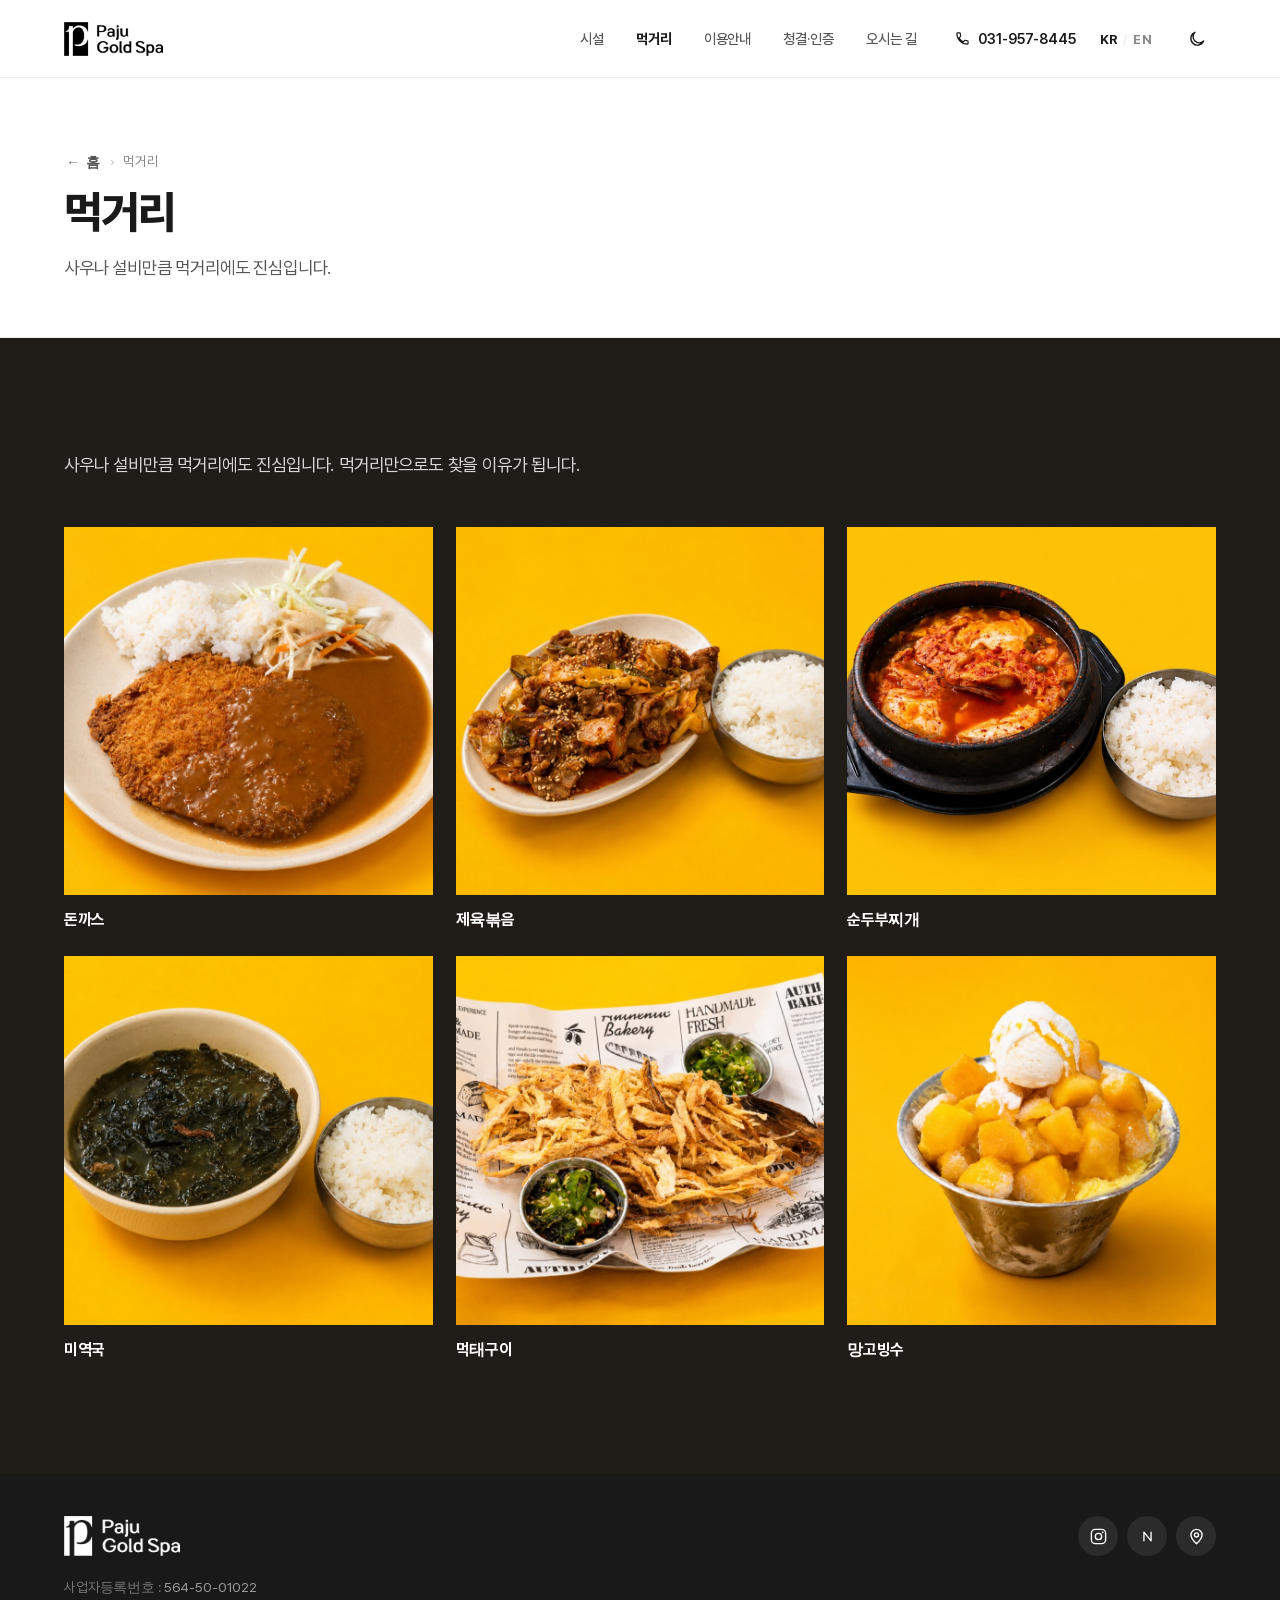
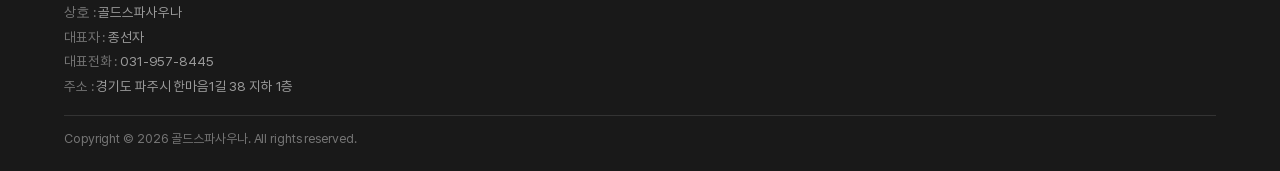
<file: food.html>
<!DOCTYPE html>
<html lang="ko">
<head>
<meta charset="utf-8">
<meta name="viewport" content="width=device-width, initial-scale=1">
<title>먹거리 — 파주 골드스파 | 사우나 밥·식혜·구운 계란</title>
<meta name="description" content="사우나 전후의 든든한 한 끼. 파주 골드스파의 식혜·구운 계란부터 밥도둑 밥까지, 먹거리에도 진심입니다.">
<meta name="author" content="골드스파 GoldSpa">
<meta name="robots" content="index, follow, max-image-preview:large">
<meta name="theme-color" content="#17130e">
<link rel="canonical" href="https://goldspa.co.kr/food.html">
<link rel="alternate" hreflang="ko" href="https://goldspa.co.kr/food.html">
<link rel="alternate" hreflang="en" href="https://goldspa.co.kr/en/food.html">
<link rel="alternate" hreflang="x-default" href="https://goldspa.co.kr/food.html">
<meta property="og:type" content="website">
<meta property="og:site_name" content="골드스파 GoldSpa">
<meta property="og:locale" content="ko_KR">
<meta property="og:title" content="먹거리 — 파주 골드스파 | 사우나 밥·식혜·구운 계란">
<meta property="og:description" content="사우나 전후의 든든한 한 끼. 파주 골드스파의 식혜·구운 계란부터 밥도둑 밥까지, 먹거리에도 진심입니다.">
<meta property="og:url" content="https://goldspa.co.kr/food.html">
<meta property="og:image" content="https://goldspa.co.kr/images/p067.jpg">
<meta name="twitter:card" content="summary_large_image">
<meta name="twitter:title" content="먹거리 — 파주 골드스파 | 사우나 밥·식혜·구운 계란">
<meta name="twitter:description" content="사우나 전후의 든든한 한 끼. 파주 골드스파의 식혜·구운 계란부터 밥도둑 밥까지, 먹거리에도 진심입니다.">
<meta name="twitter:image" content="https://goldspa.co.kr/images/p067.jpg">
<script>(function(){var d=document.documentElement;var t=null;try{t=localStorage.getItem('goldspa-theme');}catch(e){}d.setAttribute('data-theme',(t==='light'||t==='dark')?t:'light');})();</script>
<link rel="icon" type="image/png" href="images/favicon.png">
<link rel="apple-touch-icon" href="images/apple-touch-icon.png">
<link rel="stylesheet" href="assets/fonts.css">
<link rel="stylesheet" href="assets/style.css">
<script type="application/ld+json">
{"@context":"https://schema.org","@type":"BreadcrumbList","itemListElement":[
{"@type":"ListItem","position":1,"name":"홈","item":"https://goldspa.co.kr/"},
{"@type":"ListItem","position":2,"name":"먹거리","item":"https://goldspa.co.kr/food.html"}]}
</script>
<script type="application/ld+json">
{"@context":"https://schema.org","@type":"WebPage","name":"먹거리","description":"사우나 전후의 든든한 한 끼. 파주 골드스파의 식혜·구운 계란부터 밥도둑 밥까지, 먹거리에도 진심입니다.","url":"https://goldspa.co.kr/food.html","isPartOf":{"@type":"WebSite","name":"골드스파","url":"https://goldspa.co.kr/"},"about":{"@type":"HealthAndBeautyBusiness","name":"골드스파","telephone":"+82-31-957-8445","address":{"@type":"PostalAddress","streetAddress":"한마음1길 38 골드시티프라자 지하 1층","addressLocality":"파주시","addressRegion":"경기도","addressCountry":"KR"}}}
</script>
</head>
<body class="subpage">

<header id="hd">
  <div class="bar">
    <a href="index.html" class="logo" aria-label="파주 골드스파 홈"><img class="logo-w" src="images/logo-white.png" alt="파주 골드스파" width="99" height="34"><img class="logo-k" src="images/logo-black.png" alt="파주 골드스파" width="99" height="34"></a>
    <nav>
      <a href="facilities.html">시설</a>
      <a href="food.html" class="active">먹거리</a>
      <a href="guide.html">이용안내</a>
      <a href="trust.html">청결·인증</a>
      <a href="location.html">오시는 길</a>
    </nav>
    <a href="tel:031-957-8445" class="hcall">
      <svg viewBox="0 0 24 24"><path d="M6.6 10.8a15 15 0 0 0 6.6 6.6l2.2-2.2a1 1 0 0 1 1-.24 11 11 0 0 0 3.5.56 1 1 0 0 1 1 1V20a1 1 0 0 1-1 1A17 17 0 0 1 3 4a1 1 0 0 1 1-1h3.5a1 1 0 0 1 1 1 11 11 0 0 0 .56 3.5 1 1 0 0 1-.24 1z"/></svg>
      031-957-8445
    </a>
    <div class="langtoggle"><a aria-current="true">KR</a><a href="en/food.html" hreflang="en">EN</a></div>
    <button class="themetoggle" aria-label="라이트/다크 모드 전환" title="라이트/다크 전환"><svg class="ic-sun" viewBox="0 0 24 24"><circle cx="12" cy="12" r="4.2"/><path d="M12 2v2.5M12 19.5V22M4.2 4.2l1.8 1.8M18 18l1.8 1.8M2 12h2.5M19.5 12H22M4.2 19.8L6 18M18 6l1.8-1.8"/></svg><svg class="ic-moon" viewBox="0 0 24 24"><path d="M20 14.5A8 8 0 1 1 9.5 4a6.3 6.3 0 0 0 10.5 10.5z"/></svg></button><button class="navtoggle" aria-label="메뉴 열기" aria-expanded="false" aria-controls="mmenu"><span></span><span></span><span></span></button>
  </div>
</header>
<div class="mmenu" id="mmenu">
  <button class="mmenu-close" aria-label="메뉴 닫기"><svg viewBox="0 0 24 24"><path d="M6 6l12 12M18 6L6 18"/></svg></button>
  <nav>
      <a href="index.html">홈</a>
      <a href="facilities.html">시설</a>
      <a href="food.html" class="active">먹거리</a>
      <a href="guide.html">이용안내</a>
      <a href="trust.html">청결·인증</a>
      <a href="location.html">오시는 길</a>
  </nav>
  <div class="mmenu-lang"><a class="on">한국어</a><a href="en/food.html" hreflang="en">English</a></div>
  <a href="tel:031-957-8445" class="mmenu-call">
    <svg viewBox="0 0 24 24"><path d="M6.6 10.8a15 15 0 0 0 6.6 6.6l2.2-2.2a1 1 0 0 1 1-.24 11 11 0 0 0 3.5.56 1 1 0 0 1 1 1V20a1 1 0 0 1-1 1A17 17 0 0 1 3 4a1 1 0 0 1 1-1h3.5a1 1 0 0 1 1 1 11 11 0 0 0 .56 3.5 1 1 0 0 1-.24 1z"/></svg>
    031-957-8445
  </a>
</div>

<main>
<section class="page-hero">
  <div class="shell">
    <nav class="crumb" aria-label="위치"><a href="index.html">홈</a><span>›</span>먹거리</nav>
    <h1>먹거리</h1>
    <p class="lead">사우나 설비만큼 먹거리에도 진심입니다.</p>
  </div>
</section>

<!-- FOODS (DESSE-style carousel · 사진 추후 교체) -->
<section class="foods" id="food">
  <div class="shell">
    <div class="foods-head rise">
      <div class="fh-l"><span class="foods-kicker">FOODS</span><p>사우나 설비만큼 먹거리에도 진심입니다. 먹거리만으로도 찾을 이유가 됩니다.</p></div>
    </div>
    <div class="dish-grid rise">
      <figure class="dish"><img src="images/food/dish-katsu.jpg" loading="lazy" alt="돈까스 — 파주 골드스파 먹거리"><figcaption>돈까스</figcaption></figure>
      <figure class="dish"><img src="images/food/dish-jeyuk.jpg" loading="lazy" alt="제육볶음 — 파주 골드스파 먹거리"><figcaption>제육볶음</figcaption></figure>
      <figure class="dish"><img src="images/food/dish-sundubu.jpg" loading="lazy" alt="순두부찌개 — 파주 골드스파 먹거리"><figcaption>순두부찌개</figcaption></figure>
      <figure class="dish"><img src="images/food/dish-miyeokguk.jpg" loading="lazy" alt="미역국 — 파주 골드스파 먹거리"><figcaption>미역국</figcaption></figure>
      <figure class="dish"><img src="images/food/dish-meoktae.jpg" loading="lazy" alt="먹태구이 — 파주 골드스파 먹거리"><figcaption>먹태구이</figcaption></figure>
      <figure class="dish"><img src="images/food/dish-mango-bingsu.jpg" loading="lazy" alt="망고빙수 — 파주 골드스파 먹거리"><figcaption>망고빙수</figcaption></figure>
    </div>
  </div>
</section>
</main>

<footer>
  <div class="shell">
    <div class="foot-head">
      <a href="index.html" class="foot-logo"><img src="images/logo-white.png" alt="파주 골드스파"></a>
      <div class="foot-social"><a class="foot-sns" href="https://www.instagram.com/goldspa_paju/" target="_blank" rel="noopener" aria-label="인스타그램 @goldspa_paju"><svg viewBox="0 0 24 24"><rect x="3" y="3" width="18" height="18" rx="5"/><circle cx="12" cy="12" r="4"/><circle cx="17.3" cy="6.7" r="1.1" fill="currentColor" stroke="none"/></svg></a><a class="foot-sns" href="https://map.naver.com/p/entry/place/1338214327" target="_blank" rel="noopener" aria-label="네이버 플레이스"><svg viewBox="0 0 24 24" stroke-linecap="round" stroke-linejoin="round"><path d="M7.5 17.5V6.5L16.5 17.5V6.5"/></svg></a><a class="foot-sns" href="https://www.google.com/maps/place/%EA%B3%A8%EB%93%9C%EC%8A%A4%ED%8C%8C%EC%82%AC%EC%9A%B0%EB%82%98/data=!3m1!4b1!4m6!3m5!1s0x357c8df21c914cfd:0x1ee3e57d7704f111!8m2!3d37.7569828!4d126.771031!16s%2Fg%2F1tgftk48" target="_blank" rel="noopener" aria-label="구글 지도"><svg viewBox="0 0 24 24"><path d="M12 21s7-6.2 7-11a7 7 0 1 0-14 0c0 4.8 7 11 7 11z"/><circle cx="12" cy="10" r="2.6"/></svg></a></div>
    </div>
    <div class="foot-biz">
      <span><i>사업자등록번호</i> 564-50-01022</span>
      <span><i>상호</i> 골드스파사우나</span>
      <span><i>대표자</i> 종선자</span>
      <span><i>대표전화</i> <a href="tel:031-957-8445">031-957-8445</a></span>
      <span><i>주소</i> 경기도 파주시 한마음1길 38 지하 1층</span>
    </div>
    <div class="foot-bot"><span>Copyright © 2026 골드스파사우나. All rights reserved.</span></div>
  </div>
</footer>
<script src="assets/app.js" defer></script>
</body>
</html>
</file>
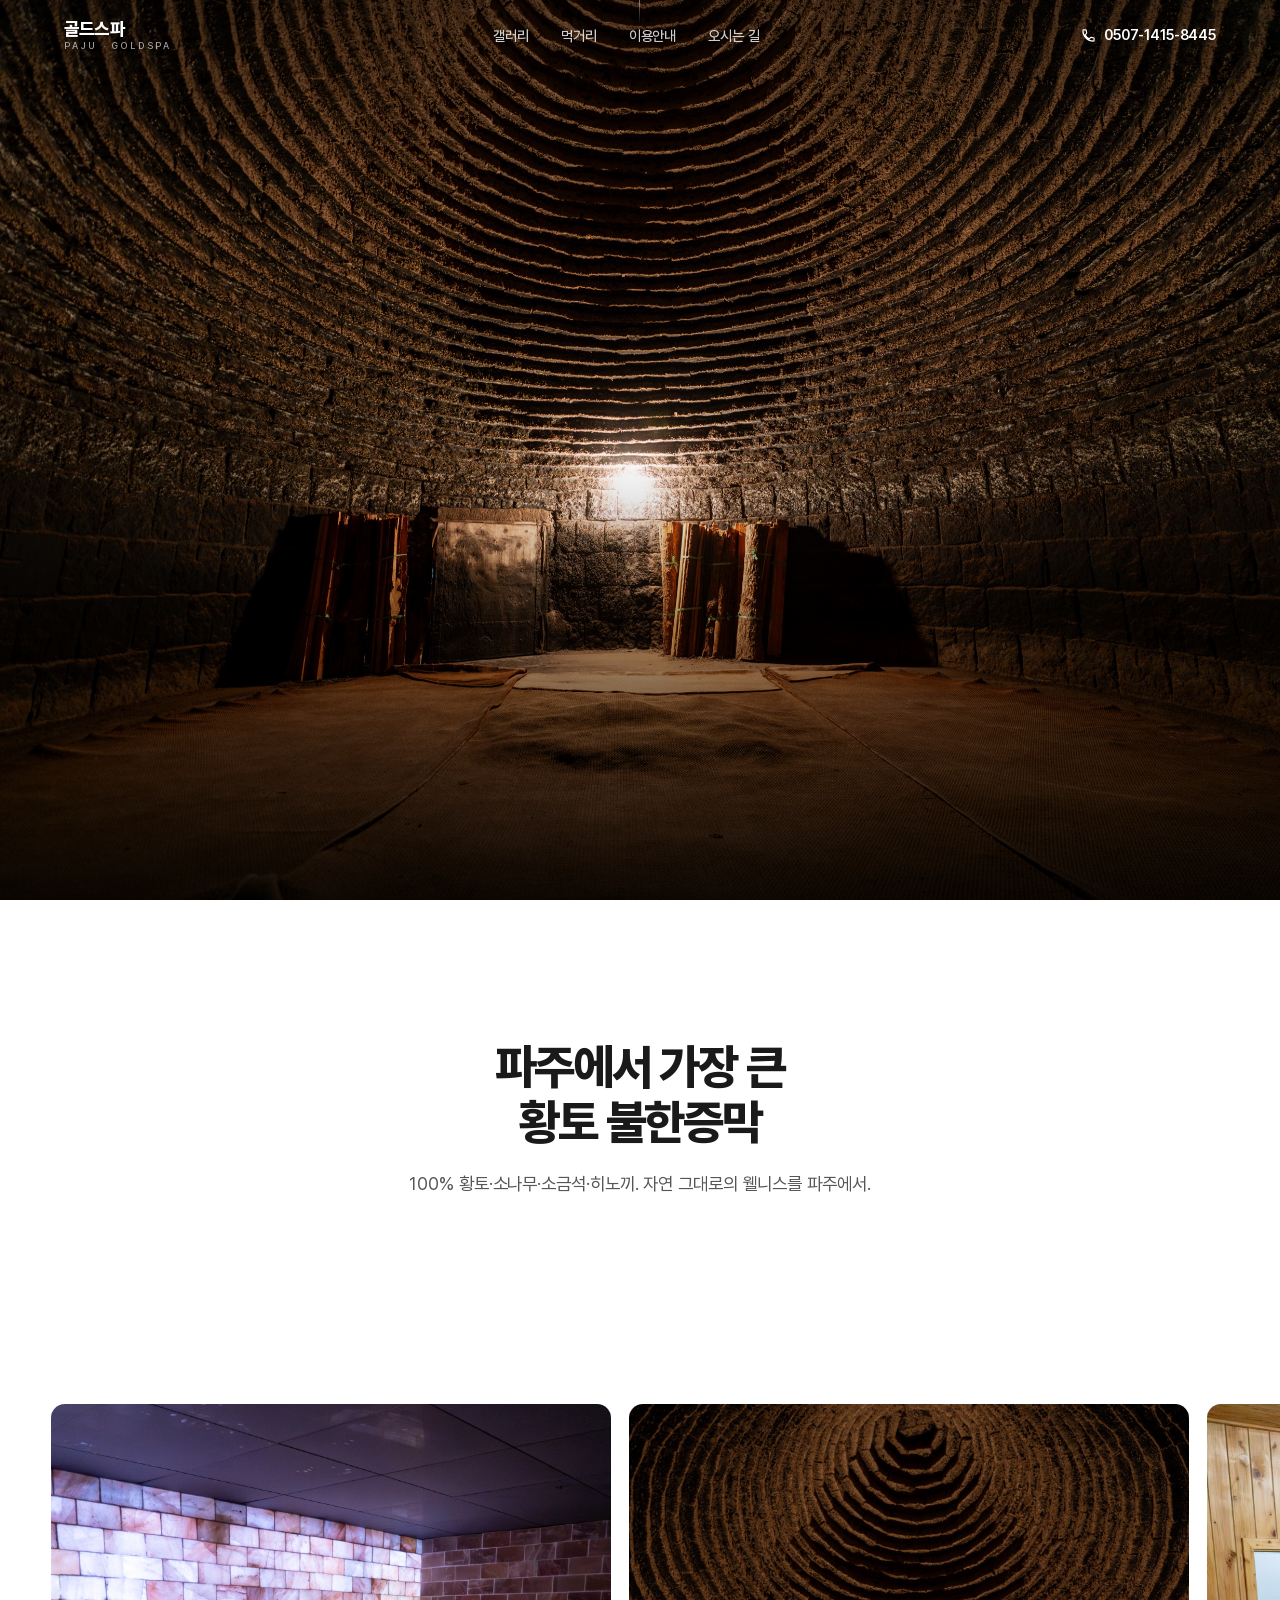
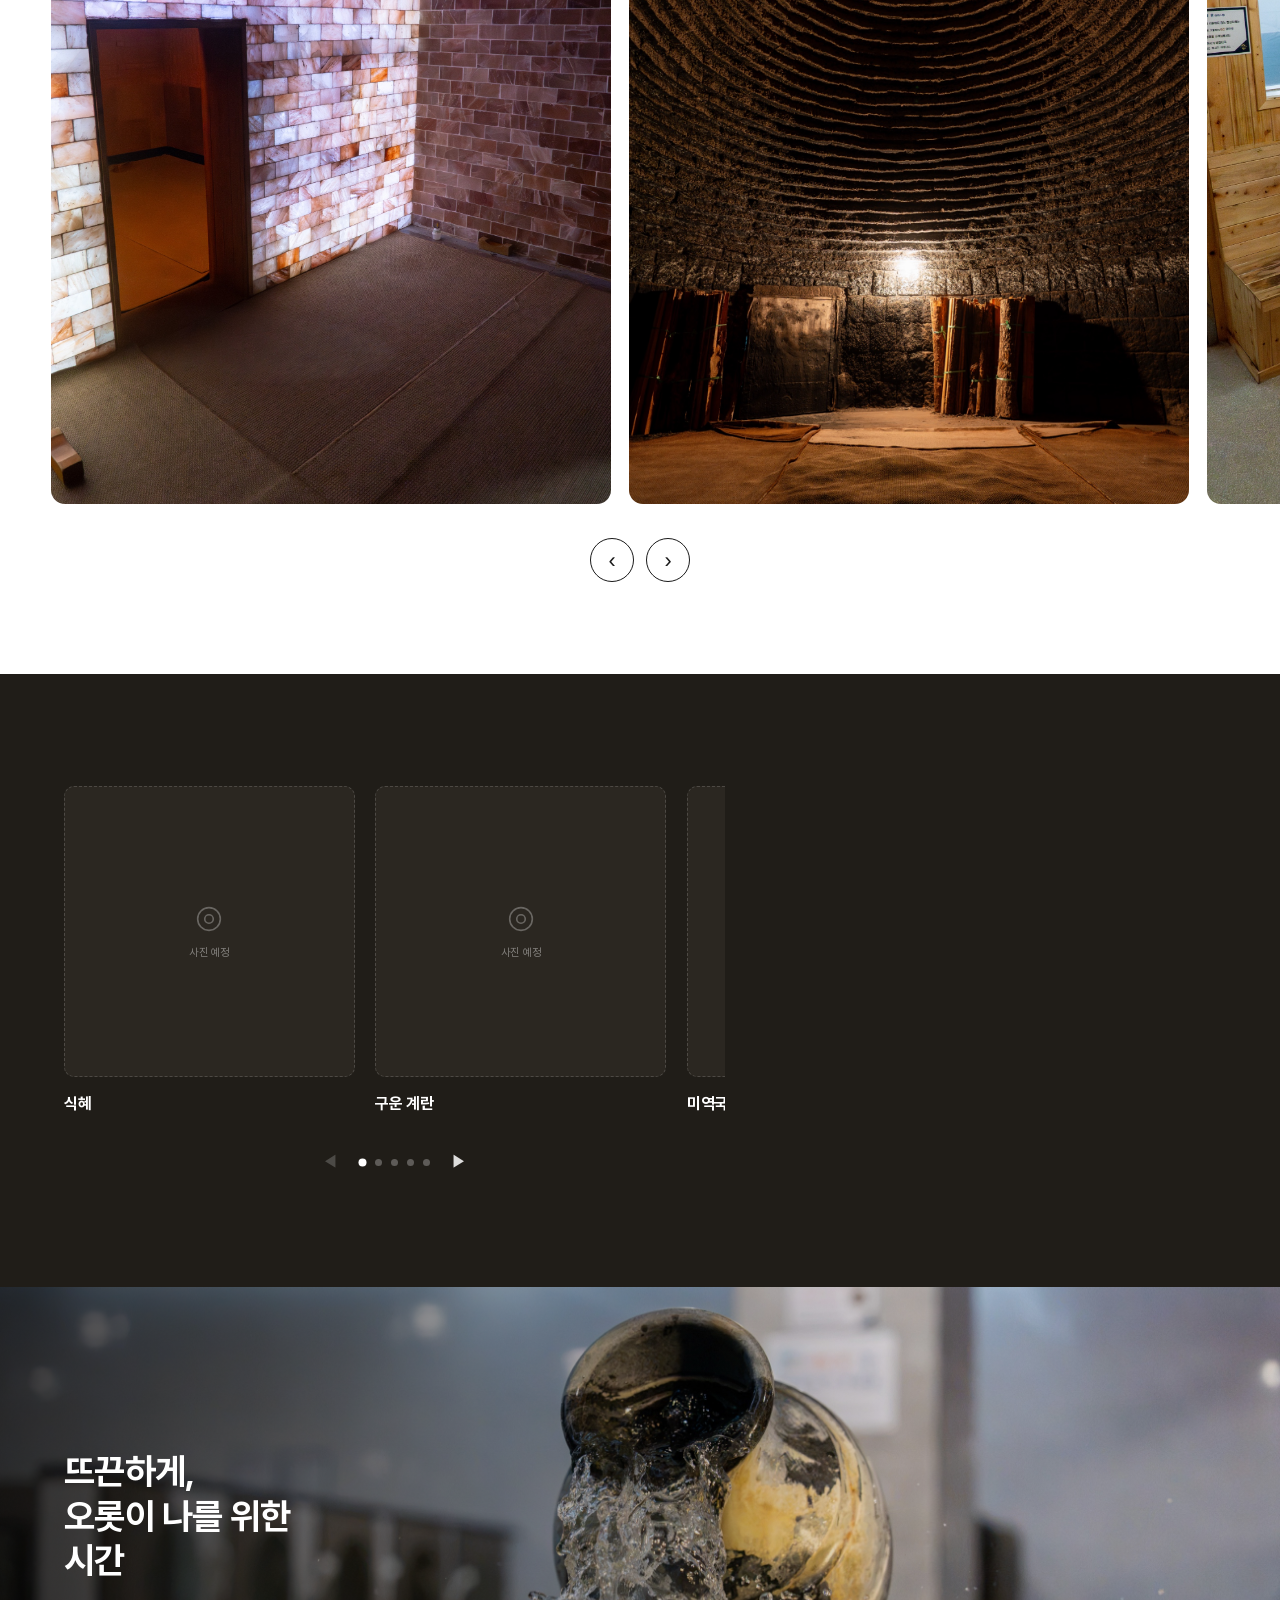
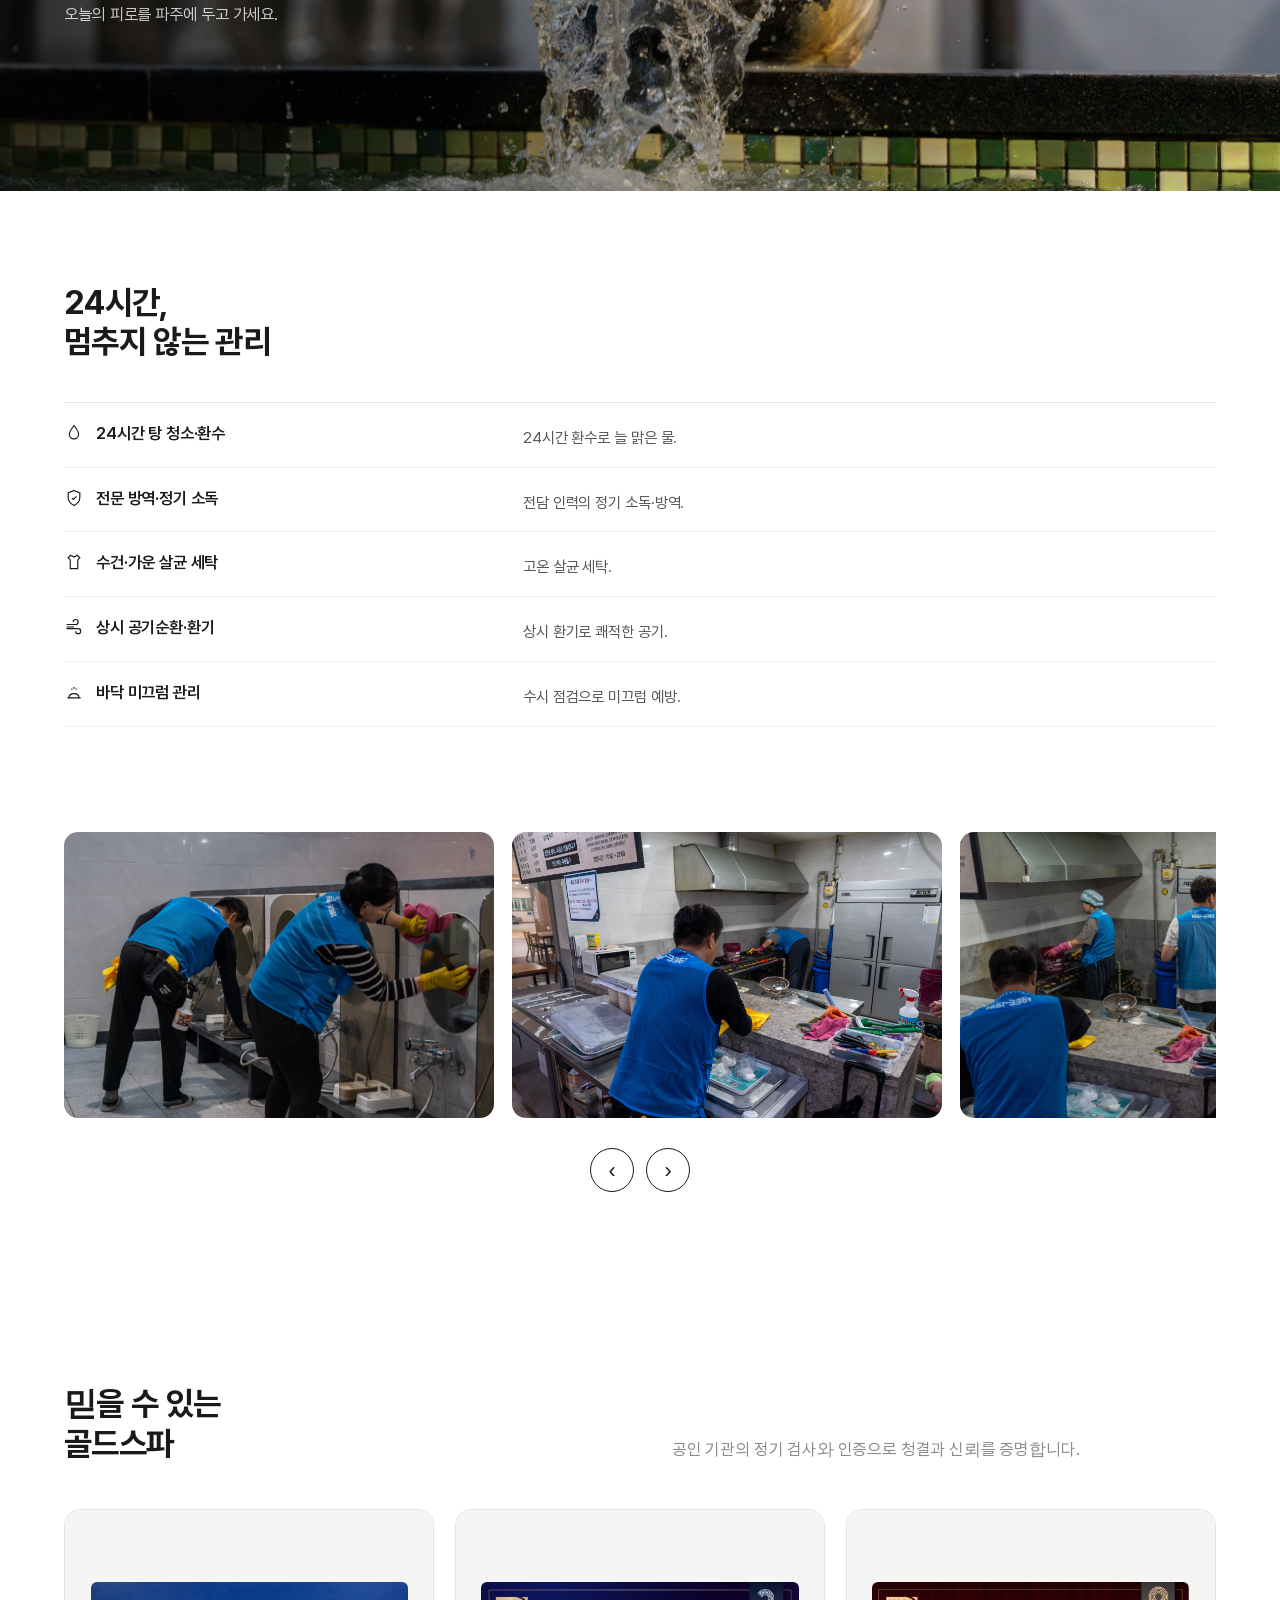
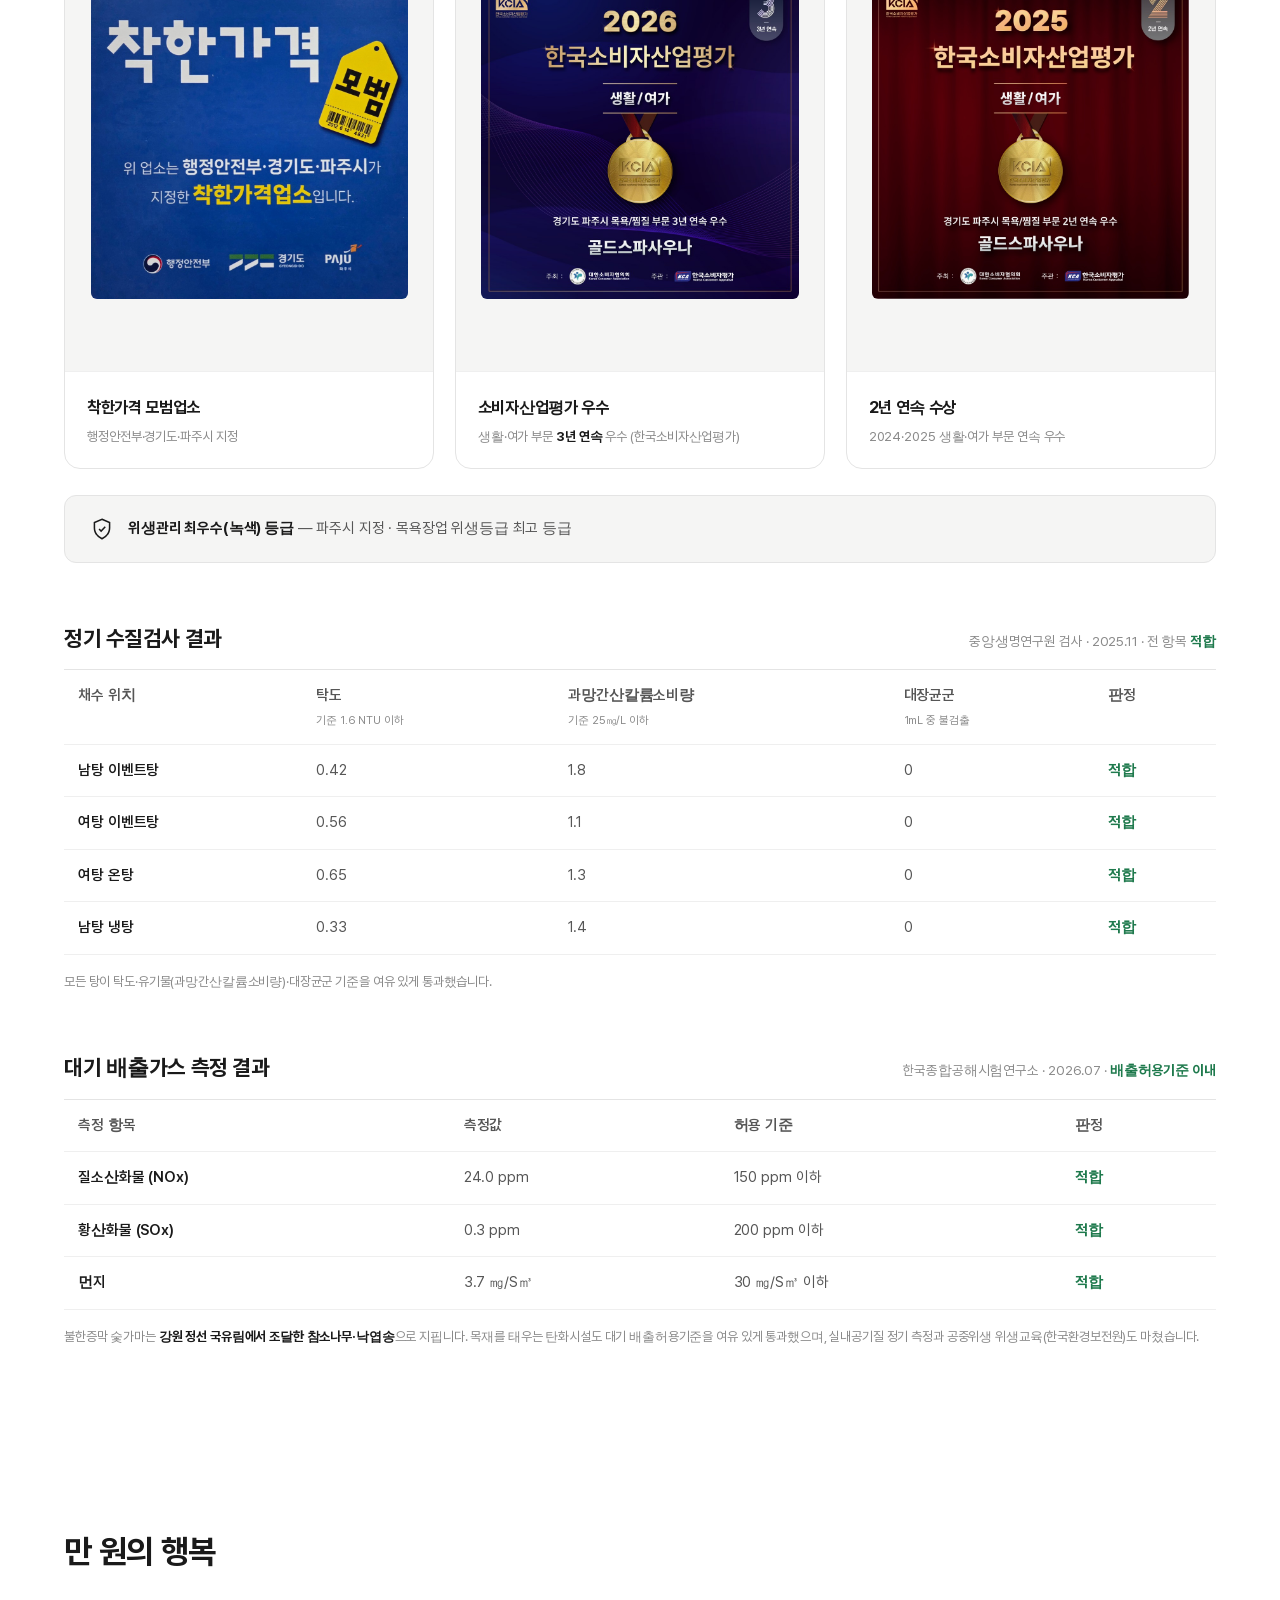
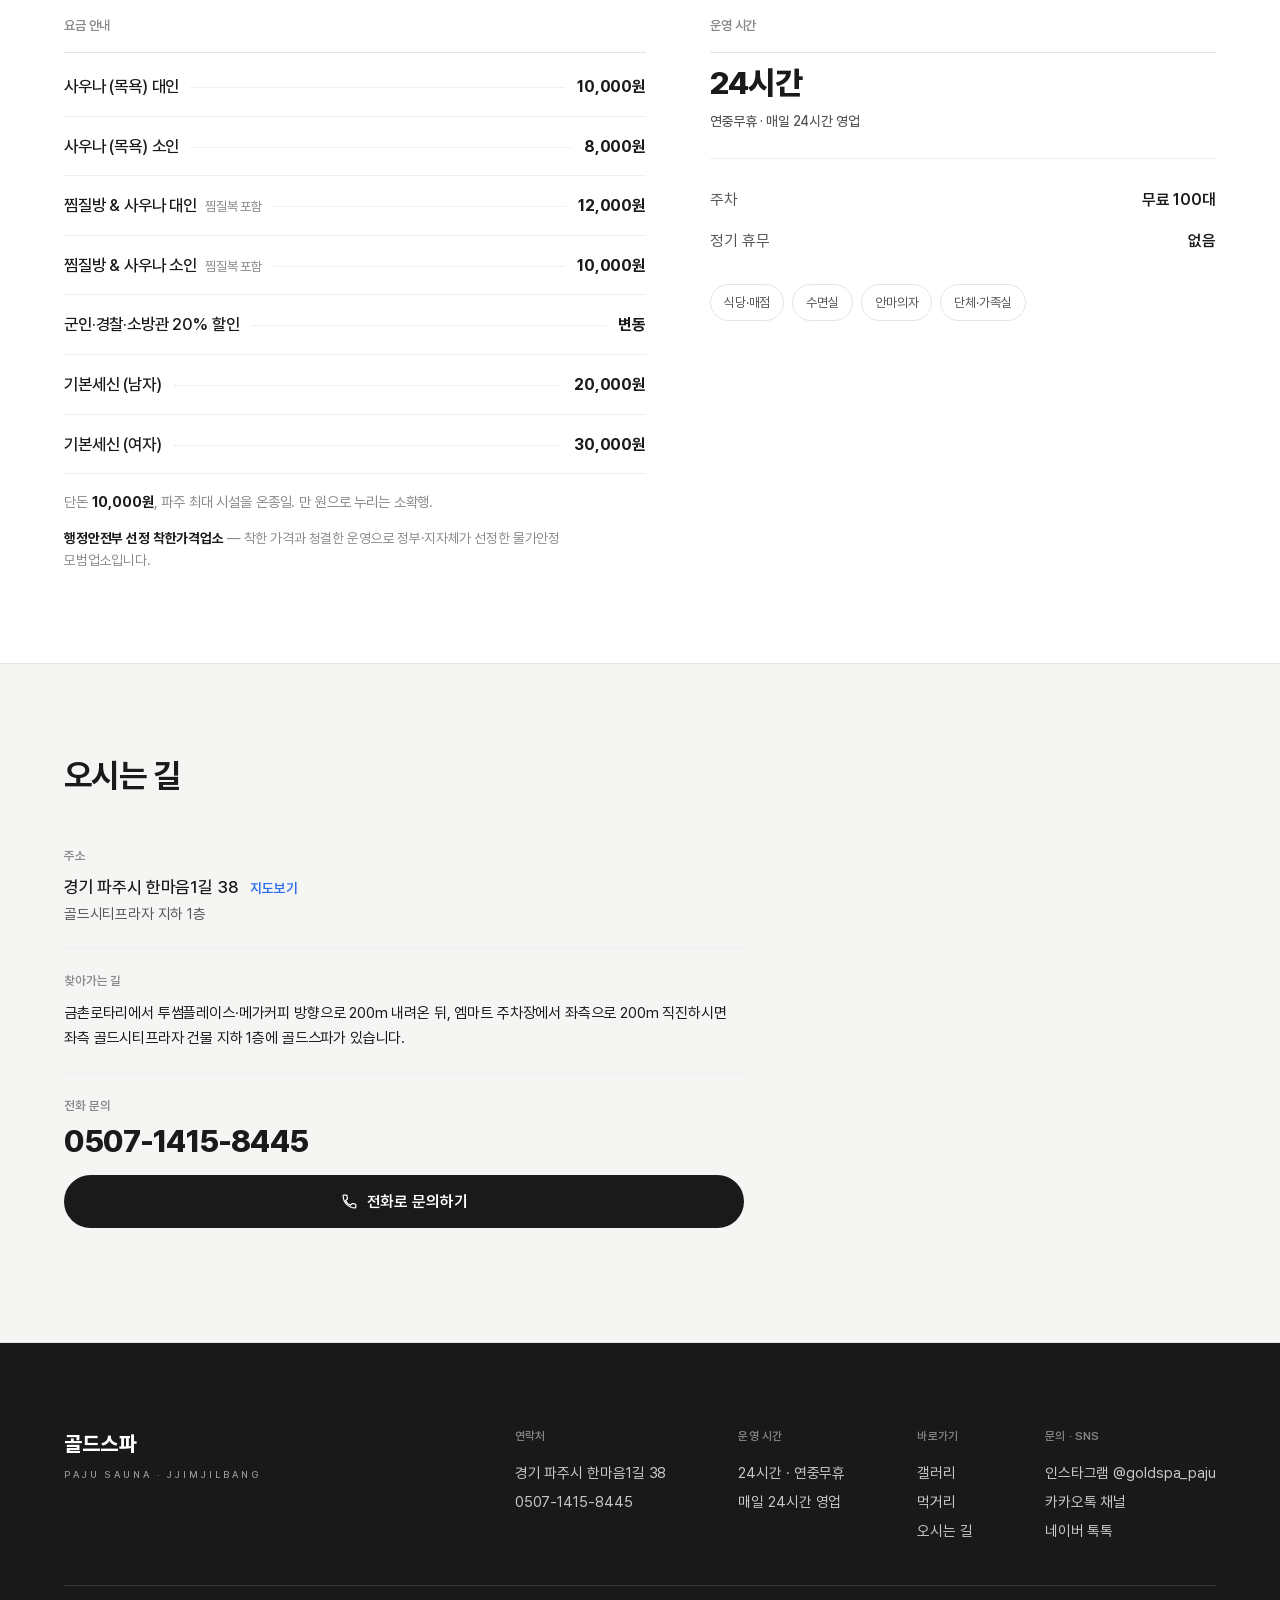
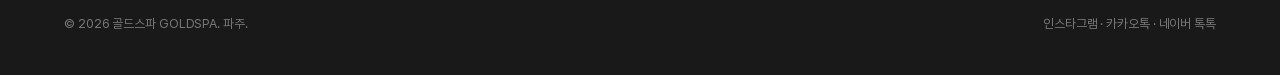
<file: goldspa-single-archive.html>
<!DOCTYPE html>
<html lang="ko">
<head>
<meta charset="utf-8">
<meta name="viewport" content="width=device-width, initial-scale=1">
<title>골드스파 — 파주 사우나·찜질방·황토 불한증막 | 24시간 연중무휴</title>
<meta name="description" content="파주에서 가장 큰 황토 불한증막·찜질방·사우나 골드스파. 100% 황토·소나무·소금석·히노끼로 지은 웰니스 공간, 24시간 연중무휴 운영, 만 원의 행복 착한가격업소. 경기 파주시 한마음1길 38(골드시티프라자 지하 1층).">
<meta name="keywords" content="파주 사우나, 파주 찜질방, 파주 불한증막, 파주 황토방, 파주 목욕탕, 골드스파, 파주 사우나 추천, 파주 24시간 사우나, 파주 세신">
<meta name="author" content="골드스파 GoldSpa">
<meta name="robots" content="index, follow, max-image-preview:large">
<meta name="theme-color" content="#17130e">
<link rel="canonical" href="https://goldspa-paju.co.kr/">
<meta name="geo.region" content="KR-41">
<meta name="geo.placename" content="경기도 파주시">
<meta name="geo.position" content="37.7569628;126.7711865">
<meta name="ICBM" content="37.7569628, 126.7711865">
<!-- Open Graph -->
<meta property="og:type" content="business.business">
<meta property="og:site_name" content="골드스파 GoldSpa">
<meta property="og:locale" content="ko_KR">
<meta property="og:title" content="골드스파 — 파주 사우나·찜질방·황토 불한증막">
<meta property="og:description" content="파주에서 가장 큰 황토 불한증막. 24시간 연중무휴, 만 원의 행복 착한가격업소. 경기 파주시 한마음1길 38.">
<meta property="og:url" content="https://goldspa-paju.co.kr/">
<meta property="og:image" content="https://goldspa-paju.co.kr/images/p007.jpg">
<meta property="business:contact_data:street_address" content="경기 파주시 한마음1길 38">
<meta property="business:contact_data:locality" content="파주시">
<meta property="business:contact_data:region" content="경기도">
<meta property="business:contact_data:country_name" content="대한민국">
<meta property="business:contact_data:phone_number" content="+82-507-1415-8445">
<!-- Twitter -->
<meta name="twitter:card" content="summary_large_image">
<meta name="twitter:title" content="골드스파 — 파주 사우나·찜질방·황토 불한증막">
<meta name="twitter:description" content="파주에서 가장 큰 황토 불한증막. 24시간 연중무휴, 만 원의 행복 착한가격.">
<meta name="twitter:image" content="https://goldspa-paju.co.kr/images/p007.jpg">
<script type="application/ld+json">
{
  "@context": "https://schema.org",
  "@type": ["DaySpa", "HealthAndBeautyBusiness"],
  "name": "골드스파",
  "alternateName": ["GoldSpa", "파주 골드스파"],
  "description": "파주에서 가장 큰 황토 불한증막·찜질방·사우나. 100% 황토·소나무·소금석·히노끼로 지었으며, 불한증막 숯가마는 강원 정선 국유림에서 조달한 참소나무·낙엽송으로 지핍니다. 24시간 연중무휴 운영하며, 정기 수질·대기 검사 전 항목 적합, 행정안전부 선정 착한가격업소입니다.",
  "url": "https://goldspa-paju.co.kr/",
  "telephone": "+82-507-1415-8445",
  "image": [
    "https://goldspa-paju.co.kr/images/p007.jpg",
    "https://goldspa-paju.co.kr/images/p057.jpg",
    "https://goldspa-paju.co.kr/images/p055.jpg"
  ],
  "address": {
    "@type": "PostalAddress",
    "streetAddress": "한마음1길 38 골드시티프라자 지하 1층",
    "addressLocality": "파주시",
    "addressRegion": "경기도",
    "postalCode": "10911",
    "addressCountry": "KR"
  },
  "geo": {
    "@type": "GeoCoordinates",
    "latitude": 37.7569628,
    "longitude": 126.7711865
  },
  "hasMap": "https://map.naver.com/p/entry/place/1338214327",
  "openingHoursSpecification": {
    "@type": "OpeningHoursSpecification",
    "dayOfWeek": ["Monday", "Tuesday", "Wednesday", "Thursday", "Friday", "Saturday", "Sunday"],
    "opens": "00:00",
    "closes": "23:59"
  },
  "priceRange": "₩₩",
  "currenciesAccepted": "KRW",
  "paymentAccepted": "현금, 카드",
  "award": [
    "행정안전부·경기도·파주시 선정 착한가격 모범업소",
    "한국소비자산업평가 생활·여가 부문 3년 연속 우수 (2024·2025·2026)",
    "파주시 지정 목욕장업 위생관리 최우수(녹색) 등급"
  ],
  "hasCertification": [
    {
      "@type": "Certification",
      "name": "정기 수질검사 적합",
      "certificationIdentification": "WR25111000059",
      "issuedBy": {"@type": "Organization", "name": "중앙생명연구원"},
      "about": "목욕장 욕조수 수질검사 — 탁도·과망간산칼륨소비량·대장균군 전 항목 기준 적합"
    },
    {
      "@type": "Certification",
      "name": "대기 배출가스 측정 배출허용기준 이내",
      "issuedBy": {"@type": "Organization", "name": "한국종합공해시험연구소"},
      "about": "불한증막 숯가마(탄화시설) 배출가스 측정 — 질소산화물 24.0ppm(기준 150 이하)·황산화물 0.3ppm(기준 200 이하)·먼지 3.7㎎/S㎥(기준 30 이하), 배출허용기준 이내"
    }
  ],
  "amenityFeature": [
    {"@type": "LocationFeatureSpecification", "name": "황토 불한증막", "value": true},
    {"@type": "LocationFeatureSpecification", "name": "찜질방", "value": true},
    {"@type": "LocationFeatureSpecification", "name": "사우나·대욕장", "value": true},
    {"@type": "LocationFeatureSpecification", "name": "히노끼·편백탕", "value": true},
    {"@type": "LocationFeatureSpecification", "name": "소금방·소금동굴", "value": true},
    {"@type": "LocationFeatureSpecification", "name": "세신", "value": true},
    {"@type": "LocationFeatureSpecification", "name": "식당·매점", "value": true},
    {"@type": "LocationFeatureSpecification", "name": "24시간 운영", "value": true}
  ],
  "makesOffer": [
    {"@type": "Offer", "name": "사우나(목욕) 대인", "price": "10000", "priceCurrency": "KRW"},
    {"@type": "Offer", "name": "사우나(목욕) 소인", "price": "8000", "priceCurrency": "KRW"},
    {"@type": "Offer", "name": "찜질방＋사우나 대인 (찜질복 포함)", "price": "12000", "priceCurrency": "KRW"},
    {"@type": "Offer", "name": "찜질방＋사우나 소인 (찜질복 포함)", "price": "10000", "priceCurrency": "KRW"},
    {"@type": "Offer", "name": "기본 세신 (남)", "price": "20000", "priceCurrency": "KRW"},
    {"@type": "Offer", "name": "기본 세신 (여)", "price": "30000", "priceCurrency": "KRW"}
  ]
}
</script>
<style>
@font-face{font-family:'Pretendard';font-style:normal;font-weight:400;font-display:swap;src:url([data-uri]) format('woff2')}
@font-face{font-family:'Pretendard';font-style:normal;font-weight:500;font-display:swap;src:url([data-uri]) format('woff2')}
@font-face{font-family:'Pretendard';font-style:normal;font-weight:600;font-display:swap;src:url([data-uri]) format('woff2')}
@font-face{font-family:'Pretendard';font-style:normal;font-weight:700;font-display:swap;src:url([data-uri]) format('woff2')}
@font-face{font-family:'Pretendard';font-style:normal;font-weight:800;font-display:swap;src:url([data-uri]) format('woff2')}













































































:root{
  --paper:#FFFFFF; --ink:#1A1A1A; --body:#565656; --muted:#8A8A8A;
  --line:#E4E4E4; --line-soft:#EFEFEF; --panel:#F5F5F4;
  --hero:#191919; --hero-line:#333333;
  --ease-out:cubic-bezier(.23,1,.32,1);
  --ease-io:cubic-bezier(.77,0,.175,1);
  --maxw:1280px; --pad:clamp(22px,5vw,72px);
}
@media (prefers-color-scheme:dark){
  :root{
    --paper:#121212; --ink:#F2F2F2; --body:#ADADAD; --muted:#767676;
    --line:#2A2A2A; --line-soft:#202020; --panel:#1A1A1A;
    --hero:#0D0D0D; --hero-line:#2c2c2c;
  }
}
:root[data-theme="light"]{
  --paper:#FFFFFF; --ink:#1A1A1A; --body:#565656; --muted:#8A8A8A;
  --line:#E4E4E4; --line-soft:#EFEFEF; --panel:#F5F5F4; --hero:#191919; --hero-line:#333333;
}
:root[data-theme="dark"]{
  --paper:#121212; --ink:#F2F2F2; --body:#ADADAD; --muted:#767676;
  --line:#2A2A2A; --line-soft:#202020; --panel:#1A1A1A; --hero:#0D0D0D; --hero-line:#2c2c2c;
}

*{box-sizing:border-box;margin:0;padding:0}
html{scroll-behavior:smooth;-webkit-text-size-adjust:100%}
body{
  font-family:'Pretendard',-apple-system,BlinkMacSystemFont,'Apple SD Gothic Neo','Malgun Gothic',sans-serif;
  background:var(--paper);color:var(--body);
  -webkit-font-smoothing:antialiased;text-rendering:optimizeLegibility;
  line-height:1.6;letter-spacing:-0.006em;overflow-x:hidden;font-size:16px;
}
img{max-width:100%;display:block}
a{color:inherit;text-decoration:none}
::selection{background:var(--ink);color:var(--paper)}
h1,h2,h3,h4{color:var(--ink);font-weight:700;text-wrap:balance}

.shell{max-width:var(--maxw);margin:0 auto;padding-left:var(--pad);padding-right:var(--pad)}

/* type helpers */
.display{font-size:clamp(1.5rem,2.6vw,2.05rem);line-height:1.18;letter-spacing:-0.02em;font-weight:700}
.figure{font-weight:800;letter-spacing:-0.04em;font-variant-numeric:tabular-nums;color:var(--ink);line-height:.95}
.kicker{font-size:.8rem;font-weight:600;color:var(--muted);letter-spacing:0;display:inline-block}
.lead{font-size:clamp(.98rem,1.1vw,1.08rem);color:var(--body);line-height:1.6;max-width:44ch}

/* buttons — Emil: press feedback, custom ease */
.btn{
  --bg:var(--ink);--fg:var(--paper);
  display:inline-flex;align-items:center;gap:9px;font-weight:600;font-size:.98rem;letter-spacing:-0.01em;
  padding:14px 24px;border-radius:100px;background:var(--bg);color:var(--fg);cursor:pointer;
  transition:transform 160ms var(--ease-out),opacity 160ms var(--ease-out),background 200ms var(--ease-out);
}
.btn svg{width:17px;height:17px;stroke:currentColor;fill:none;stroke-width:1.7}
.btn:active{transform:scale(.97)}
.btn.ghost{background:transparent;color:var(--fg);border:1px solid color-mix(in srgb,currentColor 40%,transparent)}
@media (hover:hover) and (pointer:fine){
  .btn:hover{opacity:.9}
  .btn.ghost:hover{background:color-mix(in srgb,currentColor 12%,transparent);opacity:1}
}

/* ---------- preview strip ---------- */
.preview{background:var(--ink);color:var(--paper);font-size:.74rem;letter-spacing:.01em;text-align:center;padding:7px 16px;font-weight:500}
.preview b{font-weight:700}

/* ---------- header (translucent glass, Apple materials) ---------- */
header{position:fixed;inset:0 0 auto 0;z-index:50;transition:padding .35s var(--ease-out)}
header::before{
  content:"";position:absolute;inset:0;opacity:0;transition:opacity .35s var(--ease-out);
  background:color-mix(in srgb,var(--paper) 88%,transparent);
  backdrop-filter:blur(16px) saturate(150%);-webkit-backdrop-filter:blur(16px) saturate(150%);
  border-bottom:1px solid var(--line-soft);
}
header.scrolled::before{opacity:1}
header .bar{position:relative;display:flex;align-items:center;justify-content:space-between;gap:24px;
  max-width:var(--maxw);margin:0 auto;padding:20px var(--pad);transition:padding .35s var(--ease-out)}
header.scrolled .bar{padding-top:13px;padding-bottom:13px}
.logo{font-weight:800;font-size:1.12rem;letter-spacing:.01em;color:#fff;transition:color .35s var(--ease-out);line-height:1}
.logo b{font-weight:800}
.logo small{display:block;font-weight:500;font-size:.58rem;letter-spacing:.3em;opacity:.62;margin-top:3px}
nav{display:flex;gap:32px}
nav a{font-size:.9rem;font-weight:500;color:rgba(255,255,255,.8);transition:color .2s}
.hcall{font-size:.88rem;font-weight:600;color:#fff;display:inline-flex;align-items:center;gap:8px;letter-spacing:-0.01em}
.hcall svg{width:15px;height:15px;stroke:currentColor;fill:none;stroke-width:1.8}
header.scrolled .logo{color:var(--ink)}
header.scrolled nav a{color:var(--body)}
header.scrolled .hcall{color:var(--ink)}
@media (hover:hover){nav a:hover{color:#fff}header.scrolled nav a:hover{color:var(--ink)}}

/* mobile hamburger + menu */
.navtoggle{display:none;flex-direction:column;justify-content:center;gap:6px;width:38px;height:38px;padding:7px;background:none;border:0;cursor:pointer;position:relative;z-index:60}
.navtoggle span{display:block;height:2px;width:24px;background:#fff;border-radius:2px;transition:transform .32s var(--ease-out),opacity .2s,background .35s var(--ease-out)}
header.scrolled .navtoggle span{background:var(--ink)}
.navtoggle.open span{background:var(--ink)}
.navtoggle.open span:nth-child(1){transform:translateY(8px) rotate(45deg)}
.navtoggle.open span:nth-child(2){opacity:0}
.navtoggle.open span:nth-child(3){transform:translateY(-8px) rotate(-45deg)}
.mmenu{position:fixed;inset:0;z-index:55;background:var(--paper);display:flex;flex-direction:column;align-items:center;justify-content:center;gap:4px;padding:40px;opacity:0;visibility:hidden;pointer-events:none;transition:opacity .4s var(--ease-out),visibility .4s}
.mmenu.open{opacity:1;visibility:visible;pointer-events:auto}
.mmenu nav{display:flex;flex-direction:column;align-items:center;gap:2px}
.mmenu nav a{color:var(--ink);font-size:1.7rem;font-weight:700;letter-spacing:-0.03em;padding:15px 20px}
.mmenu-call{margin-top:30px;display:inline-flex;align-items:center;gap:9px;color:var(--ink);font-size:1.12rem;font-weight:700;letter-spacing:-0.01em}
.mmenu-call svg{width:17px;height:17px;stroke:currentColor;fill:none;stroke-width:1.8}

/* ---------- hero ---------- */
.hero{position:relative;min-height:100svh;background:var(--hero);color:#fff;display:flex;flex-direction:column;overflow:hidden}
.hero-media{position:absolute;inset:0}
.hero-media .plabel{position:absolute;inset:0;display:flex;align-items:center;justify-content:center;
  color:rgba(255,255,255,.28);font-size:.82rem;font-weight:500;text-align:center;line-height:1.6;padding:24px}
.hero-media .plabel svg{width:40px;height:40px;stroke:rgba(255,255,255,.28);fill:none;stroke-width:1.2;display:block;margin:0 auto 14px}
.hero-media::after{content:"";position:absolute;inset:0;
  background:linear-gradient(180deg,rgba(0,0,0,.42) 0%,transparent 26%,transparent 50%,rgba(0,0,0,.86) 100%)}
.hero-top{position:relative;z-index:2;display:flex;justify-content:space-between;gap:16px;
  padding:112px var(--pad) 0;max-width:var(--maxw);margin:0 auto;width:100%;
  font-size:.8rem;color:rgba(255,255,255,.6);letter-spacing:.02em}
.hero-top span{display:inline-flex;gap:8px;align-items:center}
.hero-body{position:relative;z-index:2;margin-top:auto;padding:0 var(--pad) clamp(52px,9vh,104px);max-width:var(--maxw);
  margin-left:auto;margin-right:auto;width:100%}
.hero h1{color:#fff;font-weight:700;letter-spacing:-0.022em;line-height:1.14;font-size:clamp(1.95rem,4.4vw,3.15rem);max-width:19ch}
.hero .sub{margin-top:18px;font-size:clamp(.98rem,1.2vw,1.12rem);color:rgba(255,255,255,.82);max-width:34ch;line-height:1.56;font-weight:400}
.hero-cta{display:flex;gap:12px;margin-top:28px;flex-wrap:wrap}
.hero .btn{--bg:#fff;--fg:var(--hero)}
.hero .btn.ghost{--fg:#fff}
.cue{position:relative;z-index:2;align-self:center;margin-top:-30px;margin-bottom:20px;
  color:rgba(255,255,255,.5);font-size:.62rem;letter-spacing:.26em;display:flex;flex-direction:column;align-items:center;gap:8px}
.cue i{width:1px;height:30px;background:linear-gradient(rgba(255,255,255,.55),transparent);transform-origin:top;animation:cue 2.4s var(--ease-out) infinite}
@keyframes cue{0%,100%{transform:scaleY(0)}40%,60%{transform:scaleY(1)}}

/* ---------- section rhythm (deliberately varied) ---------- */
section{position:relative}
.pt-xl{padding-top:clamp(56px,8vw,92px)}
.pt-lg{padding-top:clamp(44px,6vw,66px)}
.pb-xl{padding-bottom:clamp(56px,8vw,92px)}
.pb-lg{padding-bottom:clamp(44px,6vw,66px)}

/* ---------- 2. brand statement (asymmetric, no cards) ---------- */
.brand .grid{display:grid;grid-template-columns:1.35fr 1fr;gap:clamp(28px,6vw,80px);align-items:end}
.brand h2{font-size:clamp(1.5rem,2.6vw,2.05rem);line-height:1.2;letter-spacing:-0.02em}
.brand .grid p{color:var(--body);font-size:1.02rem;line-height:1.6;padding-bottom:6px}
.figrow{display:flex;margin-top:clamp(32px,5vw,52px);border-top:1px solid var(--line)}
.figrow .cell{flex:1;padding:20px 4px 0;border-right:1px solid var(--line)}
.figrow .cell:last-child{border-right:0}
.figrow .n{font-size:clamp(1.65rem,3vw,2.3rem)}
.figrow .n small{font-size:.32em;font-weight:700;margin-left:.15em;letter-spacing:0}
.figrow .l{margin-top:12px;font-size:.9rem;color:var(--muted);letter-spacing:-0.01em}

/* ---------- 2b. sauna signature ---------- */
.sauna .grid2{display:grid;grid-template-columns:1fr 1.02fr;gap:clamp(28px,5vw,76px);align-items:center}
.sauna-media.shot{aspect-ratio:4/5;border-radius:6px}
.sauna-copy .kicker{color:var(--muted)}
.sauna-copy h2{font-size:clamp(1.55rem,2.8vw,2.2rem);line-height:1.16;letter-spacing:-0.02em;margin-top:12px}
.sauna-copy p{margin-top:18px;color:var(--body);font-size:1.02rem;line-height:1.62;max-width:42ch}
.matrow{margin-top:26px;display:flex;border-top:1px solid var(--line)}
.matrow .m{flex:1;padding:18px 4px 0;border-right:1px solid var(--line)}
.matrow .m:last-child{border-right:0}
.matrow .m .mv{font-size:clamp(1.35rem,2.3vw,1.85rem);font-weight:800;color:var(--ink);letter-spacing:-0.02em;line-height:1;font-variant-numeric:tabular-nums}
.matrow .m .mv small{font-size:.42em;font-weight:700;margin-left:.12em}
.matrow .m .ml{margin-top:11px;font-size:.86rem;color:var(--muted)}

/* ---------- 3. facilities (editorial, uneven grid) ---------- */
.fac-intro{display:grid;grid-template-columns:1.1fr 1fr;gap:clamp(24px,5vw,72px);align-items:end;margin-bottom:clamp(26px,4vw,42px)}
.fac-intro h2{font-size:clamp(1.5rem,2.6vw,2.05rem);line-height:1.2;letter-spacing:-0.02em}
.fac-grid{display:flex;gap:14px;overflow-x:auto;scroll-snap-type:x mandatory;padding-bottom:8px;
  margin-right:calc(-1*var(--pad));scrollbar-width:thin;scrollbar-color:var(--line) transparent}
.fac-grid::-webkit-scrollbar{height:6px}
.fac-grid::-webkit-scrollbar-thumb{background:var(--line);border-radius:10px}
.fac-grid .item{flex:0 0 clamp(200px,58vw,268px);scroll-snap-align:start}
.fac-grid .item:last-child{margin-right:var(--pad)}
.shot{position:relative;overflow:hidden;background:var(--panel);border-radius:8px}
.shot .plabel{position:absolute;inset:0;display:flex;flex-direction:column;align-items:center;justify-content:center;
  gap:9px;color:var(--muted);font-size:.8rem;font-weight:500;text-align:center;padding:16px}
.shot .plabel svg{width:26px;height:26px;stroke:var(--muted);fill:none;stroke-width:1.25;opacity:.8}
.shot .plabel em{font-style:normal;font-size:.68rem;opacity:.7;font-weight:400}
.item .cap{display:flex;align-items:baseline;justify-content:space-between;gap:10px;margin-top:15px}
.item .cap h3{font-size:1.12rem;font-weight:600;letter-spacing:-0.02em}
.item .cap span{font-size:.76rem;color:var(--muted);white-space:nowrap;font-weight:500}
.item p{margin-top:5px;font-size:.9rem;color:var(--muted)}
.fac-grid .item .shot{aspect-ratio:4/5}

/* ---------- 4. emotion band ---------- */
.emotion{position:relative;background:var(--hero);color:#fff;min-height:56vh;display:flex;align-items:center;overflow:hidden}
.emotion .plabel{position:absolute;inset:0;display:flex;align-items:center;justify-content:center;color:rgba(255,255,255,.24);
  font-size:.82rem;text-align:center;padding:24px;line-height:1.6}
.emotion .plabel svg{width:38px;height:38px;stroke:rgba(255,255,255,.24);fill:none;stroke-width:1.2;display:block;margin:0 auto 12px}
.emotion::after{content:"";position:absolute;inset:0;background:linear-gradient(90deg,rgba(0,0,0,.74),rgba(0,0,0,.15) 62%,transparent)}
.emotion .inner{position:relative;z-index:2;max-width:var(--maxw);margin:0 auto;width:100%;padding:0 var(--pad)}
.emotion .box{max-width:26ch}
.emotion h2{color:#fff;font-size:clamp(1.6rem,2.8vw,2.3rem);line-height:1.24;letter-spacing:-0.02em}
.emotion p{margin-top:18px;color:rgba(255,255,255,.78);font-size:1.02rem;line-height:1.62;max-width:36ch}

/* ---------- 5. hygiene (spec-sheet list, no boxes) ---------- */
.hy-head{display:grid;grid-template-columns:1fr 1fr;gap:clamp(24px,5vw,72px);align-items:end;margin-bottom:clamp(24px,4vw,40px)}
.hy-head h2{font-size:clamp(1.5rem,2.6vw,2.05rem);line-height:1.2;letter-spacing:-0.02em}
.spec{border-top:1px solid var(--line)}
.spec .row{display:grid;grid-template-columns:minmax(0,1fr) minmax(0,1.7fr);gap:clamp(16px,4vw,56px);
  padding:17px 0;border-bottom:1px solid var(--line-soft);align-items:baseline}
.spec .row h3{font-size:1.02rem;font-weight:600;letter-spacing:-0.01em;display:flex;align-items:center;gap:12px}
.spec .row h3 svg{width:20px;height:20px;stroke:var(--ink);fill:none;stroke-width:1.4;flex:none}
.spec .row p{color:var(--body);font-size:.96rem;line-height:1.55}
.hy-photo{margin-top:clamp(28px,4vw,44px)}
.hy-photo .shot{aspect-ratio:21/8}

/* ---------- 5b. proof (awards + inspection) ---------- */
.proof{background:var(--paper)}
.proof-lead{color:var(--muted);font-size:clamp(.95rem,1.4vw,1.05rem);line-height:1.7;letter-spacing:-0.01em;align-self:end}
.proof-badges{display:grid;grid-template-columns:repeat(3,1fr);gap:clamp(14px,1.6vw,22px)}
.pbadge{border:1px solid var(--line);border-radius:16px;overflow:hidden;background:#fff;display:flex;flex-direction:column}
.pbadge .pb-img{aspect-ratio:4/5;background:var(--panel);display:flex;align-items:center;justify-content:center;padding:clamp(16px,2vw,26px)}
.pbadge .pb-img img{max-width:100%;max-height:100%;width:auto;height:auto;object-fit:contain;display:block;border-radius:6px}
.pbadge .pb-cap{padding:clamp(16px,1.8vw,22px);border-top:1px solid var(--line-soft)}
.pbadge .pb-cap h3{font-size:1.02rem;font-weight:700;letter-spacing:-0.02em;color:var(--ink)}
.pbadge .pb-cap p{margin-top:6px;font-size:.83rem;color:var(--muted);line-height:1.55}
.proof-grade{display:flex;align-items:center;gap:13px;margin-top:clamp(18px,2.2vw,26px);padding:clamp(16px,1.8vw,20px) clamp(18px,2vw,24px);border:1px solid var(--line);border-radius:12px;background:var(--panel)}
.proof-grade svg{width:26px;height:26px;stroke:var(--ink);fill:none;stroke-width:1.4;flex:none}
.proof-grade b{font-weight:700;color:var(--ink)}
.proof-grade span{font-size:.92rem;color:var(--body);letter-spacing:-0.01em}
.proof-water{margin-top:clamp(34px,4.5vw,58px)}
.pw-head{display:flex;align-items:baseline;justify-content:space-between;gap:14px;flex-wrap:wrap;padding-bottom:14px;border-bottom:1.5px solid var(--line)}
.pw-head h3{font-size:clamp(1.1rem,1.7vw,1.35rem);font-weight:700;letter-spacing:-0.02em}
.pw-head .pw-meta{font-size:.85rem;color:var(--muted)}
.pw-head .pw-meta b{color:#1f7a4d;font-weight:700}
.pw-tablewrap{overflow-x:auto}
.pw-table{width:100%;border-collapse:collapse;min-width:560px;font-size:.92rem}
.pw-table th,.pw-table td{text-align:left;padding:14px 14px;border-bottom:1px solid var(--line-soft)}
.pw-table thead th{font-weight:600;color:var(--body);vertical-align:top;white-space:nowrap}
.pw-table thead th span{display:block;font-weight:400;font-size:.7rem;color:var(--muted);margin-top:4px}
.pw-table tbody td{font-variant-numeric:tabular-nums;color:var(--body)}
.pw-table tbody td:first-child{font-weight:600;color:var(--ink);white-space:nowrap}
.pw-table td.ok{color:#1f7a4d;font-weight:700}
.pw-foot{margin-top:16px;font-size:.82rem;color:var(--muted);line-height:1.65;letter-spacing:-0.01em}
@media(max-width:760px){.proof-badges{grid-template-columns:1fr 1fr}}
@media(max-width:480px){.proof-badges{grid-template-columns:1fr;max-width:340px;margin:0 auto}}

/* ---------- 6. trust (figure band, no cards) ---------- */
.trust{background:var(--panel);border-top:1px solid var(--line);border-bottom:1px solid var(--line)}
.trust .band{display:flex;flex-wrap:wrap}
.trust .c{flex:1 1 200px;padding:clamp(24px,3vw,34px) clamp(8px,2vw,26px);border-right:1px solid var(--line)}
.trust .c:last-child{border-right:0}
.trust .k{font-size:.76rem;color:var(--muted);font-weight:600;letter-spacing:-0.01em}
.trust .v{margin-top:12px;color:var(--ink);font-weight:700;font-size:1.08rem;line-height:1.32;letter-spacing:-0.015em}
.trust .v .big{display:block;font-size:clamp(1.7rem,3vw,2.3rem);font-weight:800;letter-spacing:-0.03em;font-variant-numeric:tabular-nums;margin-bottom:2px}
.trust .v .big small{font-size:.4em;font-weight:700;margin-left:.1em}

/* ---------- 7. guide (pricelist, no cards) ---------- */
.guide .grid{display:grid;grid-template-columns:1.15fr 1fr;gap:clamp(28px,5vw,64px);margin-top:clamp(26px,4vw,44px)}
.g-label{font-size:.82rem;font-weight:600;color:var(--muted);letter-spacing:-0.01em;padding-bottom:16px;border-bottom:1px solid var(--line)}
.price{list-style:none;margin-top:4px}
.price li{display:flex;align-items:baseline;gap:12px;padding:16px 0;border-bottom:1px solid var(--line-soft)}
.price li .nm{color:var(--ink);font-weight:500;font-size:1.04rem;letter-spacing:-0.01em}
.price li .dot{flex:1;border-bottom:1px dotted var(--line);transform:translateY(-4px)}
.price li .pr{font-weight:700;color:var(--ink);font-variant-numeric:tabular-nums;letter-spacing:-0.01em}
.g-hours{font-size:clamp(1.5rem,2.5vw,2rem);font-weight:800;color:var(--ink);letter-spacing:-0.03em;font-variant-numeric:tabular-nums;margin-top:14px;line-height:1}
.g-hours span{display:block;font-size:.86rem;font-weight:500;color:var(--body);letter-spacing:-0.01em;margin-top:12px;line-height:1.55}
.g-meta{margin-top:26px;border-top:1px solid var(--line-soft);padding-top:20px}
.g-meta .r{display:flex;justify-content:space-between;gap:14px;padding:8px 0;font-size:.98rem}
.g-meta .r b{color:var(--ink);font-weight:600}
.tags{margin-top:22px;display:flex;flex-wrap:wrap;gap:8px}
.tags span{font-size:.82rem;color:var(--body);border:1px solid var(--line);padding:7px 13px;border-radius:100px;letter-spacing:-0.01em}

/* ---------- 8. reviews (editorial, hairline) ---------- */
.rev-head{display:flex;flex-wrap:wrap;align-items:flex-end;justify-content:space-between;gap:24px;
  padding-bottom:clamp(32px,4vw,48px);border-bottom:1px solid var(--line)}
.rev-head h2{font-size:clamp(1.5rem,2.6vw,2.05rem);line-height:1.2;letter-spacing:-0.02em}
.score{display:flex;align-items:baseline;gap:14px}
.score .n{font-size:clamp(1.8rem,3vw,2.4rem);font-weight:800;letter-spacing:-0.03em;color:var(--ink);line-height:1;font-variant-numeric:tabular-nums}
.score .meta{display:flex;flex-direction:column;gap:6px}
.stars{display:inline-flex;gap:2px}
.stars svg{width:16px;height:16px;fill:var(--ink);stroke:none}
.score .cnt{font-size:.86rem;color:var(--muted)}
.quotes{display:grid;grid-template-columns:repeat(3,1fr);gap:0}
.quote{padding:clamp(28px,3vw,40px) 0;border-right:1px solid var(--line-soft)}
.quote{padding-left:clamp(0px,2vw,32px);padding-right:clamp(20px,2vw,32px)}
.quote:first-child{padding-left:0}
.quote:last-child{border-right:0;padding-right:0}
.quote p{color:var(--ink);font-size:1rem;line-height:1.6;font-weight:400;letter-spacing:-0.01em}
.quote .who{margin-top:18px;font-size:.86rem;color:var(--muted)}
.quote .who b{color:var(--body);font-weight:600}

/* ---------- 8b. gallery (raw photo mosaic) ---------- */
.gallery-cols{display:grid;grid-template-columns:repeat(3,1fr);gap:clamp(10px,1.2vw,16px);margin-top:clamp(26px,4vw,42px)}
.gtile .shot{border-radius:8px;aspect-ratio:1/1!important}
.gtile .plabel svg{width:22px;height:22px}
@media (max-width:900px){.gallery-cols{grid-template-columns:repeat(2,1fr)}}
@media (max-width:560px){.gallery-cols{grid-template-columns:repeat(2,1fr)}}

/* ---------- 9. location ---------- */
.loc .grid{display:grid;grid-template-columns:1fr;max-width:680px;margin-top:clamp(34px,5vw,50px)}
.loc-map{position:relative;overflow:hidden;border-radius:6px;background:var(--panel);min-height:440px}
.loc-map .plabel{position:absolute;inset:0;display:flex;flex-direction:column;align-items:center;justify-content:center;gap:10px;
  color:var(--muted);font-size:.84rem;font-weight:500;text-align:center;padding:20px}
.loc-map .plabel svg{width:34px;height:34px;stroke:var(--muted);fill:none;stroke-width:1.3}
.loc-map .plabel em{font-style:normal;font-size:.72rem;opacity:.72;font-weight:400}
.loc-info{display:flex;flex-direction:column}
.loc-blk{padding:22px 0;border-bottom:1px solid var(--line-soft)}
.loc-blk:first-child{padding-top:0}
.loc-blk .k{font-size:.78rem;color:var(--muted);font-weight:600;letter-spacing:-0.01em}
.loc-blk .v{margin-top:10px;color:var(--ink);font-size:1.06rem;font-weight:500;letter-spacing:-0.01em}
.loc-blk .v small{display:block;color:var(--body);font-weight:400;font-size:.92rem;margin-top:5px;line-height:1.55}
.loc-phone{font-size:clamp(1.5rem,2.5vw,1.95rem);font-weight:800;color:var(--ink);letter-spacing:-0.025em;font-variant-numeric:tabular-nums;line-height:1}
.loc-info .btn{margin-top:18px;width:100%;justify-content:center}

/* ---------- footer ---------- */
footer{background:var(--hero);color:rgba(255,255,255,.68);padding:clamp(56px,8vw,84px) 0 40px}
.foot-top{display:flex;justify-content:space-between;gap:44px;flex-wrap:wrap;padding-bottom:40px;border-bottom:1px solid var(--hero-line)}
.foot-logo{font-weight:800;font-size:1.3rem;color:#fff;letter-spacing:.01em}
.foot-logo small{display:block;font-weight:500;font-size:.6rem;letter-spacing:.3em;opacity:.55;margin-top:7px}
.foot-cols{display:flex;gap:clamp(36px,6vw,72px);flex-wrap:wrap}
.foot-col h4{font-size:.72rem;letter-spacing:.02em;color:rgba(255,255,255,.46);font-weight:600;margin-bottom:14px}
.foot-col p,.foot-col a{font-size:.92rem;line-height:1.95;color:rgba(255,255,255,.76);display:block}
.foot-bot{display:flex;justify-content:space-between;gap:14px;flex-wrap:wrap;margin-top:28px;font-size:.8rem;color:rgba(255,255,255,.42)}
@media (hover:hover){.foot-col a:hover{color:#fff}}

/* ---------- mobile bottom bar ---------- */
.mbar{position:fixed;inset:auto 0 0 0;z-index:60;display:none;gap:10px;padding:10px 14px calc(10px + env(safe-area-inset-bottom));
  background:color-mix(in srgb,var(--paper) 82%,transparent);backdrop-filter:blur(18px) saturate(150%);
  -webkit-backdrop-filter:blur(18px) saturate(150%);border-top:1px solid var(--line)}
.mbar a{flex:1;display:inline-flex;align-items:center;justify-content:center;gap:8px;font-weight:600;font-size:.95rem;padding:14px;border-radius:12px;
  transition:transform 160ms var(--ease-out)}
.mbar a:active{transform:scale(.97)}
.mbar svg{width:17px;height:17px;stroke:currentColor;fill:none;stroke-width:1.7}
.mbar .call{background:var(--ink);color:var(--paper)}
.mbar .map{background:transparent;color:var(--ink);border:1px solid var(--line)}

/* ---------- reveal (Emil: custom ease, subtle) ---------- */
.rise{opacity:0;transform:translateY(16px);transition:opacity .7s var(--ease-out),transform .7s var(--ease-out)}
.rise.in{opacity:1;transform:none}
.unveil .shot,.unveil.shot{clip-path:inset(0 0 100% 0);transition:clip-path .9s var(--ease-io)}
.unveil.in .shot,.unveil.shot.in{clip-path:inset(0 0 0 0)}
@media (prefers-reduced-motion:reduce){
  *{animation:none!important}
  html{scroll-behavior:auto}
  .rise{opacity:1;transform:none;transition:none}
  .unveil .shot,.unveil.shot{clip-path:none;transition:none}
}

/* ---------- responsive ---------- */
@media (max-width:900px){
  header .bar>nav,.hcall{display:none}
  .navtoggle{display:flex}
  .mbar{display:none}
  
  .brand .grid,.fac-intro,.hy-head,.guide .grid,.loc .grid{grid-template-columns:1fr;align-items:start}
  .i-lead,.i-tall,.i-third{grid-column:span 6}
  .i-lead .shot{aspect-ratio:16/10}
  .quotes{grid-template-columns:1fr}
  .quote{border-right:0;border-bottom:1px solid var(--line-soft);padding:26px 0}
  .quote:last-child{border-bottom:0}
  .quote:first-child{padding-top:0}
  .loc-map{min-height:300px}
  .trust .c{flex-basis:50%}
  .trust .c:nth-child(2){border-right:0}
}
@media (max-width:560px){
  body{font-size:16px}
  .fac-grid{grid-template-columns:1fr}
  .i-lead,.i-tall,.i-third{grid-column:span 1}
  .i-tall .shot{aspect-ratio:5/4}
  .figrow{flex-wrap:wrap}
  .figrow .cell{flex-basis:50%;border-bottom:1px solid var(--line);padding-bottom:22px}
  .figrow .cell:nth-child(2){border-right:0}
  .spec .row{grid-template-columns:1fr;gap:8px}
  .trust .c{flex-basis:100%;border-right:0;border-bottom:1px solid var(--line)}
  .trust .c:last-child{border-bottom:0}
  .hy-photo .shot{aspect-ratio:16/10}
}
.foodph{position:relative;border:1.5px dashed var(--line);border-radius:14px;background:var(--panel);aspect-ratio:16/6;min-height:200px;display:flex;align-items:center;justify-content:center;margin-top:clamp(20px,3vw,34px)}
.foodlabel{display:flex;flex-direction:column;align-items:center;gap:11px;color:var(--muted);text-align:center;padding:20px}
.foodlabel svg{width:36px;height:36px;stroke:var(--muted);fill:none;stroke-width:1.3;opacity:.85}
.foodlabel b{color:var(--body);font-weight:600;font-size:1.02rem;letter-spacing:-0.01em}
.foodlabel em{font-style:normal;font-size:.8rem;opacity:.8}

.mosaic{display:grid;grid-template-columns:repeat(4,1fr);grid-auto-rows:minmax(220px,24vw);gap:clamp(6px,0.7vw,12px);width:100vw;margin-left:calc(50% - 50vw);padding:0 clamp(14px,4vw,120px)}
.mtile{position:relative;overflow:hidden;border-radius:12px;background:var(--panel) center/cover no-repeat;display:block;min-height:168px}
.mtile.big{grid-column:span 2;grid-row:span 2}
.mtile.wide{grid-column:span 2}
.mtile::after{content:"";position:absolute;inset:0;background:linear-gradient(180deg,transparent 46%,rgba(0,0,0,.6))}
.mtile .cap{position:absolute;left:0;bottom:0;z-index:2;display:flex;align-items:center;gap:9px;padding:clamp(14px,1.6vw,22px);color:#fff;font-weight:700;font-size:clamp(.98rem,1.2vw,1.16rem);letter-spacing:-0.02em;text-shadow:0 1px 10px rgba(0,0,0,.45)}


@media(max-width:760px){.mosaic{grid-template-columns:repeat(2,1fr);grid-auto-rows:minmax(150px,42vw)}.mtile.big{grid-row:span 1}}
@media(max-width:480px){.mosaic{gap:7px;grid-auto-rows:minmax(130px,44vw)}}

.intro{text-align:center;padding:clamp(74px,11vw,140px) 0}
.intro h1{font-size:clamp(1.9rem,4.6vw,3rem);letter-spacing:-0.045em;line-height:1.14;color:var(--ink);font-weight:800}
.intro p{margin:20px auto 0;max-width:none;white-space:nowrap;color:var(--body);font-size:clamp(1rem,1.4vw,1.14rem);line-height:1.62}
.intro-stats{display:flex;flex-wrap:wrap;justify-content:center;gap:10px 30px;margin-top:clamp(30px,4vw,40px)}
.intro-stats span{font-size:.9rem;color:var(--muted);letter-spacing:-0.01em}
.intro-stats b{color:var(--ink);font-weight:800;font-variant-numeric:tabular-nums}

.foods{background:#201d18;color:#fff;padding:clamp(64px,9vw,112px) 0}
.foods-grid{display:grid;grid-template-columns:1.55fr 1fr;gap:clamp(30px,5vw,66px);align-items:center}
.foods-carousel{min-width:0}
.foods-track{display:flex;gap:clamp(14px,1.6vw,22px);overflow-x:auto;scroll-snap-type:x mandatory;padding-bottom:2px;scrollbar-width:none}
.foods-track::-webkit-scrollbar{display:none}
.food-tile{flex:0 0 44%;scroll-snap-align:start;margin:0;min-width:0}
.food-tile .fbox{aspect-ratio:1/1;border-radius:10px;background:#2b2721;border:1px dashed rgba(255,255,255,.16);display:flex;flex-direction:column;align-items:center;justify-content:center;gap:9px;color:rgba(255,255,255,.42);padding:14px}
.food-tile .fbox svg{width:32px;height:32px;stroke:currentColor;fill:none;stroke-width:1.2;opacity:.7}
.food-tile .fbox em{font-style:normal;font-size:.68rem;letter-spacing:.02em}
.food-tile figcaption{margin-top:14px;font-weight:700;font-size:1rem;color:#fff;letter-spacing:-0.02em}
.foods-nav{display:flex;align-items:center;justify-content:center;gap:16px;margin-top:clamp(20px,2.6vw,30px)}
.foods-nav button{width:26px;height:26px;border:none;background:transparent;color:rgba(255,255,255,.85);font-size:1rem;line-height:1;cursor:pointer;display:inline-flex;align-items:center;justify-content:center;transition:color .2s,transform .12s ease-out}
.foods-nav button:hover{color:#fff}
.foods-nav button:active{transform:scale(.9)}
.foods-nav button:disabled{color:rgba(255,255,255,.2);cursor:default}
.foods-nav .dots{display:flex;align-items:center;gap:9px}
.foods-nav .dots i{width:7px;height:7px;border-radius:50%;background:rgba(255,255,255,.28);transition:background .2s,transform .2s}
.foods-nav .dots i.on{background:#fff;transform:scale(1.15)}
.foods-side .foods-kicker{font-size:1.9rem;font-weight:800;letter-spacing:.02em;color:#fff;display:block}
.foods-side h2{color:#fff;font-size:clamp(1.7rem,3.4vw,2.4rem);letter-spacing:-0.04em;margin-top:4px}
.foods-btn{display:inline-block;margin:22px 0;padding:14px 24px;border:1px solid rgba(255,255,255,.55);border-radius:8px;color:#fff;font-weight:700;font-size:.96rem;letter-spacing:-0.01em;transition:background .2s,color .2s}
.foods-btn:hover{background:#fff;color:#201d18}
.foods-side p{color:rgba(255,255,255,.72);line-height:1.85;font-size:.95rem;letter-spacing:-0.01em}
@media(max-width:860px){.foods-grid{grid-template-columns:1fr;gap:30px}.foods-side{order:-1}}

.mtile.more{display:none}
.mosaic.expanded .mtile.more{display:block}
.more-wrap{text-align:center;margin-top:clamp(20px,3vw,38px);padding-bottom:4px}
.more-btn{font-family:inherit;font-weight:700;font-size:.96rem;letter-spacing:-0.01em;color:var(--ink);background:transparent;border:1.5px solid var(--ink);padding:14px 32px;border-radius:100px;cursor:pointer;transition:background .2s var(--ease),color .2s var(--ease),transform .16s var(--ease)}
.more-btn:active{transform:scale(.97)}
@media(hover:hover){.more-btn:hover{background:var(--ink);color:var(--paper,#fff)}}

.hyslide-sec{padding:clamp(6px,1vw,14px) 0 clamp(58px,8vw,100px)}
.hy-slider{position:relative}
.hy-track{display:flex;gap:clamp(12px,1.5vw,18px);overflow-x:auto;scroll-snap-type:x mandatory;scrollbar-width:none;padding-bottom:2px}
.hy-track::-webkit-scrollbar{display:none}
.hy-slide{flex:0 0 clamp(270px,42%,430px);scroll-snap-align:start;margin:0}
.hy-slide img{width:100%;aspect-ratio:3/2;object-fit:cover;border-radius:14px;background:var(--panel);display:block}
.hy-arrows{display:flex;justify-content:center;gap:12px;margin-top:clamp(20px,2.5vw,28px)}
.hy-arrows button{width:44px;height:44px;border-radius:50%;border:1.5px solid var(--ink);background:transparent;color:var(--ink);font-size:1.35rem;line-height:1;cursor:pointer;display:inline-flex;align-items:center;justify-content:center;transition:background .2s var(--ease),color .2s var(--ease)}
@media(hover:hover){.hy-arrows button:hover{background:var(--ink);color:var(--paper,#fff)}}
.price li .nm small{color:var(--muted);font-weight:400;font-size:.8em;margin-left:5px}

/* splash */
.splash{position:fixed;inset:0;z-index:9999;background:#17130e;display:flex;align-items:center;justify-content:center;transition:opacity .7s cubic-bezier(.22,.61,.36,1),visibility .7s}
.splash.done{opacity:0;visibility:hidden;pointer-events:none}
.splash-in{text-align:center;padding:20px}
.splash-logo{font-size:clamp(2.1rem,7vw,3.4rem);font-weight:800;color:#fff;letter-spacing:-0.035em;line-height:1;opacity:0;transform:translateY(12px);animation:sfin .85s cubic-bezier(.22,.61,.36,1) .1s forwards}
.splash-logo b{color:#cba24e;font-weight:800}
.splash-logo em{font-style:normal;font-size:.4em;font-weight:600;color:rgba(255,255,255,.5);margin-left:.2em;vertical-align:0.35em}
.splash-sub{margin-top:14px;font-size:.74rem;letter-spacing:.26em;text-transform:uppercase;color:rgba(255,255,255,.5);opacity:0;animation:sfin .85s cubic-bezier(.22,.61,.36,1) .38s forwards}
.splash-bar{width:118px;height:2px;background:rgba(255,255,255,.14);margin:28px auto 0;border-radius:2px;overflow:hidden}
.splash-bar i{display:block;height:100%;width:0;background:#cba24e;animation:sbar 1.4s cubic-bezier(.22,.61,.36,1) .2s forwards}
@keyframes sfin{to{opacity:1;transform:none}}
@keyframes sbar{to{width:100%}}
@media(prefers-reduced-motion:reduce){.splash-logo,.splash-sub{animation:none;opacity:1;transform:none}.splash-bar i{animation:none;width:100%}}
.loc-map{cursor:pointer;text-decoration:none}
a.loc-map .plabel{transition:color .2s}
@media(hover:hover){a.loc-map:hover .plabel{color:var(--ink)}a.loc-map:hover .plabel svg{stroke:var(--ink)}}
.loc-map.has-map{position:relative;overflow:hidden;min-height:340px}
.loc-map.has-map .map-img{position:absolute;inset:0;width:100%;height:100%;object-fit:cover;display:block}
.loc-map.has-map .map-pill{position:absolute;left:14px;bottom:14px;display:inline-flex;align-items:center;gap:7px;background:rgba(0,0,0,.8);color:#fff;font-size:.82rem;font-weight:600;padding:9px 15px;border-radius:100px;letter-spacing:-0.01em}
.loc-map.has-map .map-pill svg{width:14px;height:14px;stroke:currentColor;fill:none;stroke-width:2}
@media(hover:hover){a.loc-map.has-map:hover .map-pill{background:#111}}
.map-link{color:#2f6fed;font-weight:600;font-size:.86rem;margin-left:8px;white-space:nowrap}
@media(hover:hover){.map-link:hover{text-decoration:underline}}

/* ===== mobile optimization ===== */
html{overflow-x:hidden}
@media(max-width:640px){
  .intro p{white-space:normal}
}
@media(max-width:560px){
  :root{--pad:18px}
  .hero-top{flex-wrap:wrap;row-gap:4px}
  .hero h1{font-size:clamp(2rem,9vw,2.8rem)}
  /* price rows: drop dot leader, name left / price right, wrap safely */
  .price li .dot{display:none}
  .price li{justify-content:space-between;gap:12px}
  .price li .nm{flex:1;min-width:0;overflow-wrap:anywhere}
  .price li .nm small{display:block;margin-left:0;margin-top:2px}
  .price li .pr{flex:none;white-space:nowrap}
  /* location + footer wrapping */
  .loc-blk .v,.loc-blk .v [style]{overflow-wrap:anywhere}
  .foot{flex-direction:column;gap:26px}
  .foot-cols{gap:22px 28px}
  .foot-col{flex:1 1 42%}
  .foot-bot{flex-direction:column;gap:8px;align-items:flex-start}
}

/* gallery swipe carousel */
.gallery-sec{overflow:hidden}
.gal-track{display:flex;gap:clamp(12px,1.4vw,20px);overflow-x:auto;scroll-snap-type:x mandatory;padding:0 clamp(16px,4vw,80px) 6px;scrollbar-width:none;-webkit-overflow-scrolling:touch}
.gal-track::-webkit-scrollbar{display:none}
.gal-item{position:relative;flex:0 0 clamp(280px,72vw,560px);scroll-snap-align:center;margin:0;overflow:hidden;border-radius:14px}
.gal-item img{width:100%;aspect-ratio:4/5;object-fit:cover;display:block;background:var(--panel)}
.gal-nav{display:flex;justify-content:center;gap:12px;margin-top:clamp(20px,2.5vw,28px)}
.gal-nav button{width:44px;height:44px;border-radius:50%;border:1.5px solid var(--ink);background:transparent;color:var(--ink);font-size:1.35rem;line-height:1;cursor:pointer;display:inline-flex;align-items:center;justify-content:center;transition:background .2s var(--ease),color .2s var(--ease)}
@media(hover:hover){.gal-nav button:hover{background:var(--ink);color:#fff}}
@media(max-width:560px){.gal-item{flex-basis:86vw;border-radius:10px}}
body,h1,h2,h3,h4,p,span,a,div,li,figcaption{word-break:keep-all;overflow-wrap:break-word}
</style>
</head>
<body>

<div class="splash" id="splash">
  <div class="splash-in">
    <div class="splash-logo">골드<b>스파</b><em>(임시)</em></div>
    <div class="splash-sub">PAJU · 불한증막</div>
    <div class="splash-bar"><i></i></div>
  </div>
</div>

<header id="hd">
  <div class="bar">
    <a href="#" class="logo"><b>골드스파</b><small>PAJU · GOLDSPA</small></a>
    <nav>
      <a href="#gallery">갤러리</a>
      <a href="#food">먹거리</a>
      <a href="#guide">이용안내</a>
      <a href="#location">오시는 길</a>
    </nav>
    <a href="tel:0507-1415-8445" class="hcall">
      <svg viewBox="0 0 24 24"><path d="M6.6 10.8a15 15 0 0 0 6.6 6.6l2.2-2.2a1 1 0 0 1 1-.24 11 11 0 0 0 3.5.56 1 1 0 0 1 1 1V20a1 1 0 0 1-1 1A17 17 0 0 1 3 4a1 1 0 0 1 1-1h3.5a1 1 0 0 1 1 1 11 11 0 0 0 .56 3.5 1 1 0 0 1-.24 1z"/></svg>
      0507-1415-8445
    </a>
    <button class="navtoggle" aria-label="메뉴 열기" aria-expanded="false" aria-controls="mmenu"><span></span><span></span><span></span></button>
  </div>
</header>
<div class="mmenu" id="mmenu">
  <nav>
    <a href="#gallery">갤러리</a>
    <a href="#food">먹거리</a>
    <a href="#guide">이용안내</a>
    <a href="#location">오시는 길</a>
  </nav>
  <a href="tel:0507-1415-8445" class="mmenu-call">
    <svg viewBox="0 0 24 24"><path d="M6.6 10.8a15 15 0 0 0 6.6 6.6l2.2-2.2a1 1 0 0 1 1-.24 11 11 0 0 0 3.5.56 1 1 0 0 1 1 1V20a1 1 0 0 1-1 1A17 17 0 0 1 3 4a1 1 0 0 1 1-1h3.5a1 1 0 0 1 1 1 11 11 0 0 0 .56 3.5 1 1 0 0 1-.24 1z"/></svg>
    0507-1415-8445
  </a>
</div>

<!-- 1. HERO -->
<section class="hero">
  <div class="hero-media">
    <div class="plabel">
      <div>
        <svg viewBox="0 0 24 24"><rect x="2.5" y="4.5" width="19" height="15" rx="2"/><path d="M10 9.2v5.6l5-2.8z" fill="rgba(255,255,255,.28)" stroke="none"/></svg>
        풀스크린 히어로 영상 · 16:9 무한 루프<br>따뜻한 조명의 황토 불한증막·탕 전경
      </div>
    </div>
  </div>
  <div class="cue">SCROLL<i></i></div>
</section>

<!-- INTRO (short · centered) -->
<section class="intro">
  <div class="shell">
    <h1 class="rise">파주에서 가장 큰<br>황토 불한증막</h1>
    <p class="rise">100% 황토·소나무·소금석·히노끼. 자연 그대로의 웰니스를 파주에서.</p>
  </div>
</section>

<!-- GALLERY (IKEA-style mosaic · diverse) -->
<section id="gallery" class="gallery-sec pt-lg pb-xl">
  <div class="gal-track">
      <figure class="gal-item"><img src="images/p057.jpg" loading="lazy" alt="골드스파 소금방 — 파주 골드스파"></figure>
      <figure class="gal-item"><img src="images/p007.jpg" loading="lazy" alt="골드스파 황토 불한증막 내부 — 파주 골드스파"></figure>
      <figure class="gal-item"><img src="images/p055.jpg" loading="lazy" alt="히노끼 편백탕 — 파주 골드스파"></figure>
      <figure class="gal-item"><img src="images/p041.jpg" loading="lazy" alt="찜질 라운지 — 파주 골드스파"></figure>
      <figure class="gal-item"><img src="images/p001.jpg" loading="lazy" alt="황토 불한증막 전경 — 파주 골드스파"></figure>
      <figure class="gal-item"><img src="images/p016.jpg" loading="lazy" alt="원목 사우나 — 파주 골드스파"></figure>
      <figure class="gal-item"><img src="images/p042.jpg" loading="lazy" alt="돌가마 찜질방 — 파주 골드스파"></figure>
      <figure class="gal-item"><img src="images/p017.jpg" loading="lazy" alt="편백 사우나 — 파주 골드스파"></figure>
      <figure class="gal-item"><img src="images/p046.jpg" loading="lazy" alt="약수·24시간 환수 대욕장 — 파주 골드스파"></figure>
      <figure class="gal-item"><img src="images/p050.jpg" loading="lazy" alt="전통 황토 가마 — 파주 골드스파"></figure>
      <figure class="gal-item"><img src="images/p002.jpg" loading="lazy" alt="황토 불한증막 돔 — 파주 골드스파"></figure>
      <figure class="gal-item"><img src="images/p012.jpg" loading="lazy" alt="대욕장 — 파주 골드스파"></figure>
      <figure class="gal-item"><img src="images/p058.jpg" loading="lazy" alt="소금 동굴 — 파주 골드스파"></figure>
      <figure class="gal-item"><img src="images/p019.jpg" loading="lazy" alt="소금석 찜질방 — 파주 골드스파"></figure>
      <figure class="gal-item"><img src="images/p035.jpg" loading="lazy" alt="이벤트 온탕 — 파주 골드스파"></figure>
      <figure class="gal-item"><img src="images/p084.jpg" loading="lazy" alt="약수터 — 파주 골드스파"></figure>
      <figure class="gal-item"><img src="images/p020.jpg" loading="lazy" alt="온탕 — 파주 골드스파"></figure>
      <figure class="gal-item"><img src="images/p015.jpg" loading="lazy" alt="냉탕 — 파주 골드스파"></figure>
      <figure class="gal-item"><img src="images/p080.jpg" loading="lazy" alt="편백 사우나 — 파주 골드스파"></figure>
      <figure class="gal-item"><img src="images/p023.jpg" loading="lazy" alt="세신실 — 파주 골드스파"></figure>
      <figure class="gal-item"><img src="images/p067.jpg" loading="lazy" alt="식당·먹거리 공간 — 파주 골드스파"></figure>
      <figure class="gal-item"><img src="images/p073.jpg" loading="lazy" alt="온탕 — 파주 골드스파"></figure>
      <figure class="gal-item"><img src="images/p031.jpg" loading="lazy" alt="제트 스파 온탕 — 파주 골드스파"></figure>
      <figure class="gal-item"><img src="images/p060.jpg" loading="lazy" alt="황토 가마 — 파주 골드스파"></figure>
      <figure class="gal-item"><img src="images/p044.jpg" loading="lazy" alt="찜질방 — 파주 골드스파"></figure>
      <figure class="gal-item"><img src="images/p024.jpg" loading="lazy" alt="온천 대욕장 — 파주 골드스파"></figure>
      <figure class="gal-item"><img src="images/p056.jpg" loading="lazy" alt="파우더룸 — 파주 골드스파"></figure>
      <figure class="gal-item"><img src="images/p059.jpg" loading="lazy" alt="사우나 — 파주 골드스파"></figure>
      <figure class="gal-item"><img src="images/g28.jpg" loading="lazy" alt="골드스파 프런트 데스크 — 파주 골드스파"></figure>
      <figure class="gal-item"><img src="images/g13.jpg" loading="lazy" alt="제트 스파 온탕 — 파주 골드스파"></figure>
      <figure class="gal-item"><img src="images/g41.jpg" loading="lazy" alt="찜질방(선버스트 천장) — 파주 골드스파"></figure>
      <figure class="gal-item"><img src="images/g15.jpg" loading="lazy" alt="냉탕 — 파주 골드스파"></figure>
      <figure class="gal-item"><img src="images/g30.jpg" loading="lazy" alt="팔각 온탕 — 파주 골드스파"></figure>
      <figure class="gal-item"><img src="images/g21.jpg" loading="lazy" alt="찜질 휴게 공간 — 파주 골드스파"></figure>
      <figure class="gal-item"><img src="images/g12.jpg" loading="lazy" alt="대욕장 — 파주 골드스파"></figure>
      <figure class="gal-item"><img src="images/g34.jpg" loading="lazy" alt="이벤트 온탕 — 파주 골드스파"></figure>
      <figure class="gal-item"><img src="images/g27.jpg" loading="lazy" alt="식당·매점 — 파주 골드스파"></figure>
      <figure class="gal-item"><img src="images/g36.jpg" loading="lazy" alt="제트 스파 — 파주 골드스파"></figure>
      <figure class="gal-item"><img src="images/g18.jpg" loading="lazy" alt="숯가마·소금방 — 파주 골드스파"></figure>
      <figure class="gal-item"><img src="images/g45.jpg" loading="lazy" alt="물항아리 조형 — 파주 골드스파"></figure>
      <figure class="gal-item"><img src="images/g09.jpg" loading="lazy" alt="라커룸 — 파주 골드스파"></figure>
      <figure class="gal-item"><img src="images/g25.jpg" loading="lazy" alt="샤워 부스 — 파주 골드스파"></figure>
  </div>
  <div class="gal-nav">
    <button class="gprev" aria-label="이전 사진">&#8249;</button>
    <button class="gnext" aria-label="다음 사진">&#8250;</button>
  </div>
</section>

<!-- FOODS (DESSE-style carousel · 사진 추후 교체) -->
<section class="foods" id="food">
  <div class="shell foods-grid">
    <div class="foods-carousel rise">
      <div class="foods-track"><figure class="food-tile"><div class="fbox"><svg viewBox="0 0 24 24"><circle cx="12" cy="12" r="8.5"/><circle cx="12" cy="12" r="3.2"/></svg><em>사진 예정</em></div><figcaption>식혜</figcaption></figure><figure class="food-tile"><div class="fbox"><svg viewBox="0 0 24 24"><circle cx="12" cy="12" r="8.5"/><circle cx="12" cy="12" r="3.2"/></svg><em>사진 예정</em></div><figcaption>구운 계란</figcaption></figure><figure class="food-tile"><div class="fbox"><svg viewBox="0 0 24 24"><circle cx="12" cy="12" r="8.5"/><circle cx="12" cy="12" r="3.2"/></svg><em>사진 예정</em></div><figcaption>미역국</figcaption></figure><figure class="food-tile"><div class="fbox"><svg viewBox="0 0 24 24"><circle cx="12" cy="12" r="8.5"/><circle cx="12" cy="12" r="3.2"/></svg><em>사진 예정</em></div><figcaption>비빔밥</figcaption></figure><figure class="food-tile"><div class="fbox"><svg viewBox="0 0 24 24"><circle cx="12" cy="12" r="8.5"/><circle cx="12" cy="12" r="3.2"/></svg><em>사진 예정</em></div><figcaption>얼큰 라면</figcaption></figure><figure class="food-tile"><div class="fbox"><svg viewBox="0 0 24 24"><circle cx="12" cy="12" r="8.5"/><circle cx="12" cy="12" r="3.2"/></svg><em>사진 예정</em></div><figcaption>단팥빙수</figcaption></figure></div>
      <div class="foods-nav">
        <button class="fprev" aria-label="이전 먹거리">&#9664;</button>
        <span class="dots"></span>
        <button class="fnext" aria-label="다음 먹거리">&#9654;</button>
      </div>
    </div>
    <div class="foods-side rise">
      <span class="foods-kicker">FOODS</span>
      <h2>먹거리</h2>
      <a href="#" class="foods-btn">밥도둑! 골드스파 사밥</a>
      <p>사우나 설비만큼 먹거리에도 진심입니다. 사우나 전후의 한 끼, 식혜·계란부터 든든한 식사까지. 먹거리만으로도 찾을 이유가 됩니다.</p>
    </div>
  </div>
</section>

<!-- 4. EMOTION -->
<section class="emotion">
  <div class="plabel"><div><svg viewBox="0 0 24 24"><rect x="2.5" y="4.5" width="19" height="15" rx="2"/><path d="M10 9.2v5.6l5-2.8z" fill="rgba(255,255,255,.24)" stroke="none"/></svg>감성 무드 영상 · 김 서린 탕, 따뜻한 조명</div></div>
  <div class="inner">
    <div class="box rise">
      <h2>뜨끈하게,<br>오롯이 나를 위한 시간</h2>
      <p>오늘의 피로를 파주에 두고 가세요.</p>
    </div>
  </div>
</section>

<!-- 5. HYGIENE -->
<section id="hygiene" class="pt-xl pb-xl">
  <div class="shell">
    <div class="hy-head rise">
      <h2>24시간,<br>멈추지 않는 관리</h2>
      
    </div>
    <div class="spec">
      <div class="row rise"><h3><svg viewBox="0 0 24 24"><path d="M12 3c3.5 4.5 5.5 7.5 5.5 10.5a5.5 5.5 0 0 1-11 0C6.5 10.5 8.5 7.5 12 3z"/></svg>24시간 탕 청소·환수</h3><p>24시간 환수로 늘 맑은 물.</p></div>
      <div class="row rise"><h3><svg viewBox="0 0 24 24"><path d="M12 3l7 3v5c0 4.5-3 8-7 10-4-2-7-5.5-7-10V6z"/><path d="M9.5 12l1.8 1.8L15 10"/></svg>전문 방역·정기 소독</h3><p>전담 인력의 정기 소독·방역.</p></div>
      <div class="row rise"><h3><svg viewBox="0 0 24 24"><path d="M8 4l4 2 4-2 3 3-2.5 2.5V20H7.5V9.5L5 7z"/></svg>수건·가운 살균 세탁</h3><p>고온 살균 세탁.</p></div>
      <div class="row rise"><h3><svg viewBox="0 0 24 24"><path d="M3 9h11a3 3 0 1 0-3-3M3 14h14a3 3 0 1 1-3 3M3 12h9"/></svg>상시 공기순환·환기</h3><p>상시 환기로 쾌적한 공기.</p></div>
      <div class="row rise"><h3><svg viewBox="0 0 24 24"><path d="M4 19h16M6 19c0-3 2-5 6-5s6 2 6 5M9 8l1 1M15 8l-1 1M12 6v2"/></svg>바닥 미끄럼 관리</h3><p>수시 점검으로 미끄럼 예방.</p></div>
    </div>
  </div>
</section>

<!-- HYGIENE SLIDER (실제 청결 관리 현장) -->
<section class="hyslide-sec">
  <div class="shell">
    <div class="hy-slider rise">
      <div class="hy-track"><figure class="hy-slide"><img src="images/hg6.jpg" loading="lazy" alt="골드스파 청결 관리 6"></figure><figure class="hy-slide"><img src="images/hg1.jpg" loading="lazy" alt="골드스파 청결 관리 1"></figure><figure class="hy-slide"><img src="images/hg2.jpg" loading="lazy" alt="골드스파 청결 관리 2"></figure><figure class="hy-slide"><img src="images/hg3.jpg" loading="lazy" alt="골드스파 청결 관리 3"></figure><figure class="hy-slide"><img src="images/hg4.jpg" loading="lazy" alt="골드스파 청결 관리 4"></figure><figure class="hy-slide"><img src="images/hg5.jpg" loading="lazy" alt="골드스파 청결 관리 5"></figure><figure class="hy-slide"><img src="images/hg8.jpg" loading="lazy" alt="골드스파 청결 관리 8"></figure><figure class="hy-slide"><img src="images/hg9.jpg" loading="lazy" alt="골드스파 청결 관리 9"></figure><figure class="hy-slide"><img src="images/hg10.jpg" loading="lazy" alt="골드스파 청결 관리 10"></figure></div>
      <div class="hy-arrows">
        <button class="hprev" aria-label="이전">&#8249;</button>
        <button class="hnext" aria-label="다음">&#8250;</button>
      </div>
    </div>
  </div>
</section>

<!-- 5b. PROOF · 인증과 검사 -->
<section id="proof" class="proof pt-xl pb-xl">
  <div class="shell">
    <div class="hy-head rise" style="margin-bottom:clamp(28px,4vw,46px)">
      <h2>믿을 수 있는<br>골드스파</h2>
      <p class="proof-lead">공인 기관의 정기 검사와 인증으로 청결과 신뢰를 증명합니다.</p>
    </div>

    <div class="proof-badges">
      <figure class="pbadge rise">
        <div class="pb-img"><img src="images/award2.jpg" loading="lazy" alt="행정안전부 선정 착한가격 모범업소 — 파주 골드스파"></div>
        <figcaption class="pb-cap"><h3>착한가격 모범업소</h3><p>행정안전부·경기도·파주시 지정</p></figcaption>
      </figure>
      <figure class="pbadge rise">
        <div class="pb-img"><img src="images/award3.jpg" loading="lazy" alt="한국소비자산업평가 생활·여가 부문 3년 연속 우수 — 파주 골드스파"></div>
        <figcaption class="pb-cap"><h3>소비자산업평가 우수</h3><p>생활·여가 부문 <b style="color:var(--ink);font-weight:700">3년 연속</b> 우수 (한국소비자산업평가)</p></figcaption>
      </figure>
      <figure class="pbadge rise">
        <div class="pb-img"><img src="images/award1.jpg" loading="lazy" alt="2025 한국소비자산업평가 생활·여가 부문 우수 — 파주 골드스파"></div>
        <figcaption class="pb-cap"><h3>2년 연속 수상</h3><p>2024·2025 생활·여가 부문 연속 우수</p></figcaption>
      </figure>
    </div>

    <div class="proof-grade rise">
      <svg viewBox="0 0 24 24"><path d="M12 3l7 3v5c0 4.5-3 8-7 10-4-2-7-5.5-7-10V6z"/><path d="M9.3 12l1.9 1.9L15 10"/></svg>
      <span><b>위생관리 최우수(녹색) 등급</b> — 파주시 지정 · 목욕장업 위생등급 최고 등급</span>
    </div>

    <div class="proof-water rise">
      <div class="pw-head">
        <h3>정기 수질검사 결과</h3>
        <span class="pw-meta">중앙생명연구원 검사 · 2025.11 · 전 항목 <b>적합</b></span>
      </div>
      <div class="pw-tablewrap">
        <table class="pw-table">
          <thead>
            <tr>
              <th>채수 위치</th>
              <th>탁도<span>기준 1.6 NTU 이하</span></th>
              <th>과망간산칼륨소비량<span>기준 25㎎/L 이하</span></th>
              <th>대장균군<span>1mL 중 불검출</span></th>
              <th>판정</th>
            </tr>
          </thead>
          <tbody>
            <tr><td>남탕 이벤트탕</td><td>0.42</td><td>1.8</td><td>0</td><td class="ok">적합</td></tr>
            <tr><td>여탕 이벤트탕</td><td>0.56</td><td>1.1</td><td>0</td><td class="ok">적합</td></tr>
            <tr><td>여탕 온탕</td><td>0.65</td><td>1.3</td><td>0</td><td class="ok">적합</td></tr>
            <tr><td>남탕 냉탕</td><td>0.33</td><td>1.4</td><td>0</td><td class="ok">적합</td></tr>
          </tbody>
        </table>
      </div>
      <p class="pw-foot">모든 탕이 탁도·유기물(과망간산칼륨소비량)·대장균군 기준을 여유 있게 통과했습니다.</p>
    </div>

    <div class="proof-water rise">
      <div class="pw-head">
        <h3>대기 배출가스 측정 결과</h3>
        <span class="pw-meta">한국종합공해시험연구소 · 2026.07 · <b>배출허용기준 이내</b></span>
      </div>
      <div class="pw-tablewrap">
        <table class="pw-table">
          <thead>
            <tr><th>측정 항목</th><th>측정값</th><th>허용 기준</th><th>판정</th></tr>
          </thead>
          <tbody>
            <tr><td>질소산화물 (NOx)</td><td>24.0 ppm</td><td>150 ppm 이하</td><td class="ok">적합</td></tr>
            <tr><td>황산화물 (SOx)</td><td>0.3 ppm</td><td>200 ppm 이하</td><td class="ok">적합</td></tr>
            <tr><td>먼지</td><td>3.7 ㎎/S㎥</td><td>30 ㎎/S㎥ 이하</td><td class="ok">적합</td></tr>
          </tbody>
        </table>
      </div>
      <p class="pw-foot">불한증막 숯가마는 <b style="color:var(--ink);font-weight:700">강원 정선 국유림에서 조달한 참소나무·낙엽송</b>으로 지핍니다. 목재를 태우는 탄화시설도 대기 배출허용기준을 여유 있게 통과했으며, 실내공기질 정기 측정과 공중위생 위생교육(한국환경보전원)도 마쳤습니다.</p>
    </div>
  </div>
</section>

<!-- 7. GUIDE -->
<section id="guide" class="guide pt-xl pb-xl">
  <div class="shell">
    <div class="hy-head rise" style="margin-bottom:0">
      <h2>만 원의 행복</h2>
      
    </div>
    <div class="grid guide-grid">
      <div class="rise">
        <div class="g-label">요금 안내</div>
        <ul class="price"><li><span class="nm">사우나 (목욕) 대인</span><span class="dot"></span><span class="pr">10,000원</span></li><li><span class="nm">사우나 (목욕) 소인</span><span class="dot"></span><span class="pr">8,000원</span></li><li><span class="nm">찜질방 &amp; 사우나 대인<small> 찜질복 포함</small></span><span class="dot"></span><span class="pr">12,000원</span></li><li><span class="nm">찜질방 &amp; 사우나 소인<small> 찜질복 포함</small></span><span class="dot"></span><span class="pr">10,000원</span></li><li><span class="nm">군인·경찰·소방관 20% 할인</span><span class="dot"></span><span class="pr">변동</span></li><li><span class="nm">기본세신 (남자)</span><span class="dot"></span><span class="pr">20,000원</span></li><li><span class="nm">기본세신 (여자)</span><span class="dot"></span><span class="pr">30,000원</span></li></ul>
        <p style="margin-top:16px;font-size:.9rem;color:var(--muted);letter-spacing:-0.01em">단돈 <b style="color:var(--ink);font-weight:700">10,000원</b>, 파주 최대 시설을 온종일. 만 원으로 누리는 소확행.</p>
        <p style="margin-top:14px;font-size:.86rem;color:var(--muted);letter-spacing:-0.01em;line-height:1.6"><b style="color:var(--ink);font-weight:700">행정안전부 선정 착한가격업소</b> — 착한 가격과 청결한 운영으로 정부·지자체가 선정한 물가안정 모범업소입니다.</p>
      </div>
      <div class="rise">
        <div class="g-label">운영 시간</div>
        <div class="g-hours">24시간<span>연중무휴 · 매일 24시간 영업</span></div>
        <div class="g-meta">
          <div class="r"><span>주차</span><b>무료 100대</b></div>
          <div class="r"><span>정기 휴무</span><b>없음</b></div>
        </div>
        <div class="tags">
          <span>식당·매점</span><span>수면실</span><span>안마의자</span><span>단체·가족실</span>
        </div>
      </div>
    </div>
  </div>
</section>

<!-- 9. LOCATION -->
<section id="location" class="loc trust pt-xl pb-xl" style="background:var(--panel)">
  <div class="shell">
    <div class="hy-head rise" style="margin-bottom:0">
      <h2>오시는 길</h2>
      
    </div>
    <div class="grid">
      
      <div class="loc-info rise">
        <div class="loc-blk"><div class="k">주소</div><div class="v">경기 파주시 한마음1길 38 <a href="https://map.naver.com/p/entry/place/1338214327" target="_blank" rel="noopener" class="map-link">지도보기</a><small>골드시티프라자 지하 1층</small></div></div>
        <div class="loc-blk"><div class="k">찾아가는 길</div><div class="v" style="font-size:.94rem;font-weight:400;line-height:1.65">금촌로타리에서 투썸플레이스·메가커피 방향으로 200m 내려온 뒤, 엠마트 주차장에서 좌측으로 200m 직진하시면 좌측 골드시티프라자 건물 지하 1층에 골드스파가 있습니다.</div></div>
        <div class="loc-blk" style="border-bottom:0"><div class="k">전화 문의</div><div class="loc-phone" style="margin-top:10px">0507-1415-8445</div>
          <a href="tel:0507-1415-8445" class="btn"><svg viewBox="0 0 24 24"><path d="M6.6 10.8a15 15 0 0 0 6.6 6.6l2.2-2.2a1 1 0 0 1 1-.24 11 11 0 0 0 3.5.56 1 1 0 0 1 1 1V20a1 1 0 0 1-1 1A17 17 0 0 1 3 4a1 1 0 0 1 1-1h3.5a1 1 0 0 1 1 1 11 11 0 0 0 .56 3.5 1 1 0 0 1-.24 1z"/></svg>전화로 문의하기</a>
        </div>
      </div>
    </div>
  </div>
</section>

<!-- FOOTER -->
<footer>
  <div class="shell">
    <div class="foot-top">
      <div class="foot-logo">골드스파<small>PAJU SAUNA · JJIMJILBANG</small></div>
      <div class="foot-cols">
        <div class="foot-col"><h4>연락처</h4><p>경기 파주시 한마음1길 38</p><p>0507-1415-8445</p></div>
        <div class="foot-col"><h4>운영 시간</h4><p>24시간 · 연중무휴</p><p>매일 24시간 영업</p></div>
        <div class="foot-col"><h4>바로가기</h4><a href="#gallery">갤러리</a><a href="#food">먹거리</a><a href="#location">오시는 길</a></div>
        <div class="foot-col"><h4>문의 · SNS</h4><a href="#">인스타그램 @goldspa_paju</a><a href="#">카카오톡 채널</a><a href="#">네이버 톡톡</a></div>
      </div>
    </div>
    <div class="foot-bot"><span>© 2026 골드스파 GOLDSPA. 파주.</span><span>인스타그램 · 카카오톡 · 네이버 톡톡</span></div>
  </div>
</footer>
<script>
const hd=document.getElementById('hd');
addEventListener('scroll',()=>hd.classList.toggle('scrolled',scrollY>50),{passive:true});
(function(){var tg=document.querySelector('.navtoggle'),mm=document.getElementById('mmenu');if(!tg||!mm)return;
function set(o){tg.classList.toggle('open',o);mm.classList.toggle('open',o);tg.setAttribute('aria-expanded',o);tg.setAttribute('aria-label',o?'메뉴 닫기':'메뉴 열기');document.body.style.overflow=o?'hidden':'';}
tg.addEventListener('click',function(){set(!mm.classList.contains('open'));});
mm.querySelectorAll('a').forEach(function(a){a.addEventListener('click',function(){set(false);});});
addEventListener('keydown',function(e){if(e.key==='Escape')set(false);});})();
// stagger groups: give siblings in a grid a small incremental delay (Emil: 30-80ms)
document.querySelectorAll('.fac-grid,.spec,.trust .band,.quotes,.figrow,.matrow,.gallery-cols').forEach(g=>{
  [...g.children].forEach((el,i)=>{el.style.transitionDelay=(i*55)+'ms'});
});
const io=new IntersectionObserver((es)=>{es.forEach(e=>{if(e.isIntersecting){e.target.classList.add('in');io.unobserve(e.target)}})},{threshold:.15,rootMargin:'0px 0px -6% 0px'});
document.querySelectorAll('.rise,.unveil').forEach(el=>io.observe(el));
</script>
<script>
(function(){
  const IMG={"hero":"images/p005.jpg","emotion":"images/p046.jpg","hygiene":"images/p048.jpg"}; const order=[];
  function setbg(el,key){
    if(!el||!key||!IMG[key])return;
    el.style.backgroundImage="url('"+IMG[key]+"')";
    el.style.backgroundSize="cover";el.style.backgroundPosition="center";el.style.backgroundColor="#eee";
    const p=el.querySelector(".plabel"); if(p)p.style.display="none";
    el.classList.add("in"); const u=el.closest(".unveil"); if(u)u.classList.add("in");
  }
  setbg(document.querySelector(".hero-media"),"hero");
  setbg(document.querySelector(".emotion"),"emotion");
  document.querySelectorAll(".shot").forEach((el,i)=>setbg(el,order[i]));
})();
</script>
<script>
(function(){var t=document.querySelector('.foods-track');if(!t)return;
var prev=document.querySelector('.fprev'),next=document.querySelector('.fnext'),dotsWrap=document.querySelector('.foods-nav .dots');
var items=t.querySelectorAll('.food-tile');
function step(){var a=items[0].getBoundingClientRect(),b=items[1]?items[1].getBoundingClientRect():a;return (b.left-a.left)||a.width;}
function pages(){var st=step();return Math.max(1,Math.round((t.scrollWidth-t.clientWidth)/st)+1);}
function idx(){return Math.round(t.scrollLeft/step());}
function build(){dotsWrap.innerHTML='';for(var i=0;i<pages();i++)dotsWrap.appendChild(document.createElement('i'));sync();}
function sync(){var cur=idx(),ds=dotsWrap.children;for(var i=0;i<ds.length;i++)ds[i].classList.toggle('on',i===cur);
var max=t.scrollWidth-t.clientWidth-2;prev.disabled=t.scrollLeft<=2;next.disabled=t.scrollLeft>=max;}
function go(d){var max=t.scrollWidth-t.clientWidth-2;if(d>0&&t.scrollLeft>=max){t.scrollTo({left:0,behavior:'smooth'});}else{t.scrollBy({left:d*step(),behavior:'smooth'});}}
prev.onclick=function(){go(-1);hold();};
next.onclick=function(){go(1);hold();};
var timer=null,paused=false;
function hold(){if(timer)clearInterval(timer);timer=setInterval(function(){if(!paused)go(1);},3200);}
hold();
var wrap=t.closest('.foods-carousel');
wrap.addEventListener('mouseenter',function(){paused=true;});
wrap.addEventListener('mouseleave',function(){paused=false;});
t.addEventListener('scroll',sync,{passive:true});window.addEventListener('resize',build);build();})();
</script>
<script>
(function(){var b=document.getElementById('galMore');if(!b)return;
b.addEventListener('click',function(){
  var m=document.querySelector('.mosaic');var ex=m.classList.toggle('expanded');
  m.querySelectorAll('.mtile.more').forEach(function(t){t.classList.add('in')});
  b.textContent=ex?'접기':'갤러리 더보기';
});})();
</script>
<script>
(function(){var t=document.querySelector('.hy-track');if(!t)return;
var p=document.querySelector('.hprev'),n=document.querySelector('.hnext');
if(p)p.addEventListener('click',function(){t.scrollBy({left:-t.clientWidth*0.7,behavior:'smooth'})});
if(n)n.addEventListener('click',function(){t.scrollBy({left:t.clientWidth*0.7,behavior:'smooth'})});})();
</script>
<script>
(function(){var s=document.getElementById('splash');if(!s)return;
document.documentElement.style.overflow='hidden';
function done(){s.classList.add('done');document.documentElement.style.overflow='';}
var t=setTimeout(done,2600);
window.addEventListener('load',function(){clearTimeout(t);setTimeout(done,1300);});
})();
</script>
<script>
(function(){var t=document.querySelector('.gal-track');if(!t)return;
function step(d){var it=t.querySelector('.gal-item');var w=it?it.getBoundingClientRect().width+16:t.clientWidth*0.8;t.scrollBy({left:d*w,behavior:'smooth'});}
var p=document.querySelector('.gprev'),n=document.querySelector('.gnext');
if(p)p.addEventListener('click',function(){step(-1)});
if(n)n.addEventListener('click',function(){step(1)});})();
</script>
</body>
</html>
</file>
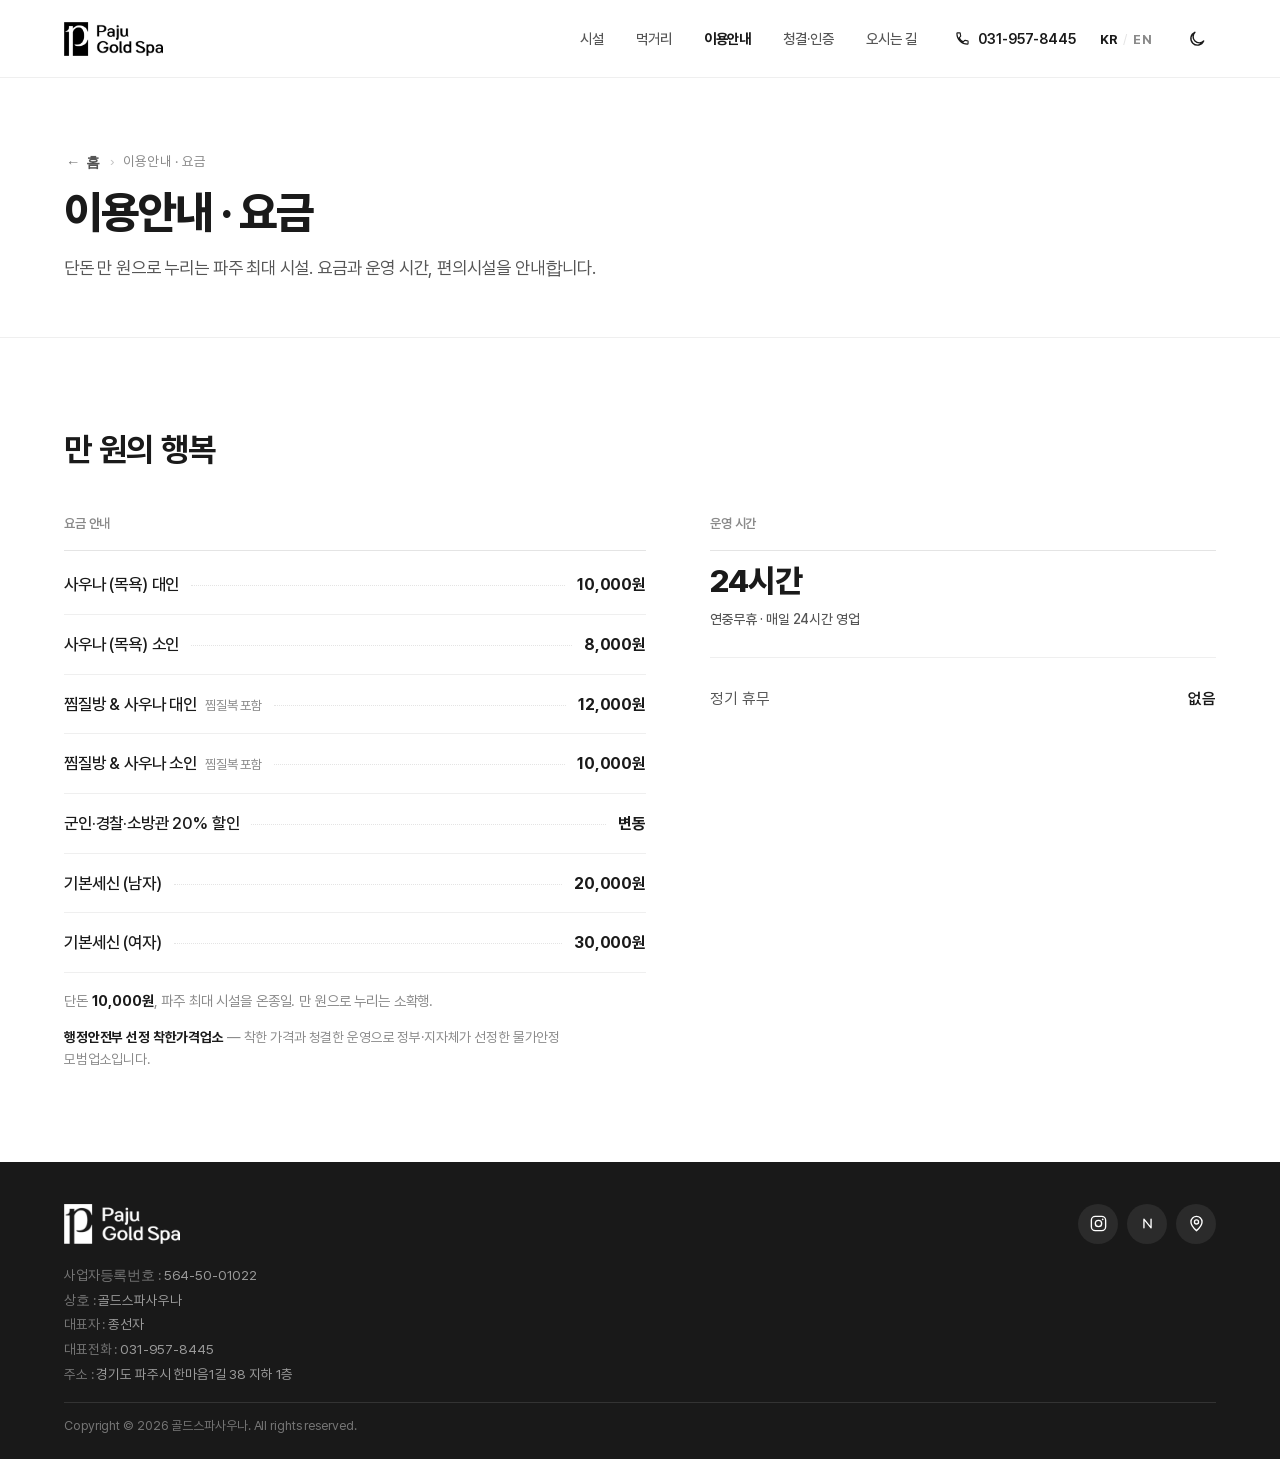
<file: guide.html>
<!DOCTYPE html>
<html lang="ko">
<head>
<meta charset="utf-8">
<meta name="viewport" content="width=device-width, initial-scale=1">
<title>이용안내 · 요금 — 파주 골드스파 | 만 원의 행복·24시간 연중무휴</title>
<meta name="description" content="파주 골드스파 요금과 운영 시간 안내. 사우나 10,000원부터, 찜질방+사우나 12,000원, 24시간 연중무휴.">
<meta name="author" content="골드스파 GoldSpa">
<meta name="robots" content="index, follow, max-image-preview:large">
<meta name="theme-color" content="#17130e">
<link rel="canonical" href="https://goldspa.co.kr/guide.html">
<link rel="alternate" hreflang="ko" href="https://goldspa.co.kr/guide.html">
<link rel="alternate" hreflang="en" href="https://goldspa.co.kr/en/guide.html">
<link rel="alternate" hreflang="x-default" href="https://goldspa.co.kr/guide.html">
<meta property="og:type" content="website">
<meta property="og:site_name" content="골드스파 GoldSpa">
<meta property="og:locale" content="ko_KR">
<meta property="og:title" content="이용안내 · 요금 — 파주 골드스파 | 만 원의 행복·24시간 연중무휴">
<meta property="og:description" content="파주 골드스파 요금과 운영 시간 안내. 사우나 10,000원부터, 찜질방+사우나 12,000원, 24시간 연중무휴.">
<meta property="og:url" content="https://goldspa.co.kr/guide.html">
<meta property="og:image" content="https://goldspa.co.kr/images/p012.jpg">
<meta name="twitter:card" content="summary_large_image">
<meta name="twitter:title" content="이용안내 · 요금 — 파주 골드스파 | 만 원의 행복·24시간 연중무휴">
<meta name="twitter:description" content="파주 골드스파 요금과 운영 시간 안내. 사우나 10,000원부터, 찜질방+사우나 12,000원, 24시간 연중무휴.">
<meta name="twitter:image" content="https://goldspa.co.kr/images/p012.jpg">
<script>(function(){var d=document.documentElement;var t=null;try{t=localStorage.getItem('goldspa-theme');}catch(e){}d.setAttribute('data-theme',(t==='light'||t==='dark')?t:'light');})();</script>
<link rel="icon" type="image/png" href="images/favicon.png">
<link rel="apple-touch-icon" href="images/apple-touch-icon.png">
<link rel="stylesheet" href="assets/fonts.css">
<link rel="stylesheet" href="assets/style.css">
<script type="application/ld+json">
{"@context":"https://schema.org","@type":"BreadcrumbList","itemListElement":[
{"@type":"ListItem","position":1,"name":"홈","item":"https://goldspa.co.kr/"},
{"@type":"ListItem","position":2,"name":"이용안내 · 요금","item":"https://goldspa.co.kr/guide.html"}]}
</script>
<script type="application/ld+json">
{"@context":"https://schema.org","@type":"WebPage","name":"이용안내 · 요금","description":"파주 골드스파 요금과 운영 시간 안내. 사우나 10,000원부터, 찜질방+사우나 12,000원, 24시간 연중무휴.","url":"https://goldspa.co.kr/guide.html","isPartOf":{"@type":"WebSite","name":"골드스파","url":"https://goldspa.co.kr/"},"about":{"@type":"HealthAndBeautyBusiness","name":"골드스파","telephone":"+82-31-957-8445","address":{"@type":"PostalAddress","streetAddress":"한마음1길 38 골드시티프라자 지하 1층","addressLocality":"파주시","addressRegion":"경기도","addressCountry":"KR"}}}
</script>
</head>
<body class="subpage">

<header id="hd">
  <div class="bar">
    <a href="index.html" class="logo" aria-label="파주 골드스파 홈"><img class="logo-w" src="images/logo-white.png" alt="파주 골드스파" width="99" height="34"><img class="logo-k" src="images/logo-black.png" alt="파주 골드스파" width="99" height="34"></a>
    <nav>
      <a href="facilities.html">시설</a>
      <a href="food.html">먹거리</a>
      <a href="guide.html" class="active">이용안내</a>
      <a href="trust.html">청결·인증</a>
      <a href="location.html">오시는 길</a>
    </nav>
    <a href="tel:031-957-8445" class="hcall">
      <svg viewBox="0 0 24 24"><path d="M6.6 10.8a15 15 0 0 0 6.6 6.6l2.2-2.2a1 1 0 0 1 1-.24 11 11 0 0 0 3.5.56 1 1 0 0 1 1 1V20a1 1 0 0 1-1 1A17 17 0 0 1 3 4a1 1 0 0 1 1-1h3.5a1 1 0 0 1 1 1 11 11 0 0 0 .56 3.5 1 1 0 0 1-.24 1z"/></svg>
      031-957-8445
    </a>
    <div class="langtoggle"><a aria-current="true">KR</a><a href="en/guide.html" hreflang="en">EN</a></div>
    <button class="themetoggle" aria-label="라이트/다크 모드 전환" title="라이트/다크 전환"><svg class="ic-sun" viewBox="0 0 24 24"><circle cx="12" cy="12" r="4.2"/><path d="M12 2v2.5M12 19.5V22M4.2 4.2l1.8 1.8M18 18l1.8 1.8M2 12h2.5M19.5 12H22M4.2 19.8L6 18M18 6l1.8-1.8"/></svg><svg class="ic-moon" viewBox="0 0 24 24"><path d="M20 14.5A8 8 0 1 1 9.5 4a6.3 6.3 0 0 0 10.5 10.5z"/></svg></button><button class="navtoggle" aria-label="메뉴 열기" aria-expanded="false" aria-controls="mmenu"><span></span><span></span><span></span></button>
  </div>
</header>
<div class="mmenu" id="mmenu">
  <button class="mmenu-close" aria-label="메뉴 닫기"><svg viewBox="0 0 24 24"><path d="M6 6l12 12M18 6L6 18"/></svg></button>
  <nav>
      <a href="index.html">홈</a>
      <a href="facilities.html">시설</a>
      <a href="food.html">먹거리</a>
      <a href="guide.html" class="active">이용안내</a>
      <a href="trust.html">청결·인증</a>
      <a href="location.html">오시는 길</a>
  </nav>
  <div class="mmenu-lang"><a class="on">한국어</a><a href="en/guide.html" hreflang="en">English</a></div>
  <a href="tel:031-957-8445" class="mmenu-call">
    <svg viewBox="0 0 24 24"><path d="M6.6 10.8a15 15 0 0 0 6.6 6.6l2.2-2.2a1 1 0 0 1 1-.24 11 11 0 0 0 3.5.56 1 1 0 0 1 1 1V20a1 1 0 0 1-1 1A17 17 0 0 1 3 4a1 1 0 0 1 1-1h3.5a1 1 0 0 1 1 1 11 11 0 0 0 .56 3.5 1 1 0 0 1-.24 1z"/></svg>
    031-957-8445
  </a>
</div>

<main>
<section class="page-hero">
  <div class="shell">
    <nav class="crumb" aria-label="위치"><a href="index.html">홈</a><span>›</span>이용안내 · 요금</nav>
    <h1>이용안내 · 요금</h1>
    <p class="lead">단돈 만 원으로 누리는 파주 최대 시설. 요금과 운영 시간, 편의시설을 안내합니다.</p>
  </div>
</section>

<!-- 7. GUIDE -->
<section id="guide" class="guide pt-xl pb-xl">
  <div class="shell">
    <div class="hy-head rise" style="margin-bottom:0">
      <h2>만 원의 행복</h2>
      
    </div>
    <div class="grid guide-grid">
      <div class="rise">
        <div class="g-label">요금 안내</div>
        <ul class="price"><li><span class="nm">사우나 (목욕) 대인</span><span class="dot"></span><span class="pr">10,000원</span></li><li><span class="nm">사우나 (목욕) 소인</span><span class="dot"></span><span class="pr">8,000원</span></li><li><span class="nm">찜질방 &amp; 사우나 대인<small> 찜질복 포함</small></span><span class="dot"></span><span class="pr">12,000원</span></li><li><span class="nm">찜질방 &amp; 사우나 소인<small> 찜질복 포함</small></span><span class="dot"></span><span class="pr">10,000원</span></li><li><span class="nm">군인·경찰·소방관 20% 할인</span><span class="dot"></span><span class="pr">변동</span></li><li><span class="nm">기본세신 (남자)</span><span class="dot"></span><span class="pr">20,000원</span></li><li><span class="nm">기본세신 (여자)</span><span class="dot"></span><span class="pr">30,000원</span></li></ul>
        <p style="margin-top:16px;font-size:.9rem;color:var(--muted);letter-spacing:-0.01em">단돈 <b style="color:var(--ink);font-weight:700">10,000원</b>, 파주 최대 시설을 온종일. 만 원으로 누리는 소확행.</p>
        <p style="margin-top:14px;font-size:.86rem;color:var(--muted);letter-spacing:-0.01em;line-height:1.6"><b style="color:var(--ink);font-weight:700">행정안전부 선정 착한가격업소</b> — 착한 가격과 청결한 운영으로 정부·지자체가 선정한 물가안정 모범업소입니다.</p>
      </div>
      <div class="rise">
        <div class="g-label">운영 시간</div>
        <div class="g-hours">24시간<span>연중무휴 · 매일 24시간 영업</span></div>
        <div class="g-meta">
          <div class="r"><span>정기 휴무</span><b>없음</b></div>
        </div>
      </div>
    </div>
  </div>
</section>
</main>

<footer>
  <div class="shell">
    <div class="foot-head">
      <a href="index.html" class="foot-logo"><img src="images/logo-white.png" alt="파주 골드스파"></a>
      <div class="foot-social"><a class="foot-sns" href="https://www.instagram.com/goldspa_paju/" target="_blank" rel="noopener" aria-label="인스타그램 @goldspa_paju"><svg viewBox="0 0 24 24"><rect x="3" y="3" width="18" height="18" rx="5"/><circle cx="12" cy="12" r="4"/><circle cx="17.3" cy="6.7" r="1.1" fill="currentColor" stroke="none"/></svg></a><a class="foot-sns" href="https://map.naver.com/p/entry/place/1338214327" target="_blank" rel="noopener" aria-label="네이버 플레이스"><svg viewBox="0 0 24 24" stroke-linecap="round" stroke-linejoin="round"><path d="M7.5 17.5V6.5L16.5 17.5V6.5"/></svg></a><a class="foot-sns" href="https://www.google.com/maps/place/%EA%B3%A8%EB%93%9C%EC%8A%A4%ED%8C%8C%EC%82%AC%EC%9A%B0%EB%82%98/data=!3m1!4b1!4m6!3m5!1s0x357c8df21c914cfd:0x1ee3e57d7704f111!8m2!3d37.7569828!4d126.771031!16s%2Fg%2F1tgftk48" target="_blank" rel="noopener" aria-label="구글 지도"><svg viewBox="0 0 24 24"><path d="M12 21s7-6.2 7-11a7 7 0 1 0-14 0c0 4.8 7 11 7 11z"/><circle cx="12" cy="10" r="2.6"/></svg></a></div>
    </div>
    <div class="foot-biz">
      <span><i>사업자등록번호</i> 564-50-01022</span>
      <span><i>상호</i> 골드스파사우나</span>
      <span><i>대표자</i> 종선자</span>
      <span><i>대표전화</i> <a href="tel:031-957-8445">031-957-8445</a></span>
      <span><i>주소</i> 경기도 파주시 한마음1길 38 지하 1층</span>
    </div>
    <div class="foot-bot"><span>Copyright © 2026 골드스파사우나. All rights reserved.</span></div>
  </div>
</footer>
<script src="assets/app.js" defer></script>
</body>
</html>
</file>
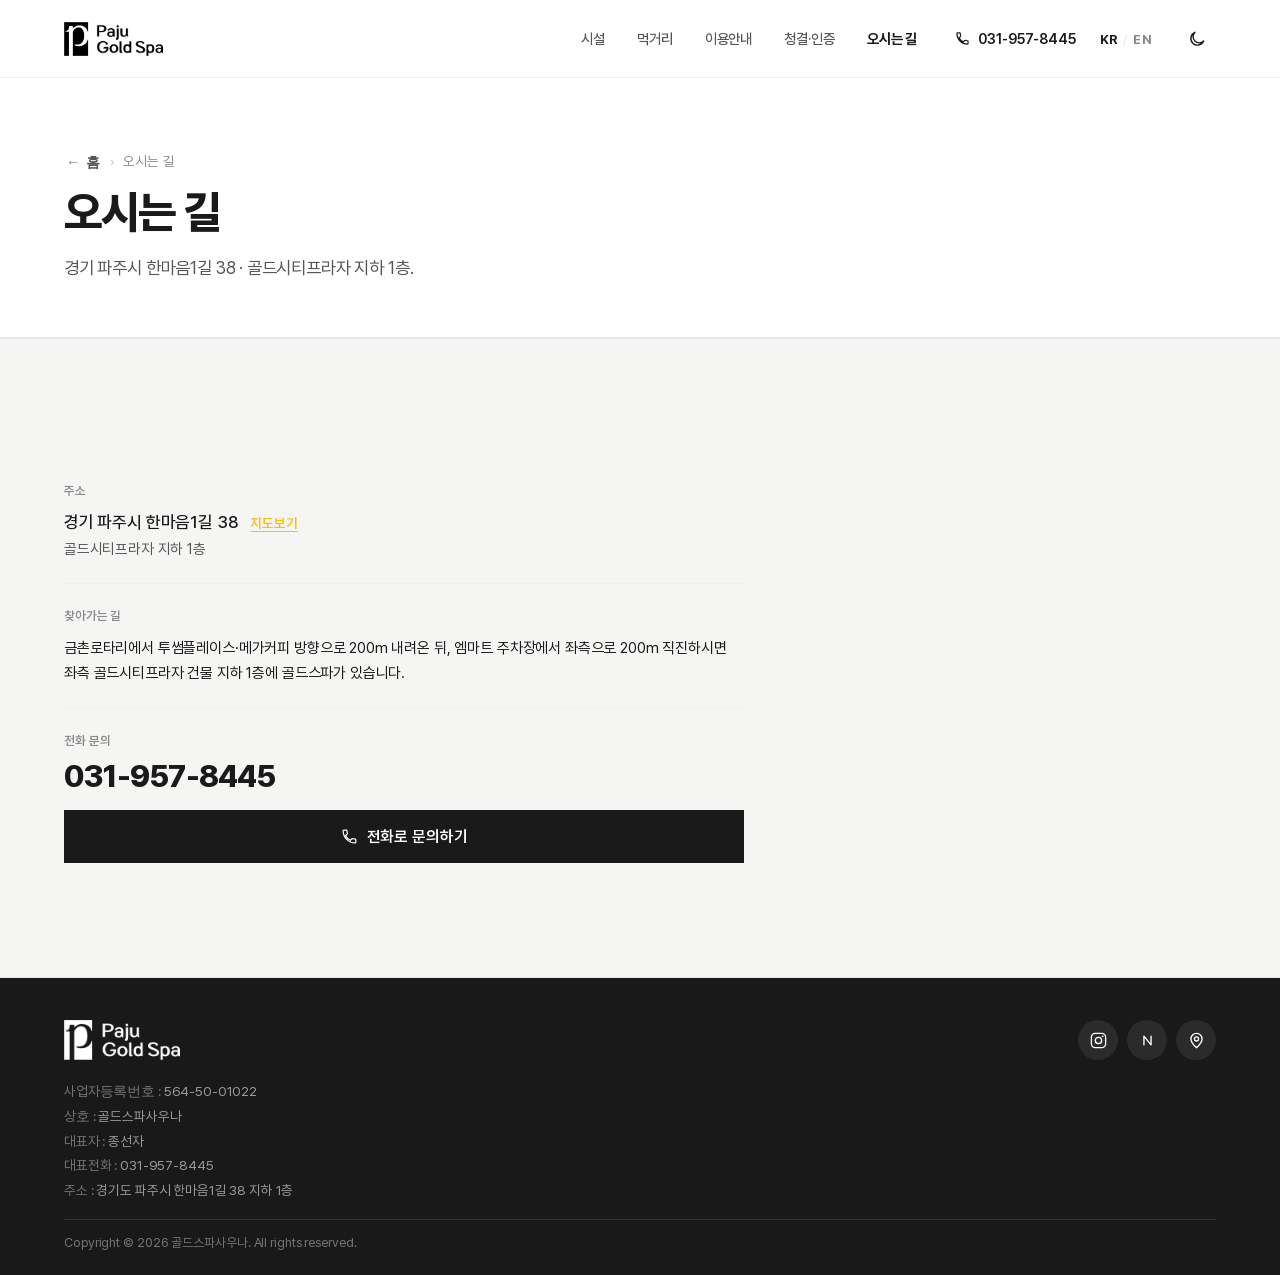
<file: location.html>
<!DOCTYPE html>
<html lang="ko">
<head>
<meta charset="utf-8">
<meta name="viewport" content="width=device-width, initial-scale=1">
<title>오시는 길 — 파주 골드스파 | 경기 파주시 한마음1길 38</title>
<meta name="description" content="파주 골드스파 위치·주차·전화 안내. 경기 파주시 한마음1길 38 골드시티프라자 지하 1층, 문의 031-957-8445.">
<meta name="author" content="골드스파 GoldSpa">
<meta name="robots" content="index, follow, max-image-preview:large">
<meta name="theme-color" content="#17130e">
<link rel="canonical" href="https://goldspa.co.kr/location.html">
<link rel="alternate" hreflang="ko" href="https://goldspa.co.kr/location.html">
<link rel="alternate" hreflang="en" href="https://goldspa.co.kr/en/location.html">
<link rel="alternate" hreflang="x-default" href="https://goldspa.co.kr/location.html">
<meta property="og:type" content="website">
<meta property="og:site_name" content="골드스파 GoldSpa">
<meta property="og:locale" content="ko_KR">
<meta property="og:title" content="오시는 길 — 파주 골드스파 | 경기 파주시 한마음1길 38">
<meta property="og:description" content="파주 골드스파 위치·주차·전화 안내. 경기 파주시 한마음1길 38 골드시티프라자 지하 1층, 문의 031-957-8445.">
<meta property="og:url" content="https://goldspa.co.kr/location.html">
<meta property="og:image" content="https://goldspa.co.kr/images/g28.jpg">
<meta name="twitter:card" content="summary_large_image">
<meta name="twitter:title" content="오시는 길 — 파주 골드스파 | 경기 파주시 한마음1길 38">
<meta name="twitter:description" content="파주 골드스파 위치·주차·전화 안내. 경기 파주시 한마음1길 38 골드시티프라자 지하 1층, 문의 031-957-8445.">
<meta name="twitter:image" content="https://goldspa.co.kr/images/g28.jpg">
<script>(function(){var d=document.documentElement;var t=null;try{t=localStorage.getItem('goldspa-theme');}catch(e){}d.setAttribute('data-theme',(t==='light'||t==='dark')?t:'light');})();</script>
<link rel="icon" type="image/png" href="images/favicon.png">
<link rel="apple-touch-icon" href="images/apple-touch-icon.png">
<link rel="stylesheet" href="assets/fonts.css">
<link rel="stylesheet" href="assets/style.css">
<script type="application/ld+json">
{"@context":"https://schema.org","@type":"BreadcrumbList","itemListElement":[
{"@type":"ListItem","position":1,"name":"홈","item":"https://goldspa.co.kr/"},
{"@type":"ListItem","position":2,"name":"오시는 길","item":"https://goldspa.co.kr/location.html"}]}
</script>
<script type="application/ld+json">
{"@context":"https://schema.org","@type":"WebPage","name":"오시는 길","description":"파주 골드스파 위치·주차·전화 안내. 경기 파주시 한마음1길 38 골드시티프라자 지하 1층, 문의 031-957-8445.","url":"https://goldspa.co.kr/location.html","isPartOf":{"@type":"WebSite","name":"골드스파","url":"https://goldspa.co.kr/"},"about":{"@type":"HealthAndBeautyBusiness","name":"골드스파","telephone":"+82-31-957-8445","address":{"@type":"PostalAddress","streetAddress":"한마음1길 38 골드시티프라자 지하 1층","addressLocality":"파주시","addressRegion":"경기도","addressCountry":"KR"}}}
</script>
</head>
<body class="subpage">

<header id="hd">
  <div class="bar">
    <a href="index.html" class="logo" aria-label="파주 골드스파 홈"><img class="logo-w" src="images/logo-white.png" alt="파주 골드스파" width="99" height="34"><img class="logo-k" src="images/logo-black.png" alt="파주 골드스파" width="99" height="34"></a>
    <nav>
      <a href="facilities.html">시설</a>
      <a href="food.html">먹거리</a>
      <a href="guide.html">이용안내</a>
      <a href="trust.html">청결·인증</a>
      <a href="location.html" class="active">오시는 길</a>
    </nav>
    <a href="tel:031-957-8445" class="hcall">
      <svg viewBox="0 0 24 24"><path d="M6.6 10.8a15 15 0 0 0 6.6 6.6l2.2-2.2a1 1 0 0 1 1-.24 11 11 0 0 0 3.5.56 1 1 0 0 1 1 1V20a1 1 0 0 1-1 1A17 17 0 0 1 3 4a1 1 0 0 1 1-1h3.5a1 1 0 0 1 1 1 11 11 0 0 0 .56 3.5 1 1 0 0 1-.24 1z"/></svg>
      031-957-8445
    </a>
    <div class="langtoggle"><a aria-current="true">KR</a><a href="en/location.html" hreflang="en">EN</a></div>
    <button class="themetoggle" aria-label="라이트/다크 모드 전환" title="라이트/다크 전환"><svg class="ic-sun" viewBox="0 0 24 24"><circle cx="12" cy="12" r="4.2"/><path d="M12 2v2.5M12 19.5V22M4.2 4.2l1.8 1.8M18 18l1.8 1.8M2 12h2.5M19.5 12H22M4.2 19.8L6 18M18 6l1.8-1.8"/></svg><svg class="ic-moon" viewBox="0 0 24 24"><path d="M20 14.5A8 8 0 1 1 9.5 4a6.3 6.3 0 0 0 10.5 10.5z"/></svg></button><button class="navtoggle" aria-label="메뉴 열기" aria-expanded="false" aria-controls="mmenu"><span></span><span></span><span></span></button>
  </div>
</header>
<div class="mmenu" id="mmenu">
  <button class="mmenu-close" aria-label="메뉴 닫기"><svg viewBox="0 0 24 24"><path d="M6 6l12 12M18 6L6 18"/></svg></button>
  <nav>
      <a href="index.html">홈</a>
      <a href="facilities.html">시설</a>
      <a href="food.html">먹거리</a>
      <a href="guide.html">이용안내</a>
      <a href="trust.html">청결·인증</a>
      <a href="location.html" class="active">오시는 길</a>
  </nav>
  <div class="mmenu-lang"><a class="on">한국어</a><a href="en/location.html" hreflang="en">English</a></div>
  <a href="tel:031-957-8445" class="mmenu-call">
    <svg viewBox="0 0 24 24"><path d="M6.6 10.8a15 15 0 0 0 6.6 6.6l2.2-2.2a1 1 0 0 1 1-.24 11 11 0 0 0 3.5.56 1 1 0 0 1 1 1V20a1 1 0 0 1-1 1A17 17 0 0 1 3 4a1 1 0 0 1 1-1h3.5a1 1 0 0 1 1 1 11 11 0 0 0 .56 3.5 1 1 0 0 1-.24 1z"/></svg>
    031-957-8445
  </a>
</div>

<main>
<section class="page-hero">
  <div class="shell">
    <nav class="crumb" aria-label="위치"><a href="index.html">홈</a><span>›</span>오시는 길</nav>
    <h1>오시는 길</h1>
    <p class="lead">경기 파주시 한마음1길 38 · 골드시티프라자 지하 1층.</p>
  </div>
</section>

<!-- 9. LOCATION -->
<section id="location" class="loc trust pt-xl pb-xl" style="background:var(--panel)">
  <div class="shell">
    <div class="grid">
      
      <div class="loc-info rise">
        <div class="loc-blk"><div class="k">주소</div><div class="v">경기 파주시 한마음1길 38 <a href="https://map.naver.com/p/entry/place/1338214327" target="_blank" rel="noopener" class="map-link">지도보기</a><small>골드시티프라자 지하 1층</small></div></div>
        <div class="loc-blk"><div class="k">찾아가는 길</div><div class="v" style="font-size:.94rem;font-weight:400;line-height:1.65">금촌로타리에서 투썸플레이스·메가커피 방향으로 200m 내려온 뒤, 엠마트 주차장에서 좌측으로 200m 직진하시면 좌측 골드시티프라자 건물 지하 1층에 골드스파가 있습니다.</div></div>
        <div class="loc-blk" style="border-bottom:0"><div class="k">전화 문의</div><div class="loc-phone" style="margin-top:10px">031-957-8445</div>
          <a href="tel:031-957-8445" class="btn"><svg viewBox="0 0 24 24"><path d="M6.6 10.8a15 15 0 0 0 6.6 6.6l2.2-2.2a1 1 0 0 1 1-.24 11 11 0 0 0 3.5.56 1 1 0 0 1 1 1V20a1 1 0 0 1-1 1A17 17 0 0 1 3 4a1 1 0 0 1 1-1h3.5a1 1 0 0 1 1 1 11 11 0 0 0 .56 3.5 1 1 0 0 1-.24 1z"/></svg>전화로 문의하기</a>
        </div>
      </div>
    </div>
  </div>
</section>
</main>

<footer>
  <div class="shell">
    <div class="foot-head">
      <a href="index.html" class="foot-logo"><img src="images/logo-white.png" alt="파주 골드스파"></a>
      <div class="foot-social"><a class="foot-sns" href="https://www.instagram.com/goldspa_paju/" target="_blank" rel="noopener" aria-label="인스타그램 @goldspa_paju"><svg viewBox="0 0 24 24"><rect x="3" y="3" width="18" height="18" rx="5"/><circle cx="12" cy="12" r="4"/><circle cx="17.3" cy="6.7" r="1.1" fill="currentColor" stroke="none"/></svg></a><a class="foot-sns" href="https://map.naver.com/p/entry/place/1338214327" target="_blank" rel="noopener" aria-label="네이버 플레이스"><svg viewBox="0 0 24 24" stroke-linecap="round" stroke-linejoin="round"><path d="M7.5 17.5V6.5L16.5 17.5V6.5"/></svg></a><a class="foot-sns" href="https://www.google.com/maps/place/%EA%B3%A8%EB%93%9C%EC%8A%A4%ED%8C%8C%EC%82%AC%EC%9A%B0%EB%82%98/data=!3m1!4b1!4m6!3m5!1s0x357c8df21c914cfd:0x1ee3e57d7704f111!8m2!3d37.7569828!4d126.771031!16s%2Fg%2F1tgftk48" target="_blank" rel="noopener" aria-label="구글 지도"><svg viewBox="0 0 24 24"><path d="M12 21s7-6.2 7-11a7 7 0 1 0-14 0c0 4.8 7 11 7 11z"/><circle cx="12" cy="10" r="2.6"/></svg></a></div>
    </div>
    <div class="foot-biz">
      <span><i>사업자등록번호</i> 564-50-01022</span>
      <span><i>상호</i> 골드스파사우나</span>
      <span><i>대표자</i> 종선자</span>
      <span><i>대표전화</i> <a href="tel:031-957-8445">031-957-8445</a></span>
      <span><i>주소</i> 경기도 파주시 한마음1길 38 지하 1층</span>
    </div>
    <div class="foot-bot"><span>Copyright © 2026 골드스파사우나. All rights reserved.</span></div>
  </div>
</footer>
<script src="assets/app.js" defer></script>
</body>
</html>
</file>
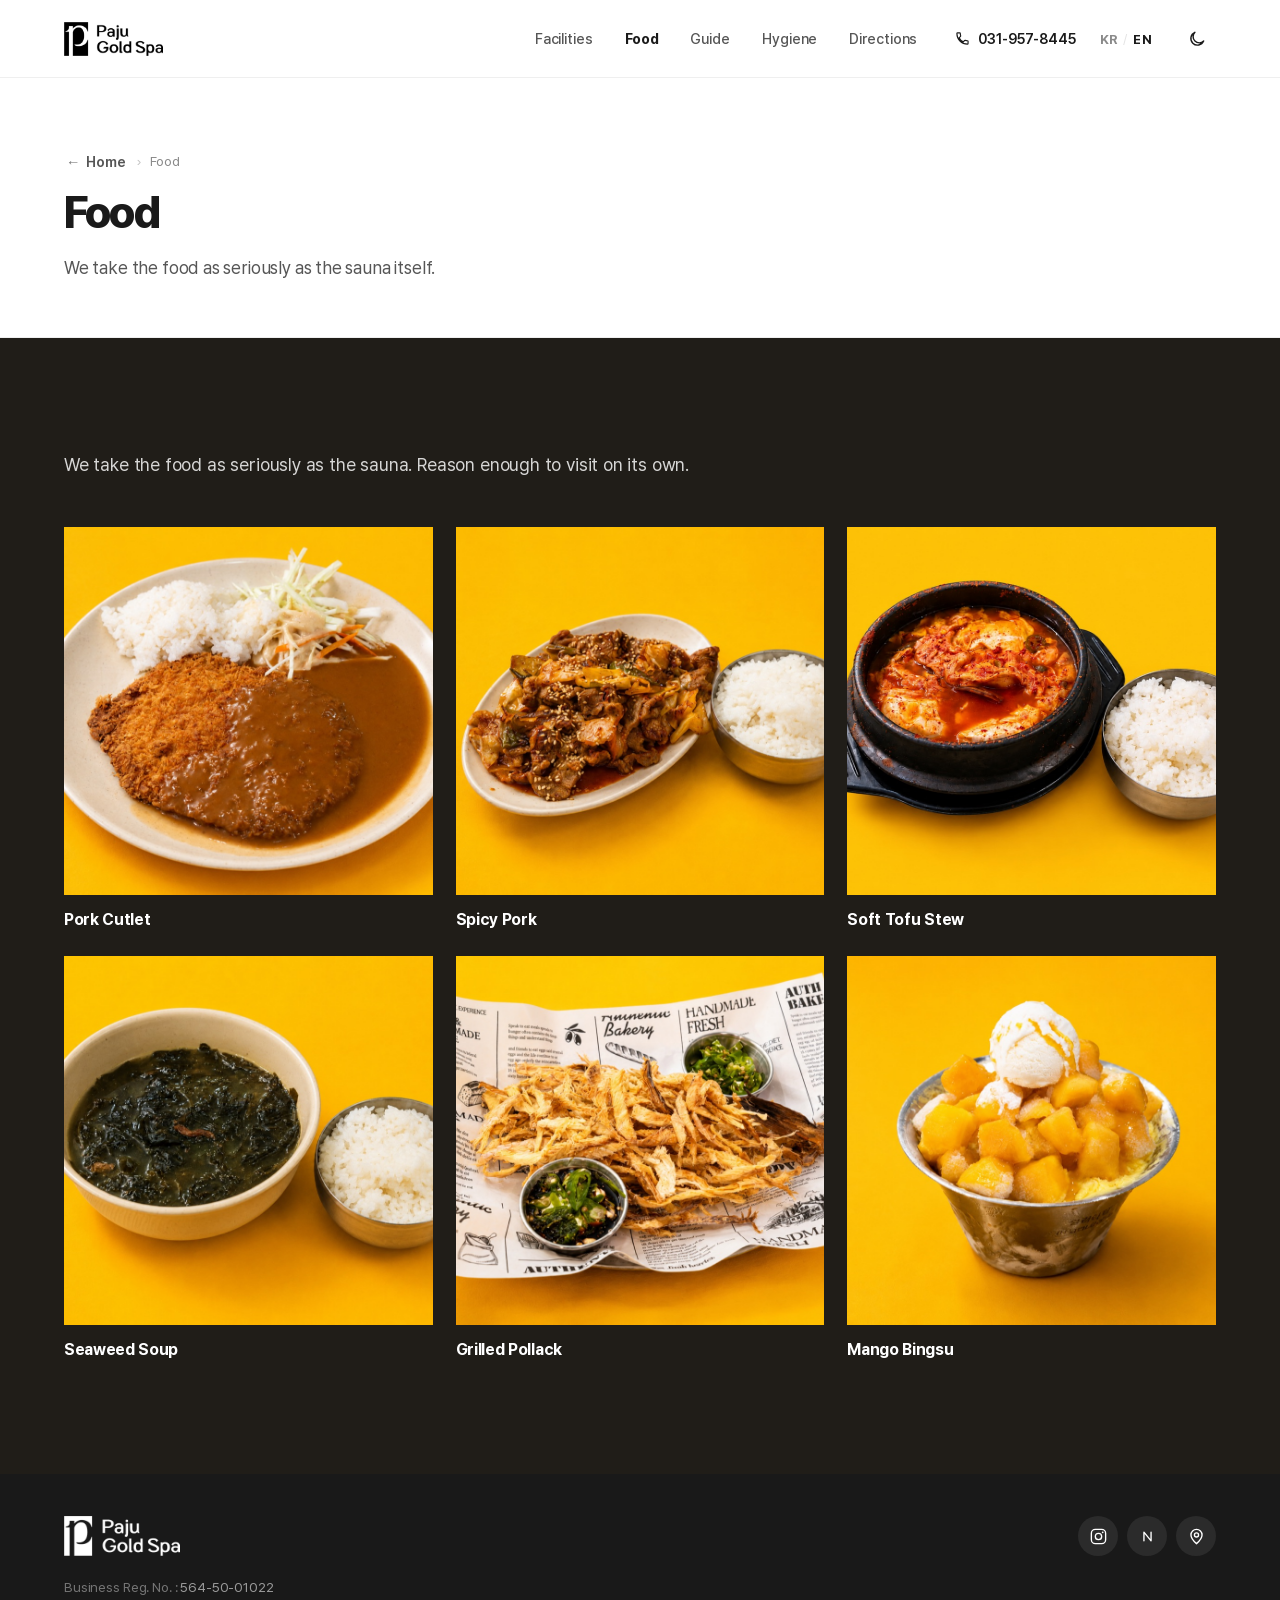
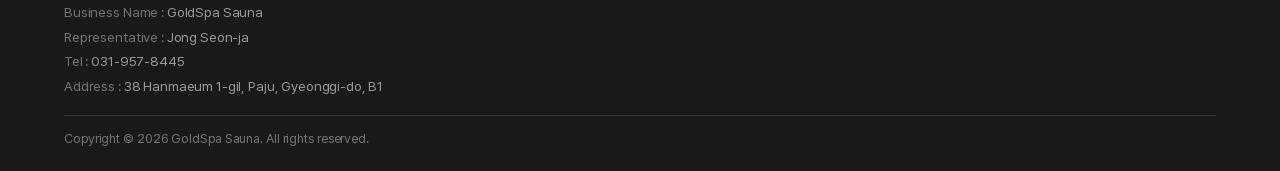
<file: en/food.html>
<!DOCTYPE html>
<html lang="en">
<head>
<meta charset="utf-8">
<meta name="viewport" content="width=device-width, initial-scale=1">
<title>Food — GoldSpa Paju | Sauna Meals, Sikhye, Grilled Eggs</title>
<meta name="description" content="A hearty meal before or after the sauna. From sikhye and grilled eggs to filling rice dishes — GoldSpa takes its food seriously.">
<meta name="author" content="GoldSpa">
<meta name="robots" content="index, follow, max-image-preview:large">
<meta name="theme-color" content="#17130e">
<link rel="canonical" href="https://goldspa.co.kr/en/food.html">
<link rel="alternate" hreflang="ko" href="https://goldspa.co.kr/food.html">
<link rel="alternate" hreflang="en" href="https://goldspa.co.kr/en/food.html">
<link rel="alternate" hreflang="x-default" href="https://goldspa.co.kr/food.html">
<meta property="og:type" content="website">
<meta property="og:site_name" content="GoldSpa"><meta property="og:locale" content="en_US">
<meta property="og:title" content="Food — GoldSpa Paju">
<meta property="og:description" content="A hearty meal before or after the sauna. GoldSpa takes its food seriously.">
<meta property="og:url" content="https://goldspa.co.kr/en/food.html">
<meta property="og:image" content="https://goldspa.co.kr/images/food/dish-katsu.jpg">
<meta name="twitter:card" content="summary_large_image">
<script>(function(){var d=document.documentElement;var t=null;try{t=localStorage.getItem('goldspa-theme');}catch(e){}d.setAttribute('data-theme',(t==='light'||t==='dark')?t:'light');})();</script>
<link rel="icon" type="image/png" href="../images/favicon.png">
<link rel="apple-touch-icon" href="../images/apple-touch-icon.png">
<link rel="stylesheet" href="../assets/fonts.css">
<link rel="stylesheet" href="../assets/style.css">
</head>
<body class="subpage">

<header id="hd">
  <div class="bar">
    <a href="index.html" class="logo" aria-label="GoldSpa Paju home"><img class="logo-w" src="../images/logo-white.png" alt="GoldSpa Paju" width="99" height="34"><img class="logo-k" src="../images/logo-black.png" alt="GoldSpa Paju" width="99" height="34"></a>
    <nav>
      <a href="facilities.html">Facilities</a>
      <a href="food.html" class="active">Food</a>
      <a href="guide.html">Guide</a>
      <a href="trust.html">Hygiene</a>
      <a href="location.html">Directions</a>
    </nav>
    <a href="tel:031-957-8445" class="hcall">
      <svg viewBox="0 0 24 24"><path d="M6.6 10.8a15 15 0 0 0 6.6 6.6l2.2-2.2a1 1 0 0 1 1-.24 11 11 0 0 0 3.5.56 1 1 0 0 1 1 1V20a1 1 0 0 1-1 1A17 17 0 0 1 3 4a1 1 0 0 1 1-1h3.5a1 1 0 0 1 1 1 11 11 0 0 0 .56 3.5 1 1 0 0 1-.24 1z"/></svg>
      031-957-8445
    </a>
    <div class="langtoggle"><a href="../food.html" hreflang="ko">KR</a><a aria-current="true">EN</a></div>
    <button class="themetoggle" aria-label="Light/dark mode" title="Light/dark"><svg class="ic-sun" viewBox="0 0 24 24"><circle cx="12" cy="12" r="4.2"/><path d="M12 2v2.5M12 19.5V22M4.2 4.2l1.8 1.8M18 18l1.8 1.8M2 12h2.5M19.5 12H22M4.2 19.8L6 18M18 6l1.8-1.8"/></svg><svg class="ic-moon" viewBox="0 0 24 24"><path d="M20 14.5A8 8 0 1 1 9.5 4a6.3 6.3 0 0 0 10.5 10.5z"/></svg></button><button class="navtoggle" aria-label="Open menu" aria-expanded="false" aria-controls="mmenu"><span></span><span></span><span></span></button>
  </div>
</header>
<div class="mmenu" id="mmenu">
  <button class="mmenu-close" aria-label="Close menu"><svg viewBox="0 0 24 24"><path d="M6 6l12 12M18 6L6 18"/></svg></button>
  <nav>
      <a href="index.html">Home</a>
      <a href="facilities.html">Facilities</a>
      <a href="food.html" class="active">Food</a>
      <a href="guide.html">Guide</a>
      <a href="trust.html">Hygiene</a>
      <a href="location.html">Directions</a>
  </nav>
  <div class="mmenu-lang"><a href="../food.html" hreflang="ko">한국어</a><a class="on">English</a></div>
  <a href="tel:031-957-8445" class="mmenu-call">
    <svg viewBox="0 0 24 24"><path d="M6.6 10.8a15 15 0 0 0 6.6 6.6l2.2-2.2a1 1 0 0 1 1-.24 11 11 0 0 0 3.5.56 1 1 0 0 1 1 1V20a1 1 0 0 1-1 1A17 17 0 0 1 3 4a1 1 0 0 1 1-1h3.5a1 1 0 0 1 1 1 11 11 0 0 0 .56 3.5 1 1 0 0 1-.24 1z"/></svg>
    031-957-8445
  </a>
</div>

<main>
<section class="page-hero">
  <div class="shell">
    <nav class="crumb" aria-label="Breadcrumb"><a href="index.html">Home</a><span>›</span>Food</nav>
    <h1>Food</h1>
    <p class="lead">We take the food as seriously as the sauna itself.</p>
  </div>
</section>

<section class="foods" id="food">
  <div class="shell">
    <div class="foods-head rise">
      <div class="fh-l"><span class="foods-kicker">FOODS</span><p>We take the food as seriously as the sauna. Reason enough to visit on its own.</p></div>
    </div>
    <div class="dish-grid rise">
      <figure class="dish"><img src="../images/food/dish-katsu.jpg" loading="lazy" alt="Pork cutlet — GoldSpa Paju food"><figcaption>Pork Cutlet</figcaption></figure>
      <figure class="dish"><img src="../images/food/dish-jeyuk.jpg" loading="lazy" alt="Spicy stir-fried pork — GoldSpa Paju food"><figcaption>Spicy Pork</figcaption></figure>
      <figure class="dish"><img src="../images/food/dish-sundubu.jpg" loading="lazy" alt="Soft tofu stew — GoldSpa Paju food"><figcaption>Soft Tofu Stew</figcaption></figure>
      <figure class="dish"><img src="../images/food/dish-miyeokguk.jpg" loading="lazy" alt="Seaweed soup — GoldSpa Paju food"><figcaption>Seaweed Soup</figcaption></figure>
      <figure class="dish"><img src="../images/food/dish-meoktae.jpg" loading="lazy" alt="Grilled dried pollack — GoldSpa Paju food"><figcaption>Grilled Pollack</figcaption></figure>
      <figure class="dish"><img src="../images/food/dish-mango-bingsu.jpg" loading="lazy" alt="Mango bingsu — GoldSpa Paju food"><figcaption>Mango Bingsu</figcaption></figure>
    </div>
  </div>
</section>
</main>

<footer>
  <div class="shell">
    <div class="foot-head">
      <a href="index.html" class="foot-logo"><img src="../images/logo-white.png" alt="GoldSpa Paju"></a>
      <div class="foot-social"><a class="foot-sns" href="https://www.instagram.com/goldspa_paju/" target="_blank" rel="noopener" aria-label="Instagram @goldspa_paju"><svg viewBox="0 0 24 24"><rect x="3" y="3" width="18" height="18" rx="5"/><circle cx="12" cy="12" r="4"/><circle cx="17.3" cy="6.7" r="1.1" fill="currentColor" stroke="none"/></svg></a><a class="foot-sns" href="https://map.naver.com/p/entry/place/1338214327" target="_blank" rel="noopener" aria-label="Naver Place"><svg viewBox="0 0 24 24" stroke-linecap="round" stroke-linejoin="round"><path d="M7.5 17.5V6.5L16.5 17.5V6.5"/></svg></a><a class="foot-sns" href="https://www.google.com/maps/place/%EA%B3%A8%EB%93%9C%EC%8A%A4%ED%8C%8C%EC%82%AC%EC%9A%B0%EB%82%98/data=!3m1!4b1!4m6!3m5!1s0x357c8df21c914cfd:0x1ee3e57d7704f111!8m2!3d37.7569828!4d126.771031!16s%2Fg%2F1tgftk48" target="_blank" rel="noopener" aria-label="Google Maps"><svg viewBox="0 0 24 24"><path d="M12 21s7-6.2 7-11a7 7 0 1 0-14 0c0 4.8 7 11 7 11z"/><circle cx="12" cy="10" r="2.6"/></svg></a></div>
    </div>
    <div class="foot-biz">
      <span><i>Business Reg. No.</i> 564-50-01022</span>
      <span><i>Business Name</i> GoldSpa Sauna</span>
      <span><i>Representative</i> Jong Seon-ja</span>
      <span><i>Tel</i> <a href="tel:031-957-8445">031-957-8445</a></span>
      <span><i>Address</i> 38 Hanmaeum 1-gil, Paju, Gyeonggi-do, B1</span>
    </div>
    <div class="foot-bot"><span>Copyright © 2026 GoldSpa Sauna. All rights reserved.</span></div>
  </div>
</footer>
<script src="../assets/app.js" defer></script>
</body>
</html>
</file>
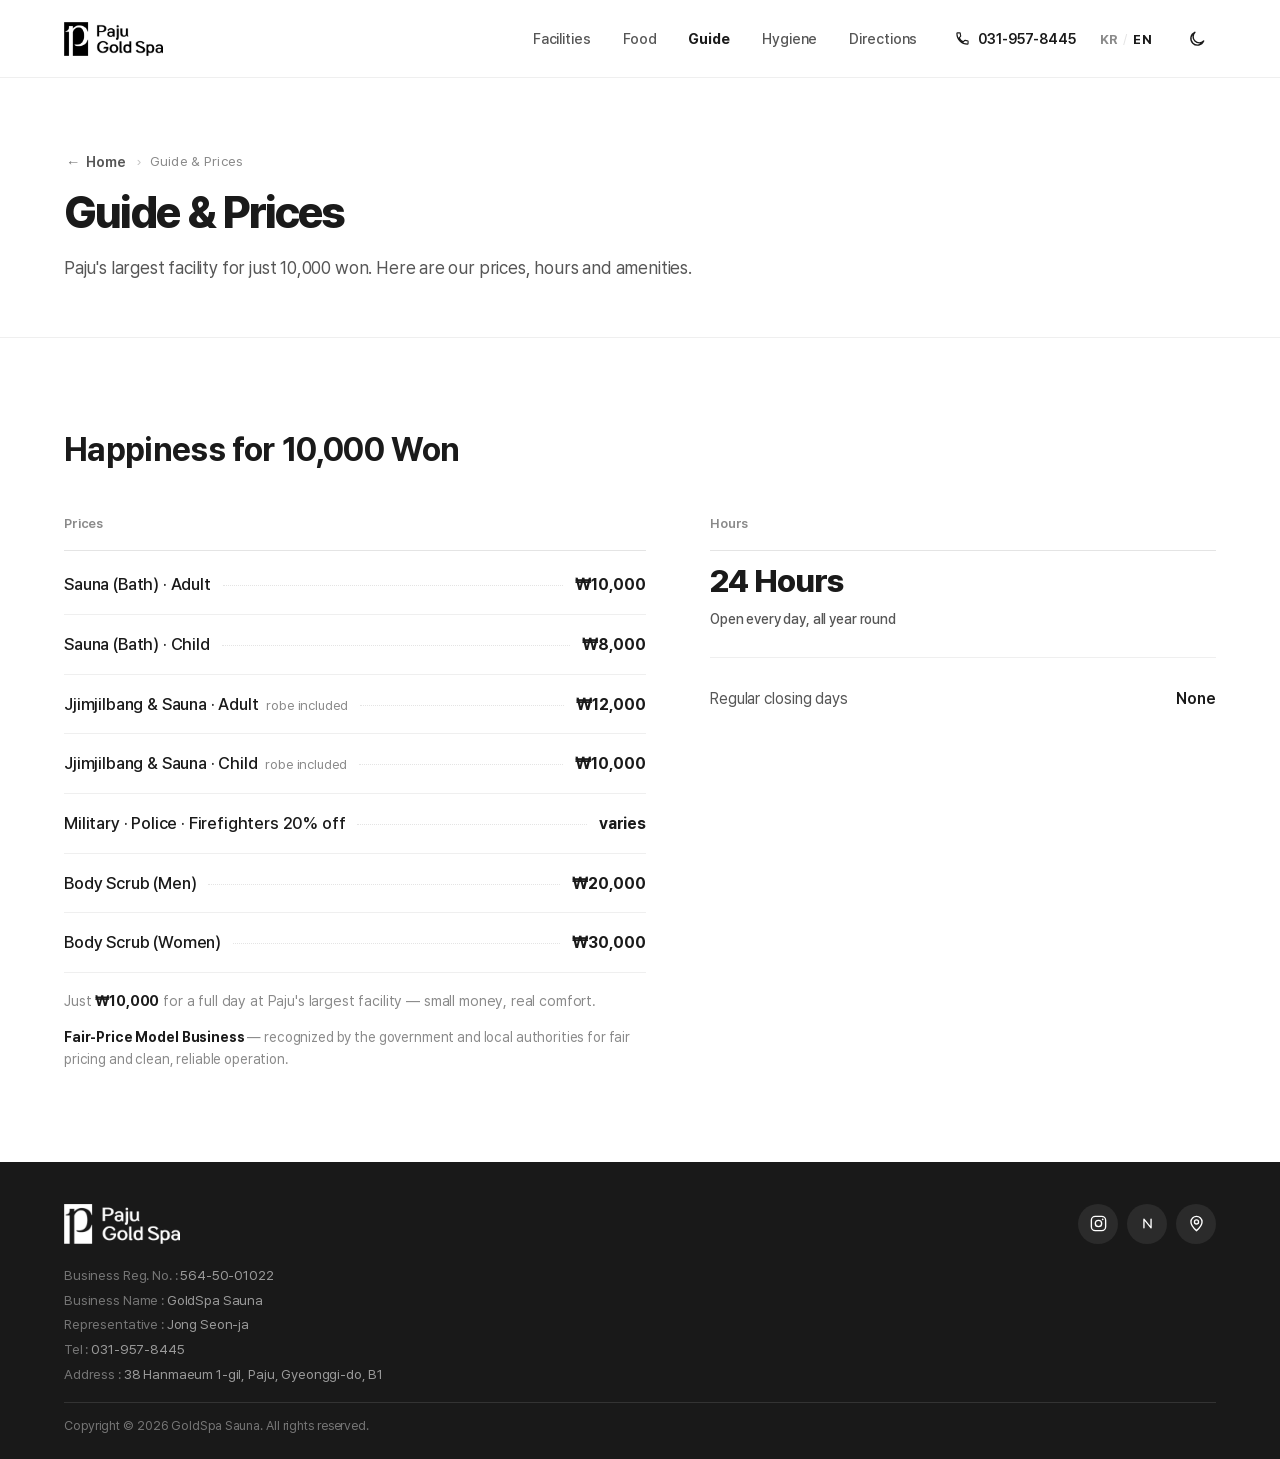
<file: en/guide.html>
<!DOCTYPE html>
<html lang="en">
<head>
<meta charset="utf-8">
<meta name="viewport" content="width=device-width, initial-scale=1">
<title>Guide & Prices — GoldSpa Paju | Open 24/7, from 10,000 Won</title>
<meta name="description" content="Paju's largest facility for just 10,000 won. Prices, opening hours and amenities for GoldSpa. Open 24 hours, year-round.">
<meta name="author" content="GoldSpa">
<meta name="robots" content="index, follow, max-image-preview:large">
<meta name="theme-color" content="#17130e">
<link rel="canonical" href="https://goldspa.co.kr/en/guide.html">
<link rel="alternate" hreflang="ko" href="https://goldspa.co.kr/guide.html">
<link rel="alternate" hreflang="en" href="https://goldspa.co.kr/en/guide.html">
<link rel="alternate" hreflang="x-default" href="https://goldspa.co.kr/guide.html">
<meta property="og:type" content="website">
<meta property="og:site_name" content="GoldSpa"><meta property="og:locale" content="en_US">
<meta property="og:title" content="Guide & Prices — GoldSpa Paju">
<meta property="og:description" content="Paju's largest facility for just 10,000 won. Open 24 hours, year-round.">
<meta property="og:url" content="https://goldspa.co.kr/en/guide.html">
<meta property="og:image" content="https://goldspa.co.kr/images/p007.jpg">
<meta name="twitter:card" content="summary_large_image">
<script>(function(){var d=document.documentElement;var t=null;try{t=localStorage.getItem('goldspa-theme');}catch(e){}d.setAttribute('data-theme',(t==='light'||t==='dark')?t:'light');})();</script>
<link rel="icon" type="image/png" href="../images/favicon.png">
<link rel="apple-touch-icon" href="../images/apple-touch-icon.png">
<link rel="stylesheet" href="../assets/fonts.css">
<link rel="stylesheet" href="../assets/style.css">
</head>
<body class="subpage">

<header id="hd">
  <div class="bar">
    <a href="index.html" class="logo" aria-label="GoldSpa Paju home"><img class="logo-w" src="../images/logo-white.png" alt="GoldSpa Paju" width="99" height="34"><img class="logo-k" src="../images/logo-black.png" alt="GoldSpa Paju" width="99" height="34"></a>
    <nav>
      <a href="facilities.html">Facilities</a>
      <a href="food.html">Food</a>
      <a href="guide.html" class="active">Guide</a>
      <a href="trust.html">Hygiene</a>
      <a href="location.html">Directions</a>
    </nav>
    <a href="tel:031-957-8445" class="hcall">
      <svg viewBox="0 0 24 24"><path d="M6.6 10.8a15 15 0 0 0 6.6 6.6l2.2-2.2a1 1 0 0 1 1-.24 11 11 0 0 0 3.5.56 1 1 0 0 1 1 1V20a1 1 0 0 1-1 1A17 17 0 0 1 3 4a1 1 0 0 1 1-1h3.5a1 1 0 0 1 1 1 11 11 0 0 0 .56 3.5 1 1 0 0 1-.24 1z"/></svg>
      031-957-8445
    </a>
    <div class="langtoggle"><a href="../guide.html" hreflang="ko">KR</a><a aria-current="true">EN</a></div>
    <button class="themetoggle" aria-label="Light/dark mode" title="Light/dark"><svg class="ic-sun" viewBox="0 0 24 24"><circle cx="12" cy="12" r="4.2"/><path d="M12 2v2.5M12 19.5V22M4.2 4.2l1.8 1.8M18 18l1.8 1.8M2 12h2.5M19.5 12H22M4.2 19.8L6 18M18 6l1.8-1.8"/></svg><svg class="ic-moon" viewBox="0 0 24 24"><path d="M20 14.5A8 8 0 1 1 9.5 4a6.3 6.3 0 0 0 10.5 10.5z"/></svg></button><button class="navtoggle" aria-label="Open menu" aria-expanded="false" aria-controls="mmenu"><span></span><span></span><span></span></button>
  </div>
</header>
<div class="mmenu" id="mmenu">
  <button class="mmenu-close" aria-label="Close menu"><svg viewBox="0 0 24 24"><path d="M6 6l12 12M18 6L6 18"/></svg></button>
  <nav>
      <a href="index.html">Home</a>
      <a href="facilities.html">Facilities</a>
      <a href="food.html">Food</a>
      <a href="guide.html" class="active">Guide</a>
      <a href="trust.html">Hygiene</a>
      <a href="location.html">Directions</a>
  </nav>
  <div class="mmenu-lang"><a href="../guide.html" hreflang="ko">한국어</a><a class="on">English</a></div>
  <a href="tel:031-957-8445" class="mmenu-call">
    <svg viewBox="0 0 24 24"><path d="M6.6 10.8a15 15 0 0 0 6.6 6.6l2.2-2.2a1 1 0 0 1 1-.24 11 11 0 0 0 3.5.56 1 1 0 0 1 1 1V20a1 1 0 0 1-1 1A17 17 0 0 1 3 4a1 1 0 0 1 1-1h3.5a1 1 0 0 1 1 1 11 11 0 0 0 .56 3.5 1 1 0 0 1-.24 1z"/></svg>
    031-957-8445
  </a>
</div>

<main>
<section class="page-hero">
  <div class="shell">
    <nav class="crumb" aria-label="Breadcrumb"><a href="index.html">Home</a><span>›</span>Guide &amp; Prices</nav>
    <h1>Guide &amp; Prices</h1>
    <p class="lead">Paju's largest facility for just 10,000 won. Here are our prices, hours and amenities.</p>
  </div>
</section>

<section id="guide" class="guide pt-xl pb-xl">
  <div class="shell">
    <div class="hy-head rise" style="margin-bottom:0">
      <h2>Happiness for 10,000 Won</h2>
    </div>
    <div class="grid guide-grid">
      <div class="rise">
        <div class="g-label">Prices</div>
        <ul class="price"><li><span class="nm">Sauna (Bath) · Adult</span><span class="dot"></span><span class="pr">₩10,000</span></li><li><span class="nm">Sauna (Bath) · Child</span><span class="dot"></span><span class="pr">₩8,000</span></li><li><span class="nm">Jjimjilbang &amp; Sauna · Adult<small> robe included</small></span><span class="dot"></span><span class="pr">₩12,000</span></li><li><span class="nm">Jjimjilbang &amp; Sauna · Child<small> robe included</small></span><span class="dot"></span><span class="pr">₩10,000</span></li><li><span class="nm">Military · Police · Firefighters 20% off</span><span class="dot"></span><span class="pr">varies</span></li><li><span class="nm">Body Scrub (Men)</span><span class="dot"></span><span class="pr">₩20,000</span></li><li><span class="nm">Body Scrub (Women)</span><span class="dot"></span><span class="pr">₩30,000</span></li></ul>
        <p style="margin-top:16px;font-size:.9rem;color:var(--muted);letter-spacing:-0.01em">Just <b style="color:var(--ink);font-weight:700">₩10,000</b> for a full day at Paju's largest facility — small money, real comfort.</p>
        <p style="margin-top:14px;font-size:.86rem;color:var(--muted);letter-spacing:-0.01em;line-height:1.6"><b style="color:var(--ink);font-weight:700">Fair-Price Model Business</b> — recognized by the government and local authorities for fair pricing and clean, reliable operation.</p>
      </div>
      <div class="rise">
        <div class="g-label">Hours</div>
        <div class="g-hours">24 Hours<span>Open every day, all year round</span></div>
        <div class="g-meta">
          <div class="r"><span>Regular closing days</span><b>None</b></div>
        </div>
      </div>
    </div>
  </div>
</section>
</main>

<footer>
  <div class="shell">
    <div class="foot-head">
      <a href="index.html" class="foot-logo"><img src="../images/logo-white.png" alt="GoldSpa Paju"></a>
      <div class="foot-social"><a class="foot-sns" href="https://www.instagram.com/goldspa_paju/" target="_blank" rel="noopener" aria-label="Instagram @goldspa_paju"><svg viewBox="0 0 24 24"><rect x="3" y="3" width="18" height="18" rx="5"/><circle cx="12" cy="12" r="4"/><circle cx="17.3" cy="6.7" r="1.1" fill="currentColor" stroke="none"/></svg></a><a class="foot-sns" href="https://map.naver.com/p/entry/place/1338214327" target="_blank" rel="noopener" aria-label="Naver Place"><svg viewBox="0 0 24 24" stroke-linecap="round" stroke-linejoin="round"><path d="M7.5 17.5V6.5L16.5 17.5V6.5"/></svg></a><a class="foot-sns" href="https://www.google.com/maps/place/%EA%B3%A8%EB%93%9C%EC%8A%A4%ED%8C%8C%EC%82%AC%EC%9A%B0%EB%82%98/data=!3m1!4b1!4m6!3m5!1s0x357c8df21c914cfd:0x1ee3e57d7704f111!8m2!3d37.7569828!4d126.771031!16s%2Fg%2F1tgftk48" target="_blank" rel="noopener" aria-label="Google Maps"><svg viewBox="0 0 24 24"><path d="M12 21s7-6.2 7-11a7 7 0 1 0-14 0c0 4.8 7 11 7 11z"/><circle cx="12" cy="10" r="2.6"/></svg></a></div>
    </div>
    <div class="foot-biz">
      <span><i>Business Reg. No.</i> 564-50-01022</span>
      <span><i>Business Name</i> GoldSpa Sauna</span>
      <span><i>Representative</i> Jong Seon-ja</span>
      <span><i>Tel</i> <a href="tel:031-957-8445">031-957-8445</a></span>
      <span><i>Address</i> 38 Hanmaeum 1-gil, Paju, Gyeonggi-do, B1</span>
    </div>
    <div class="foot-bot"><span>Copyright © 2026 GoldSpa Sauna. All rights reserved.</span></div>
  </div>
</footer>
<script src="../assets/app.js" defer></script>
</body>
</html>
</file>
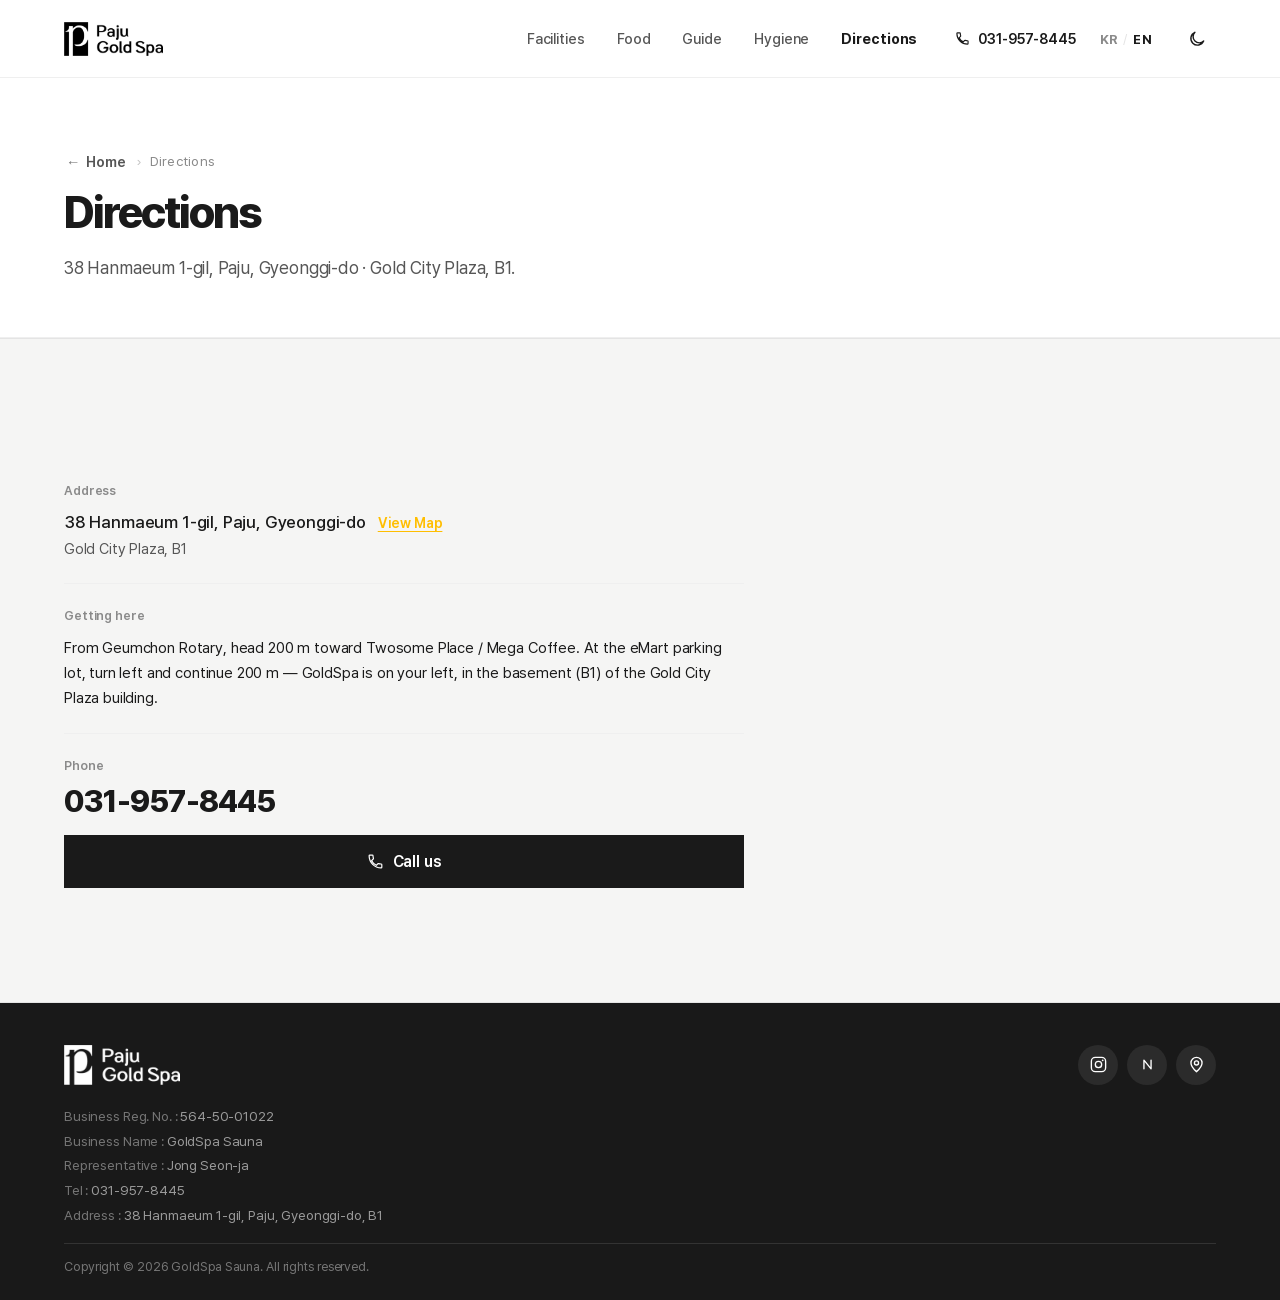
<file: en/location.html>
<!DOCTYPE html>
<html lang="en">
<head>
<meta charset="utf-8">
<meta name="viewport" content="width=device-width, initial-scale=1">
<title>Directions — GoldSpa Paju | 38 Hanmaeum 1-gil, Paju</title>
<meta name="description" content="GoldSpa is at 38 Hanmaeum 1-gil, Paju, Gyeonggi-do — Gold City Plaza, B1. Open 24 hours, year-round.">
<meta name="author" content="GoldSpa">
<meta name="robots" content="index, follow, max-image-preview:large">
<meta name="theme-color" content="#17130e">
<link rel="canonical" href="https://goldspa.co.kr/en/location.html">
<link rel="alternate" hreflang="ko" href="https://goldspa.co.kr/location.html">
<link rel="alternate" hreflang="en" href="https://goldspa.co.kr/en/location.html">
<link rel="alternate" hreflang="x-default" href="https://goldspa.co.kr/location.html">
<meta property="og:type" content="website">
<meta property="og:site_name" content="GoldSpa"><meta property="og:locale" content="en_US">
<meta property="og:title" content="Directions — GoldSpa Paju">
<meta property="og:description" content="38 Hanmaeum 1-gil, Paju, Gyeonggi-do — Gold City Plaza, B1.">
<meta property="og:url" content="https://goldspa.co.kr/en/location.html">
<meta property="og:image" content="https://goldspa.co.kr/images/p007.jpg">
<meta name="twitter:card" content="summary_large_image">
<script>(function(){var d=document.documentElement;var t=null;try{t=localStorage.getItem('goldspa-theme');}catch(e){}d.setAttribute('data-theme',(t==='light'||t==='dark')?t:'light');})();</script>
<link rel="icon" type="image/png" href="../images/favicon.png">
<link rel="apple-touch-icon" href="../images/apple-touch-icon.png">
<link rel="stylesheet" href="../assets/fonts.css">
<link rel="stylesheet" href="../assets/style.css">
</head>
<body class="subpage">

<header id="hd">
  <div class="bar">
    <a href="index.html" class="logo" aria-label="GoldSpa Paju home"><img class="logo-w" src="../images/logo-white.png" alt="GoldSpa Paju" width="99" height="34"><img class="logo-k" src="../images/logo-black.png" alt="GoldSpa Paju" width="99" height="34"></a>
    <nav>
      <a href="facilities.html">Facilities</a>
      <a href="food.html">Food</a>
      <a href="guide.html">Guide</a>
      <a href="trust.html">Hygiene</a>
      <a href="location.html" class="active">Directions</a>
    </nav>
    <a href="tel:031-957-8445" class="hcall">
      <svg viewBox="0 0 24 24"><path d="M6.6 10.8a15 15 0 0 0 6.6 6.6l2.2-2.2a1 1 0 0 1 1-.24 11 11 0 0 0 3.5.56 1 1 0 0 1 1 1V20a1 1 0 0 1-1 1A17 17 0 0 1 3 4a1 1 0 0 1 1-1h3.5a1 1 0 0 1 1 1 11 11 0 0 0 .56 3.5 1 1 0 0 1-.24 1z"/></svg>
      031-957-8445
    </a>
    <div class="langtoggle"><a href="../location.html" hreflang="ko">KR</a><a aria-current="true">EN</a></div>
    <button class="themetoggle" aria-label="Light/dark mode" title="Light/dark"><svg class="ic-sun" viewBox="0 0 24 24"><circle cx="12" cy="12" r="4.2"/><path d="M12 2v2.5M12 19.5V22M4.2 4.2l1.8 1.8M18 18l1.8 1.8M2 12h2.5M19.5 12H22M4.2 19.8L6 18M18 6l1.8-1.8"/></svg><svg class="ic-moon" viewBox="0 0 24 24"><path d="M20 14.5A8 8 0 1 1 9.5 4a6.3 6.3 0 0 0 10.5 10.5z"/></svg></button><button class="navtoggle" aria-label="Open menu" aria-expanded="false" aria-controls="mmenu"><span></span><span></span><span></span></button>
  </div>
</header>
<div class="mmenu" id="mmenu">
  <button class="mmenu-close" aria-label="Close menu"><svg viewBox="0 0 24 24"><path d="M6 6l12 12M18 6L6 18"/></svg></button>
  <nav>
      <a href="index.html">Home</a>
      <a href="facilities.html">Facilities</a>
      <a href="food.html">Food</a>
      <a href="guide.html">Guide</a>
      <a href="trust.html">Hygiene</a>
      <a href="location.html" class="active">Directions</a>
  </nav>
  <div class="mmenu-lang"><a href="../location.html" hreflang="ko">한국어</a><a class="on">English</a></div>
  <a href="tel:031-957-8445" class="mmenu-call">
    <svg viewBox="0 0 24 24"><path d="M6.6 10.8a15 15 0 0 0 6.6 6.6l2.2-2.2a1 1 0 0 1 1-.24 11 11 0 0 0 3.5.56 1 1 0 0 1 1 1V20a1 1 0 0 1-1 1A17 17 0 0 1 3 4a1 1 0 0 1 1-1h3.5a1 1 0 0 1 1 1 11 11 0 0 0 .56 3.5 1 1 0 0 1-.24 1z"/></svg>
    031-957-8445
  </a>
</div>

<main>
<section class="page-hero">
  <div class="shell">
    <nav class="crumb" aria-label="Breadcrumb"><a href="index.html">Home</a><span>›</span>Directions</nav>
    <h1>Directions</h1>
    <p class="lead">38 Hanmaeum 1-gil, Paju, Gyeonggi-do · Gold City Plaza, B1.</p>
  </div>
</section>

<section id="location" class="loc trust pt-xl pb-xl" style="background:var(--panel)">
  <div class="shell">
    <div class="grid">
      <div class="loc-info rise">
        <div class="loc-blk"><div class="k">Address</div><div class="v">38 Hanmaeum 1-gil, Paju, Gyeonggi-do <a href="https://map.naver.com/p/entry/place/1338214327" target="_blank" rel="noopener" class="map-link">View Map</a><small>Gold City Plaza, B1</small></div></div>
        <div class="loc-blk"><div class="k">Getting here</div><div class="v" style="font-size:.94rem;font-weight:400;line-height:1.65">From Geumchon Rotary, head 200 m toward Twosome Place / Mega Coffee. At the eMart parking lot, turn left and continue 200 m — GoldSpa is on your left, in the basement (B1) of the Gold City Plaza building.</div></div>
        <div class="loc-blk" style="border-bottom:0"><div class="k">Phone</div><div class="loc-phone" style="margin-top:10px">031-957-8445</div>
          <a href="tel:031-957-8445" class="btn"><svg viewBox="0 0 24 24"><path d="M6.6 10.8a15 15 0 0 0 6.6 6.6l2.2-2.2a1 1 0 0 1 1-.24 11 11 0 0 0 3.5.56 1 1 0 0 1 1 1V20a1 1 0 0 1-1 1A17 17 0 0 1 3 4a1 1 0 0 1 1-1h3.5a1 1 0 0 1 1 1 11 11 0 0 0 .56 3.5 1 1 0 0 1-.24 1z"/></svg>Call us</a>
        </div>
      </div>
    </div>
  </div>
</section>
</main>

<footer>
  <div class="shell">
    <div class="foot-head">
      <a href="index.html" class="foot-logo"><img src="../images/logo-white.png" alt="GoldSpa Paju"></a>
      <div class="foot-social"><a class="foot-sns" href="https://www.instagram.com/goldspa_paju/" target="_blank" rel="noopener" aria-label="Instagram @goldspa_paju"><svg viewBox="0 0 24 24"><rect x="3" y="3" width="18" height="18" rx="5"/><circle cx="12" cy="12" r="4"/><circle cx="17.3" cy="6.7" r="1.1" fill="currentColor" stroke="none"/></svg></a><a class="foot-sns" href="https://map.naver.com/p/entry/place/1338214327" target="_blank" rel="noopener" aria-label="Naver Place"><svg viewBox="0 0 24 24" stroke-linecap="round" stroke-linejoin="round"><path d="M7.5 17.5V6.5L16.5 17.5V6.5"/></svg></a><a class="foot-sns" href="https://www.google.com/maps/place/%EA%B3%A8%EB%93%9C%EC%8A%A4%ED%8C%8C%EC%82%AC%EC%9A%B0%EB%82%98/data=!3m1!4b1!4m6!3m5!1s0x357c8df21c914cfd:0x1ee3e57d7704f111!8m2!3d37.7569828!4d126.771031!16s%2Fg%2F1tgftk48" target="_blank" rel="noopener" aria-label="Google Maps"><svg viewBox="0 0 24 24"><path d="M12 21s7-6.2 7-11a7 7 0 1 0-14 0c0 4.8 7 11 7 11z"/><circle cx="12" cy="10" r="2.6"/></svg></a></div>
    </div>
    <div class="foot-biz">
      <span><i>Business Reg. No.</i> 564-50-01022</span>
      <span><i>Business Name</i> GoldSpa Sauna</span>
      <span><i>Representative</i> Jong Seon-ja</span>
      <span><i>Tel</i> <a href="tel:031-957-8445">031-957-8445</a></span>
      <span><i>Address</i> 38 Hanmaeum 1-gil, Paju, Gyeonggi-do, B1</span>
    </div>
    <div class="foot-bot"><span>Copyright © 2026 GoldSpa Sauna. All rights reserved.</span></div>
  </div>
</footer>
<script src="../assets/app.js" defer></script>
</body>
</html>
</file>
<file: assets/fonts.css>
@font-face{font-family:'Pretendard';font-style:normal;font-weight:400;font-display:swap;src:url([data-uri]) format('woff2')}
@font-face{font-family:'Pretendard';font-style:normal;font-weight:500;font-display:swap;src:url([data-uri]) format('woff2')}
@font-face{font-family:'Pretendard';font-style:normal;font-weight:600;font-display:swap;src:url([data-uri]) format('woff2')}
@font-face{font-family:'Pretendard';font-style:normal;font-weight:700;font-display:swap;src:url([data-uri]) format('woff2')}
@font-face{font-family:'Pretendard';font-style:normal;font-weight:800;font-display:swap;src:url([data-uri]) format('woff2')}
</file>
<file: assets/style.css>
:root{
  --paper:#FFFFFF; --ink:#1A1A1A; --body:#565656; --muted:#8A8A8A;
  --line:#E4E4E4; --line-soft:#EFEFEF; --panel:#F5F5F4;
  --hero:#191919; --hero-line:#333333;
  --ease-out:cubic-bezier(.23,1,.32,1);
  --ease-io:cubic-bezier(.77,0,.175,1);
  --maxw:1280px; --pad:clamp(22px,5vw,72px);
}
@media (prefers-color-scheme:dark){
  :root{
    --paper:#121212; --ink:#F2F2F2; --body:#ADADAD; --muted:#767676;
    --line:#2A2A2A; --line-soft:#202020; --panel:#1A1A1A;
    --hero:#0D0D0D; --hero-line:#2c2c2c;
  }
}
:root[data-theme="light"]{
  --paper:#FFFFFF; --ink:#1A1A1A; --body:#565656; --muted:#8A8A8A;
  --line:#E4E4E4; --line-soft:#EFEFEF; --panel:#F5F5F4; --hero:#191919; --hero-line:#333333;
}
:root[data-theme="dark"]{
  --paper:#121212; --ink:#F2F2F2; --body:#ADADAD; --muted:#767676;
  --line:#2A2A2A; --line-soft:#202020; --panel:#1A1A1A; --hero:#0D0D0D; --hero-line:#2c2c2c;
}

*{box-sizing:border-box;margin:0;padding:0}
html{scroll-behavior:smooth;-webkit-text-size-adjust:100%}
body{
  font-family:'Pretendard',-apple-system,BlinkMacSystemFont,'Apple SD Gothic Neo','Malgun Gothic',sans-serif;
  background:var(--paper);color:var(--body);
  -webkit-font-smoothing:antialiased;text-rendering:optimizeLegibility;
  line-height:1.6;letter-spacing:-0.006em;overflow-x:hidden;font-size:16px;
}
img{max-width:100%;display:block}
a{color:inherit;text-decoration:none}
::selection{background:var(--ink);color:var(--paper)}
h1,h2,h3,h4{color:var(--ink);font-weight:700;text-wrap:balance}

.shell{max-width:var(--maxw);margin:0 auto;padding-left:var(--pad);padding-right:var(--pad)}

/* type helpers */
.display{font-size:clamp(1.5rem,2.6vw,2.05rem);line-height:1.18;letter-spacing:-0.02em;font-weight:700}
.figure{font-weight:800;letter-spacing:-0.04em;font-variant-numeric:tabular-nums;color:var(--ink);line-height:.95}
.kicker{font-size:.8rem;font-weight:600;color:var(--muted);letter-spacing:0;display:inline-block}
.lead{font-size:clamp(.98rem,1.1vw,1.08rem);color:var(--body);line-height:1.6;max-width:44ch}

/* buttons — Emil: press feedback, custom ease */
.btn{
  --bg:var(--ink);--fg:var(--paper);
  display:inline-flex;align-items:center;gap:9px;font-weight:600;font-size:.98rem;letter-spacing:-0.01em;
  padding:14px 24px;border-radius:100px;background:var(--bg);color:var(--fg);cursor:pointer;
  transition:transform 160ms var(--ease-out),opacity 160ms var(--ease-out),background 200ms var(--ease-out);
}
.btn svg{width:17px;height:17px;stroke:currentColor;fill:none;stroke-width:1.7}
.btn:active{transform:scale(.97)}
.btn.ghost{background:transparent;color:var(--fg);border:1px solid color-mix(in srgb,currentColor 40%,transparent)}
@media (hover:hover) and (pointer:fine){
  .btn:hover{opacity:.9}
  .btn.ghost:hover{background:color-mix(in srgb,currentColor 12%,transparent);opacity:1}
}

/* ---------- preview strip ---------- */
.preview{background:var(--ink);color:var(--paper);font-size:.74rem;letter-spacing:.01em;text-align:center;padding:7px 16px;font-weight:500}
.preview b{font-weight:700}

/* ---------- header (translucent glass, Apple materials) ---------- */
header{position:fixed;inset:0 0 auto 0;z-index:50;transition:padding .35s var(--ease-out)}
header::before{
  content:"";position:absolute;inset:0;opacity:0;transition:opacity .35s var(--ease-out);
  background:color-mix(in srgb,var(--paper) 88%,transparent);
  backdrop-filter:blur(16px) saturate(150%);-webkit-backdrop-filter:blur(16px) saturate(150%);
  border-bottom:1px solid var(--line-soft);
}
header.scrolled::before{opacity:1}
header .bar{position:relative;display:flex;align-items:center;justify-content:space-between;gap:24px;
  max-width:var(--maxw);margin:0 auto;padding:20px var(--pad);transition:padding .35s var(--ease-out)}
header.scrolled .bar{padding-top:13px;padding-bottom:13px}
.logo{font-weight:800;font-size:1.12rem;letter-spacing:.01em;color:#fff;transition:color .35s var(--ease-out);line-height:1}
.logo b{font-weight:800}
.logo small{display:block;font-weight:500;font-size:.58rem;letter-spacing:.3em;opacity:.62;margin-top:3px}
nav{display:flex;gap:32px}
nav a{font-size:.9rem;font-weight:500;color:rgba(255,255,255,.8);transition:color .2s}
.hcall{font-size:.88rem;font-weight:600;color:#fff;display:inline-flex;align-items:center;gap:8px;letter-spacing:-0.01em}
.hcall svg{width:15px;height:15px;stroke:currentColor;fill:none;stroke-width:1.8}
header.scrolled .logo{color:var(--ink)}
header.scrolled nav a{color:var(--body)}
header.scrolled .hcall{color:var(--ink)}
@media (hover:hover){nav a:hover{color:#fff}header.scrolled nav a:hover{color:var(--ink)}}

/* mobile hamburger + menu */
.navtoggle{display:none;flex-direction:column;justify-content:center;gap:6px;width:38px;height:38px;padding:7px;background:none;border:0;cursor:pointer;position:relative;z-index:60}
.navtoggle span{display:block;height:2px;width:24px;background:#fff;border-radius:2px;transition:transform .32s var(--ease-out),opacity .2s,background .35s var(--ease-out)}
header.scrolled .navtoggle span{background:var(--ink)}
.navtoggle.open span{background:var(--ink)}
.navtoggle.open span:nth-child(1){transform:translateY(8px) rotate(45deg)}
.navtoggle.open span:nth-child(2){opacity:0}
.navtoggle.open span:nth-child(3){transform:translateY(-8px) rotate(-45deg)}
/* 라이트/다크 수동 토글 버튼 */
.themetoggle{display:inline-flex;align-items:center;justify-content:center;width:38px;height:38px;padding:8px;margin-left:2px;background:none;border:0;cursor:pointer;color:#fff;transition:color .35s var(--ease-out)}
.themetoggle svg{width:20px;height:20px;stroke:currentColor;fill:none;stroke-width:1.7;stroke-linecap:round;stroke-linejoin:round}
header.scrolled .themetoggle,body.subpage .themetoggle{color:var(--ink)}
.themetoggle .ic-sun{display:none}
.themetoggle .ic-moon{display:block}
@media(prefers-color-scheme:dark){
  :root:not([data-theme]) .themetoggle .ic-sun{display:block}
  :root:not([data-theme]) .themetoggle .ic-moon{display:none}
}
:root[data-theme="dark"] .themetoggle .ic-sun{display:block}
:root[data-theme="dark"] .themetoggle .ic-moon{display:none}
:root[data-theme="light"] .themetoggle .ic-sun{display:none}
:root[data-theme="light"] .themetoggle .ic-moon{display:block}
.mmenu{position:fixed;inset:0;z-index:55;background:var(--paper);display:flex;flex-direction:column;align-items:center;justify-content:center;gap:4px;padding:40px;opacity:0;visibility:hidden;pointer-events:none;transition:opacity .4s var(--ease-out),visibility .4s}
.mmenu.open{opacity:1;visibility:visible;pointer-events:auto}
.mmenu nav{display:flex;flex-direction:column;align-items:center;gap:2px}
.mmenu nav a{color:var(--ink);font-size:1.7rem;font-weight:700;letter-spacing:-0.03em;padding:15px 20px}
.mmenu-call{margin-top:30px;display:inline-flex;align-items:center;gap:9px;color:var(--ink);font-size:1.12rem;font-weight:700;letter-spacing:-0.01em}
.mmenu-call svg{width:17px;height:17px;stroke:currentColor;fill:none;stroke-width:1.8}

/* ---------- hero ---------- */
.hero{position:relative;min-height:100svh;background:var(--hero);color:#fff;display:flex;flex-direction:column;overflow:hidden}
.hero-media .plabel{position:absolute;inset:0;display:flex;align-items:center;justify-content:center;
  color:rgba(255,255,255,.28);font-size:.82rem;font-weight:500;text-align:center;line-height:1.6;padding:24px}
.hero-media .plabel svg{width:40px;height:40px;stroke:rgba(255,255,255,.28);fill:none;stroke-width:1.2;display:block;margin:0 auto 14px}
.hero-top{position:relative;z-index:2;display:flex;justify-content:space-between;gap:16px;
  padding:112px var(--pad) 0;max-width:var(--maxw);margin:0 auto;width:100%;
  font-size:.8rem;color:rgba(255,255,255,.6);letter-spacing:.02em}
.hero-top span{display:inline-flex;gap:8px;align-items:center}
.hero-body{position:relative;z-index:2;margin-top:auto;padding:0 var(--pad) clamp(52px,9vh,104px);max-width:var(--maxw);
  margin-left:auto;margin-right:auto;width:100%}
.hero h1{color:#fff;font-weight:700;letter-spacing:-0.022em;line-height:1.14;font-size:clamp(1.95rem,4.4vw,3.15rem);max-width:19ch}
.hero .sub{margin-top:18px;font-size:clamp(.98rem,1.2vw,1.12rem);color:rgba(255,255,255,.82);max-width:34ch;line-height:1.56;font-weight:400}
.hero-cta{display:flex;gap:12px;margin-top:28px;flex-wrap:wrap}
.hero .btn{--bg:#fff;--fg:var(--hero)}
.hero .btn.ghost{--fg:#fff}
.cue{position:relative;z-index:2;align-self:center;margin-top:-30px;margin-bottom:20px;
  color:rgba(255,255,255,.5);font-size:.62rem;letter-spacing:.26em;display:flex;flex-direction:column;align-items:center;gap:8px}
.cue i{width:1px;height:30px;background:linear-gradient(rgba(255,255,255,.55),transparent);transform-origin:top;animation:cue 2.4s var(--ease-out) infinite}
@keyframes cue{0%,100%{transform:scaleY(0)}40%,60%{transform:scaleY(1)}}

/* ---------- section rhythm (deliberately varied) ---------- */
section{position:relative}
.pt-xl{padding-top:clamp(56px,8vw,92px)}
.pt-lg{padding-top:clamp(44px,6vw,66px)}
.pb-xl{padding-bottom:clamp(56px,8vw,92px)}
.pb-lg{padding-bottom:clamp(44px,6vw,66px)}

/* ---------- 2. brand statement (asymmetric, no cards) ---------- */
.brand .grid{display:grid;grid-template-columns:1.35fr 1fr;gap:clamp(28px,6vw,80px);align-items:end}
.brand h2{font-size:clamp(1.5rem,2.6vw,2.05rem);line-height:1.2;letter-spacing:-0.02em}
.brand .grid p{color:var(--body);font-size:1.02rem;line-height:1.6;padding-bottom:6px}
.figrow{display:flex;margin-top:clamp(32px,5vw,52px);border-top:1px solid var(--line)}
.figrow .cell{flex:1;padding:20px 4px 0;border-right:1px solid var(--line)}
.figrow .cell:last-child{border-right:0}
.figrow .n{font-size:clamp(1.65rem,3vw,2.3rem)}
.figrow .n small{font-size:.32em;font-weight:700;margin-left:.15em;letter-spacing:0}
.figrow .l{margin-top:12px;font-size:.9rem;color:var(--muted);letter-spacing:-0.01em}

/* ---------- 2b. sauna signature ---------- */
.sauna .grid2{display:grid;grid-template-columns:1fr 1.02fr;gap:clamp(28px,5vw,76px);align-items:center}
.sauna-media.shot{aspect-ratio:4/5;border-radius:6px}
.sauna-copy .kicker{color:var(--muted)}
.sauna-copy h2{font-size:clamp(1.55rem,2.8vw,2.2rem);line-height:1.16;letter-spacing:-0.02em;margin-top:12px}
.sauna-copy p{margin-top:18px;color:var(--body);font-size:1.02rem;line-height:1.62;max-width:42ch}
.matrow{margin-top:26px;display:flex;border-top:1px solid var(--line)}
.matrow .m{flex:1;padding:18px 4px 0;border-right:1px solid var(--line)}
.matrow .m:last-child{border-right:0}
.matrow .m .mv{font-size:clamp(1.35rem,2.3vw,1.85rem);font-weight:800;color:var(--ink);letter-spacing:-0.02em;line-height:1;font-variant-numeric:tabular-nums}
.matrow .m .mv small{font-size:.42em;font-weight:700;margin-left:.12em}
.matrow .m .ml{margin-top:11px;font-size:.86rem;color:var(--muted)}

/* ---------- 3. facilities (editorial, uneven grid) ---------- */
.fac-intro{display:grid;grid-template-columns:1.1fr 1fr;gap:clamp(24px,5vw,72px);align-items:end;margin-bottom:clamp(26px,4vw,42px)}
.fac-intro h2{font-size:clamp(1.5rem,2.6vw,2.05rem);line-height:1.2;letter-spacing:-0.02em}
.fac-grid{display:flex;gap:14px;overflow-x:auto;scroll-snap-type:x mandatory;padding-bottom:8px;
  margin-right:calc(-1*var(--pad));scrollbar-width:thin;scrollbar-color:var(--line) transparent}
.fac-grid::-webkit-scrollbar{height:6px}
.fac-grid::-webkit-scrollbar-thumb{background:var(--line);border-radius:10px}
.fac-grid .item{flex:0 0 clamp(200px,58vw,268px);scroll-snap-align:start}
.fac-grid .item:last-child{margin-right:var(--pad)}
.shot{position:relative;overflow:hidden;background:var(--panel);border-radius:8px}
.shot .plabel{position:absolute;inset:0;display:flex;flex-direction:column;align-items:center;justify-content:center;
  gap:9px;color:var(--muted);font-size:.8rem;font-weight:500;text-align:center;padding:16px}
.shot .plabel svg{width:26px;height:26px;stroke:var(--muted);fill:none;stroke-width:1.25;opacity:.8}
.shot .plabel em{font-style:normal;font-size:.68rem;opacity:.7;font-weight:400}
.item .cap{display:flex;align-items:baseline;justify-content:space-between;gap:10px;margin-top:15px}
.item .cap h3{font-size:1.12rem;font-weight:600;letter-spacing:-0.02em}
.item .cap span{font-size:.76rem;color:var(--muted);white-space:nowrap;font-weight:500}
.item p{margin-top:5px;font-size:.9rem;color:var(--muted)}
.fac-grid .item .shot{aspect-ratio:4/5}

/* ---------- 4. emotion band ---------- */
.emotion{position:relative;background:var(--hero);color:#fff;min-height:56vh;display:flex;align-items:center;overflow:hidden}
.emotion .plabel{position:absolute;inset:0;display:flex;align-items:center;justify-content:center;color:rgba(255,255,255,.24);
  font-size:.82rem;text-align:center;padding:24px;line-height:1.6}
.emotion .plabel svg{width:38px;height:38px;stroke:rgba(255,255,255,.24);fill:none;stroke-width:1.2;display:block;margin:0 auto 12px}
.emotion::after{content:"";position:absolute;inset:0;background:linear-gradient(90deg,rgba(0,0,0,.74),rgba(0,0,0,.15) 62%,transparent)}
.emotion .inner{position:relative;z-index:2;max-width:var(--maxw);margin:0 auto;width:100%;padding:0 var(--pad)}
.emotion .box{max-width:26ch}
.emotion h2{color:#fff;font-size:clamp(1.6rem,2.8vw,2.3rem);line-height:1.24;letter-spacing:-0.02em}
.emotion p{margin-top:18px;color:rgba(255,255,255,.78);font-size:1.02rem;line-height:1.62;max-width:36ch}

/* ---------- 5. hygiene (spec-sheet list, no boxes) ---------- */
.hy-head{display:grid;grid-template-columns:1fr 1fr;gap:clamp(24px,5vw,72px);align-items:end;margin-bottom:clamp(24px,4vw,40px)}
.hy-head h2{font-size:clamp(1.5rem,2.6vw,2.05rem);line-height:1.2;letter-spacing:-0.02em}
.spec{border-top:1px solid var(--line)}
.spec .row{display:grid;grid-template-columns:minmax(0,1fr) minmax(0,1.7fr);gap:clamp(16px,4vw,56px);
  padding:17px 0;border-bottom:1px solid var(--line-soft);align-items:baseline}
.spec .row h3{font-size:1.02rem;font-weight:600;letter-spacing:-0.01em;display:flex;align-items:center;gap:12px}
.spec .row h3 svg{width:20px;height:20px;stroke:var(--ink);fill:none;stroke-width:1.4;flex:none}
.spec .row p{color:var(--body);font-size:.96rem;line-height:1.55}
.hy-photo{margin-top:clamp(28px,4vw,44px)}
.hy-photo .shot{aspect-ratio:21/8}

/* ---------- 5b. proof (awards + inspection) ---------- */
.proof{background:var(--paper)}
.proof-lead{color:var(--muted);font-size:clamp(.95rem,1.4vw,1.05rem);line-height:1.7;letter-spacing:-0.01em;align-self:end}
.proof-badges{display:grid;grid-template-columns:repeat(3,1fr);gap:clamp(14px,1.6vw,22px)}
.pbadge{border:1px solid var(--line);border-radius:16px;overflow:hidden;background:#fff;display:flex;flex-direction:column}
.pbadge .pb-img{aspect-ratio:4/5;background:var(--panel);display:flex;align-items:center;justify-content:center;padding:clamp(16px,2vw,26px)}
.pbadge .pb-img img{max-width:100%;max-height:100%;width:auto;height:auto;object-fit:contain;display:block;border-radius:6px}
.pbadge .pb-cap{padding:clamp(16px,1.8vw,22px);border-top:1px solid var(--line-soft)}
.pbadge .pb-cap h3{font-size:1.02rem;font-weight:700;letter-spacing:-0.02em;color:var(--ink)}
.pbadge .pb-cap p{margin-top:6px;font-size:.83rem;color:var(--muted);line-height:1.55}
.proof-grade{display:flex;align-items:center;gap:13px;margin-top:clamp(18px,2.2vw,26px);padding:clamp(16px,1.8vw,20px) clamp(18px,2vw,24px);border:1px solid var(--line);border-radius:12px;background:var(--panel)}
.proof-grade svg{width:26px;height:26px;stroke:var(--ink);fill:none;stroke-width:1.4;flex:none}
.proof-grade b{font-weight:700;color:var(--ink)}
.proof-grade span{font-size:.92rem;color:var(--body);letter-spacing:-0.01em}
.proof-water{margin-top:clamp(34px,4.5vw,58px)}
.pw-head{display:flex;align-items:baseline;justify-content:space-between;gap:14px;flex-wrap:wrap;padding-bottom:14px;border-bottom:1.5px solid var(--line)}
.pw-head h3{font-size:clamp(1.1rem,1.7vw,1.35rem);font-weight:700;letter-spacing:-0.02em}
.pw-head .pw-meta{font-size:.85rem;color:var(--muted)}
.pw-head .pw-meta b{color:#1f7a4d;font-weight:700}
.pw-tablewrap{overflow-x:auto}
.pw-table{width:100%;border-collapse:collapse;min-width:560px;font-size:.92rem}
.pw-table th,.pw-table td{text-align:left;padding:14px 14px;border-bottom:1px solid var(--line-soft)}
.pw-table thead th{font-weight:600;color:var(--body);vertical-align:top;white-space:nowrap}
.pw-table thead th span{display:block;font-weight:400;font-size:.7rem;color:var(--muted);margin-top:4px}
.pw-table tbody td{font-variant-numeric:tabular-nums;color:var(--body)}
.pw-table tbody td:first-child{font-weight:600;color:var(--ink);white-space:nowrap}
.pw-table td.ok{color:#1f7a4d;font-weight:700}
.pw-foot{margin-top:16px;font-size:.82rem;color:var(--muted);line-height:1.65;letter-spacing:-0.01em}
/* 실제 검사표·성적서 원본 썸네일 */
.pw-docs{display:grid;grid-template-columns:repeat(4,1fr);gap:clamp(10px,1.3vw,16px);margin-top:20px}
.pw-docs-lg{grid-template-columns:repeat(5,1fr)}
.pw-doc{display:flex;flex-direction:column;gap:9px;padding:0;border:0;background:none;cursor:pointer;text-align:center;font:inherit;-webkit-tap-highlight-color:transparent}
.pw-doc img{width:100%;aspect-ratio:3/4;object-fit:cover;object-position:top center;border:1px solid var(--line);border-radius:9px;background:#fff;box-shadow:0 2px 10px rgba(0,0,0,.05);transition:transform .25s ease,box-shadow .25s ease,border-color .25s ease}
.pw-doc span{font-size:.78rem;color:var(--muted);letter-spacing:-0.01em;line-height:1.35}
.pw-doc:hover img,.pw-doc:focus-visible img{transform:translateY(-3px);box-shadow:0 8px 22px rgba(0,0,0,.12);border-color:var(--ink)}
.pw-doc:focus-visible{outline:none}
@media(max-width:760px){.pw-docs,.pw-docs-lg{grid-template-columns:repeat(3,1fr)}}
@media(max-width:480px){.pw-docs,.pw-docs-lg{grid-template-columns:repeat(2,1fr)}}
/* 라이트박스 */
.lightbox{position:fixed;inset:0;z-index:1000;display:flex;align-items:center;justify-content:center;padding:clamp(16px,4vw,48px);background:rgba(14,14,16,.9);opacity:0;visibility:hidden;transition:opacity .22s ease,visibility .22s ease}
.lightbox.open{opacity:1;visibility:visible}
.lightbox .lb-fig{max-width:min(920px,100%);max-height:100%;display:flex;flex-direction:column;align-items:center;gap:14px;margin:0}
.lightbox img{max-width:100%;max-height:82vh;width:auto;height:auto;object-fit:contain;border-radius:8px;background:#fff;box-shadow:0 20px 60px rgba(0,0,0,.45);transform:scale(.96);transition:transform .25s ease}
.lightbox.open img{transform:scale(1)}
.lightbox figcaption{color:rgba(255,255,255,.85);font-size:.86rem;letter-spacing:-0.01em;text-align:center}
.lb-close{position:absolute;top:clamp(12px,2vw,22px);right:clamp(12px,2vw,22px);width:44px;height:44px;border:0;border-radius:50%;background:rgba(255,255,255,.12);color:#fff;font-size:26px;line-height:1;cursor:pointer;display:flex;align-items:center;justify-content:center;transition:background .2s ease}
.lb-close:hover{background:rgba(255,255,255,.24)}
@media(max-width:760px){.proof-badges{grid-template-columns:1fr 1fr}}
/* 모바일 배지 가로 행 규칙은 파일 맨 끝에 있음 (de-card 오버라이드보다 뒤여야 함) */
/* 수질·대기 검사표: 모바일에서 구분선 방식으로 전환(가로 스크롤 없이 한눈에) */
@media(max-width:560px){
  .pw-tablewrap{overflow-x:visible}
  .pw-table{min-width:0;display:block;font-size:.9rem}
  .pw-table thead{position:absolute;width:1px;height:1px;padding:0;margin:-1px;overflow:hidden;clip:rect(0 0 0 0);white-space:nowrap;border:0}
  .pw-table tbody{display:block}
  .pw-table tbody tr{display:block;padding:6px 0 12px;border-bottom:1px solid var(--line)}
  .pw-table tbody tr:last-child{border-bottom:0}
  .pw-table tbody td{display:flex;justify-content:space-between;align-items:baseline;gap:16px;padding:7px 0;border-bottom:0;text-align:right;white-space:normal;color:var(--body)}
  .pw-table tbody td::before{content:attr(data-label);font-weight:600;color:var(--muted);text-align:left;letter-spacing:-0.01em}
  .pw-table tbody td:first-child{justify-content:flex-start;font-size:1.02rem;font-weight:700;color:var(--ink);padding:14px 0 8px}
  .pw-table tbody td:first-child::before{content:none}
}

/* ---------- 6. trust (figure band, no cards) ---------- */
.trust{background:var(--panel);border-top:1px solid var(--line);border-bottom:1px solid var(--line)}
.trust .band{display:flex;flex-wrap:wrap}
.trust .c{flex:1 1 200px;padding:clamp(24px,3vw,34px) clamp(8px,2vw,26px);border-right:1px solid var(--line)}
.trust .c:last-child{border-right:0}
.trust .k{font-size:.76rem;color:var(--muted);font-weight:600;letter-spacing:-0.01em}
.trust .v{margin-top:12px;color:var(--ink);font-weight:700;font-size:1.08rem;line-height:1.32;letter-spacing:-0.015em}
.trust .v .big{display:block;font-size:clamp(1.7rem,3vw,2.3rem);font-weight:800;letter-spacing:-0.03em;font-variant-numeric:tabular-nums;margin-bottom:2px}
.trust .v .big small{font-size:.4em;font-weight:700;margin-left:.1em}

/* ---------- 7. guide (pricelist, no cards) ---------- */
.guide .grid{display:grid;grid-template-columns:1.15fr 1fr;gap:clamp(28px,5vw,64px);margin-top:clamp(26px,4vw,44px)}
.g-label{font-size:.82rem;font-weight:600;color:var(--muted);letter-spacing:-0.01em;padding-bottom:16px;border-bottom:1px solid var(--line)}
.price{list-style:none;margin-top:4px}
.price li{display:flex;align-items:baseline;gap:12px;padding:16px 0;border-bottom:1px solid var(--line-soft)}
.price li .nm{color:var(--ink);font-weight:500;font-size:1.04rem;letter-spacing:-0.01em}
.price li .dot{flex:1;border-bottom:1px dotted var(--line);transform:translateY(-4px)}
.price li .pr{font-weight:700;color:var(--ink);font-variant-numeric:tabular-nums;letter-spacing:-0.01em}
.g-hours{font-size:clamp(1.5rem,2.5vw,2rem);font-weight:800;color:var(--ink);letter-spacing:-0.03em;font-variant-numeric:tabular-nums;margin-top:14px;line-height:1}
.g-hours span{display:block;font-size:.86rem;font-weight:500;color:var(--body);letter-spacing:-0.01em;margin-top:12px;line-height:1.55}
.g-meta{margin-top:26px;border-top:1px solid var(--line-soft);padding-top:20px}
.g-meta .r{display:flex;justify-content:space-between;gap:14px;padding:8px 0;font-size:.98rem}
.g-meta .r b{color:var(--ink);font-weight:600}
.tags{margin-top:22px;display:flex;flex-wrap:wrap;gap:8px}
.tags span{font-size:.82rem;color:var(--body);border:1px solid var(--line);padding:7px 13px;border-radius:100px;letter-spacing:-0.01em}

/* ---------- 8. reviews (editorial, hairline) ---------- */
.rev-head{display:flex;flex-wrap:wrap;align-items:flex-end;justify-content:space-between;gap:24px;
  padding-bottom:clamp(32px,4vw,48px);border-bottom:1px solid var(--line)}
.rev-head h2{font-size:clamp(1.5rem,2.6vw,2.05rem);line-height:1.2;letter-spacing:-0.02em}
.score{display:flex;align-items:baseline;gap:14px}
.score .n{font-size:clamp(1.8rem,3vw,2.4rem);font-weight:800;letter-spacing:-0.03em;color:var(--ink);line-height:1;font-variant-numeric:tabular-nums}
.score .meta{display:flex;flex-direction:column;gap:6px}
.stars{display:inline-flex;gap:2px}
.stars svg{width:16px;height:16px;fill:var(--ink);stroke:none}
.score .cnt{font-size:.86rem;color:var(--muted)}
.quotes{display:grid;grid-template-columns:repeat(3,1fr);gap:0}
.quote{padding:clamp(28px,3vw,40px) 0;border-right:1px solid var(--line-soft)}
.quote{padding-left:clamp(0px,2vw,32px);padding-right:clamp(20px,2vw,32px)}
.quote:first-child{padding-left:0}
.quote:last-child{border-right:0;padding-right:0}
.quote p{color:var(--ink);font-size:1rem;line-height:1.6;font-weight:400;letter-spacing:-0.01em}
.quote .who{margin-top:18px;font-size:.86rem;color:var(--muted)}
.quote .who b{color:var(--body);font-weight:600}

/* ---------- 8b. gallery (raw photo mosaic) ---------- */
.gallery-cols{display:grid;grid-template-columns:repeat(3,1fr);gap:clamp(10px,1.2vw,16px);margin-top:clamp(26px,4vw,42px)}
.gtile .shot{border-radius:8px;aspect-ratio:1/1!important}
.gtile .plabel svg{width:22px;height:22px}
@media (max-width:900px){.gallery-cols{grid-template-columns:repeat(2,1fr)}}
@media (max-width:560px){.gallery-cols{grid-template-columns:repeat(2,1fr)}}

/* ---------- 9. location ---------- */
.loc .grid{display:grid;grid-template-columns:1fr;max-width:680px;margin-top:clamp(34px,5vw,50px)}
.loc-map{position:relative;overflow:hidden;border-radius:6px;background:var(--panel);min-height:440px}
.loc-map .plabel{position:absolute;inset:0;display:flex;flex-direction:column;align-items:center;justify-content:center;gap:10px;
  color:var(--muted);font-size:.84rem;font-weight:500;text-align:center;padding:20px}
.loc-map .plabel svg{width:34px;height:34px;stroke:var(--muted);fill:none;stroke-width:1.3}
.loc-map .plabel em{font-style:normal;font-size:.72rem;opacity:.72;font-weight:400}
.loc-info{display:flex;flex-direction:column}
.loc-blk{padding:22px 0;border-bottom:1px solid var(--line-soft)}
.loc-blk:first-child{padding-top:0}
.loc-blk .k{font-size:.78rem;color:var(--muted);font-weight:600;letter-spacing:-0.01em}
.loc-blk .v{margin-top:10px;color:var(--ink);font-size:1.06rem;font-weight:500;letter-spacing:-0.01em}
.loc-blk .v small{display:block;color:var(--body);font-weight:400;font-size:.92rem;margin-top:5px;line-height:1.55}
.loc-phone{font-size:clamp(1.5rem,2.5vw,1.95rem);font-weight:800;color:var(--ink);letter-spacing:-0.025em;font-variant-numeric:tabular-nums;line-height:1}
.loc-info .btn{margin-top:18px;width:100%;justify-content:center}

/* ---------- footer ---------- */
footer{background:var(--hero);color:rgba(255,255,255,.68);padding:clamp(28px,3.6vw,42px) 0 22px}
.foot-top{display:flex;justify-content:space-between;gap:44px;flex-wrap:wrap;padding-bottom:40px;border-bottom:1px solid var(--hero-line)}
.foot-logo{font-weight:800;font-size:1.3rem;color:#fff;letter-spacing:.01em}
.foot-logo small{display:block;font-weight:500;font-size:.68rem;letter-spacing:.08em;opacity:.55;margin-top:7px}
.foot-cols{display:flex;gap:clamp(36px,6vw,72px);flex-wrap:wrap}
.foot-col h4{font-size:.72rem;letter-spacing:.02em;color:rgba(255,255,255,.46);font-weight:600;margin-bottom:14px}
.foot-col p,.foot-col a{font-size:.92rem;line-height:1.95;color:rgba(255,255,255,.76);display:block}
.foot-bot{display:flex;justify-content:space-between;gap:14px;flex-wrap:wrap;margin-top:28px;font-size:.8rem;color:rgba(255,255,255,.42)}
@media (hover:hover){.foot-col a:hover{color:#fff}}

/* ---------- mobile bottom bar ---------- */
.mbar{position:fixed;inset:auto 0 0 0;z-index:60;display:none;gap:10px;padding:10px 14px calc(10px + env(safe-area-inset-bottom));
  background:color-mix(in srgb,var(--paper) 82%,transparent);backdrop-filter:blur(18px) saturate(150%);
  -webkit-backdrop-filter:blur(18px) saturate(150%);border-top:1px solid var(--line)}
.mbar a{flex:1;display:inline-flex;align-items:center;justify-content:center;gap:8px;font-weight:600;font-size:.95rem;padding:14px;border-radius:12px;
  transition:transform 160ms var(--ease-out)}
.mbar a:active{transform:scale(.97)}
.mbar svg{width:17px;height:17px;stroke:currentColor;fill:none;stroke-width:1.7}
.mbar .call{background:var(--ink);color:var(--paper)}
.mbar .map{background:transparent;color:var(--ink);border:1px solid var(--line)}

/* ---------- reveal (Emil: custom ease, subtle) ---------- */
.rise{opacity:0;transform:translateY(16px);transition:opacity .7s var(--ease-out),transform .7s var(--ease-out)}
.rise.in{opacity:1;transform:none}
.unveil .shot,.unveil.shot{clip-path:inset(0 0 100% 0);transition:clip-path .9s var(--ease-io)}
.unveil.in .shot,.unveil.shot.in{clip-path:inset(0 0 0 0)}
@media (prefers-reduced-motion:reduce){
  *{animation:none!important}
  html{scroll-behavior:auto}
  .rise{opacity:1;transform:none;transition:none}
  .unveil .shot,.unveil.shot{clip-path:none;transition:none}
}

/* ---------- responsive ---------- */
@media (max-width:900px){
  header .bar>nav,.hcall{display:none}
  .navtoggle{display:flex}
  .themetoggle{margin-left:auto}
  .mbar{display:none}
  
  .brand .grid,.fac-intro,.hy-head,.guide .grid,.loc .grid{grid-template-columns:1fr;align-items:start}
  .i-lead,.i-tall,.i-third{grid-column:span 6}
  .i-lead .shot{aspect-ratio:16/10}
  .quotes{grid-template-columns:1fr}
  .quote{border-right:0;border-bottom:1px solid var(--line-soft);padding:26px 0}
  .quote:last-child{border-bottom:0}
  .quote:first-child{padding-top:0}
  .loc-map{min-height:300px}
  .trust .c{flex-basis:50%}
  .trust .c:nth-child(2){border-right:0}
}
@media (max-width:560px){
  body{font-size:16px}
  .fac-grid{grid-template-columns:1fr}
  .i-lead,.i-tall,.i-third{grid-column:span 1}
  .i-tall .shot{aspect-ratio:5/4}
  .figrow{flex-wrap:wrap}
  .figrow .cell{flex-basis:50%;border-bottom:1px solid var(--line);padding-bottom:22px}
  .figrow .cell:nth-child(2){border-right:0}
  .spec .row{grid-template-columns:1fr;gap:8px}
  .trust .c{flex-basis:100%;border-right:0;border-bottom:1px solid var(--line)}
  .trust .c:last-child{border-bottom:0}
  .hy-photo .shot{aspect-ratio:16/10}
}
.foodph{position:relative;border:1.5px dashed var(--line);border-radius:14px;background:var(--panel);aspect-ratio:16/6;min-height:200px;display:flex;align-items:center;justify-content:center;margin-top:clamp(20px,3vw,34px)}
.foodlabel{display:flex;flex-direction:column;align-items:center;gap:11px;color:var(--muted);text-align:center;padding:20px}
.foodlabel svg{width:36px;height:36px;stroke:var(--muted);fill:none;stroke-width:1.3;opacity:.85}
.foodlabel b{color:var(--body);font-weight:600;font-size:1.02rem;letter-spacing:-0.01em}
.foodlabel em{font-style:normal;font-size:.8rem;opacity:.8}

.mosaic{display:grid;grid-template-columns:repeat(4,1fr);grid-auto-rows:minmax(220px,24vw);gap:clamp(6px,0.7vw,12px);width:100vw;margin-left:calc(50% - 50vw);padding:0 clamp(14px,4vw,120px)}
.mtile{position:relative;overflow:hidden;border-radius:12px;background:var(--panel) center/cover no-repeat;display:block;min-height:168px}
.mtile.big{grid-column:span 2;grid-row:span 2}
.mtile.wide{grid-column:span 2}
.mtile::after{content:"";position:absolute;inset:0;background:linear-gradient(180deg,transparent 46%,rgba(0,0,0,.6))}
.mtile .cap{position:absolute;left:0;bottom:0;z-index:2;display:flex;align-items:center;gap:9px;padding:clamp(14px,1.6vw,22px);color:#fff;font-weight:700;font-size:clamp(.98rem,1.2vw,1.16rem);letter-spacing:-0.02em;text-shadow:0 1px 10px rgba(0,0,0,.45)}


@media(max-width:760px){.mosaic{grid-template-columns:repeat(2,1fr);grid-auto-rows:minmax(150px,42vw)}.mtile.big{grid-row:span 1}}
@media(max-width:480px){.mosaic{gap:7px;grid-auto-rows:minmax(130px,44vw)}}

.intro{text-align:center;padding:clamp(74px,11vw,140px) 0}
.intro h1{font-size:clamp(1.9rem,4.6vw,3rem);letter-spacing:-0.045em;line-height:1.14;color:var(--ink);font-weight:800}
.intro p{margin:20px auto 0;max-width:none;white-space:nowrap;color:var(--body);font-size:clamp(1rem,1.4vw,1.14rem);line-height:1.62}
.intro-stats{display:flex;flex-wrap:wrap;justify-content:center;gap:10px 30px;margin-top:clamp(30px,4vw,40px)}
.intro-stats span{font-size:.9rem;color:var(--muted);letter-spacing:-0.01em}
.intro-stats b{color:var(--ink);font-weight:800;font-variant-numeric:tabular-nums}

.foods{background:#201d18;color:#fff;padding:clamp(64px,9vw,112px) 0}
.foods-grid{display:grid;grid-template-columns:1.55fr 1fr;gap:clamp(30px,5vw,66px);align-items:center}
.foods-carousel{min-width:0}
.foods-track{display:flex;gap:clamp(14px,1.6vw,22px);overflow-x:auto;scroll-snap-type:x mandatory;padding-bottom:2px;scrollbar-width:none}
.foods-track::-webkit-scrollbar{display:none}
.food-tile{flex:0 0 44%;scroll-snap-align:start;margin:0;min-width:0}
.food-tile .fbox{aspect-ratio:1/1;border-radius:10px;background:#2b2721;border:1px dashed rgba(255,255,255,.16);display:flex;flex-direction:column;align-items:center;justify-content:center;gap:9px;color:rgba(255,255,255,.42);padding:14px}
.food-tile .fbox svg{width:32px;height:32px;stroke:currentColor;fill:none;stroke-width:1.2;opacity:.7}
.food-tile .fbox em{font-style:normal;font-size:.68rem;letter-spacing:.02em}
.food-tile figcaption{margin-top:14px;font-weight:700;font-size:1rem;color:#fff;letter-spacing:-0.02em}
.foods-nav{display:flex;align-items:center;justify-content:center;gap:16px;margin-top:clamp(20px,2.6vw,30px)}
.foods-nav button{width:26px;height:26px;border:none;background:transparent;color:rgba(255,255,255,.85);font-size:1rem;line-height:1;cursor:pointer;display:inline-flex;align-items:center;justify-content:center;transition:color .2s,transform .12s ease-out}
.foods-nav button:hover{color:#fff}
.foods-nav button:active{transform:scale(.9)}
.foods-nav button:disabled{color:rgba(255,255,255,.2);cursor:default}
.foods-nav .dots{display:flex;align-items:center;gap:9px}
.foods-nav .dots i{width:7px;height:7px;border-radius:50%;background:rgba(255,255,255,.28);transition:background .2s,transform .2s}
.foods-nav .dots i.on{background:#fff;transform:scale(1.15)}
.foods-side .foods-kicker{font-size:1.9rem;font-weight:800;letter-spacing:.02em;color:#fff;display:block}
.foods-side h2{color:#fff;font-size:clamp(1.7rem,3.4vw,2.4rem);letter-spacing:-0.04em;margin-top:4px}
.foods-btn{display:inline-block;margin:22px 0;padding:14px 24px;border:1px solid rgba(255,255,255,.55);border-radius:8px;color:#fff;font-weight:700;font-size:.96rem;letter-spacing:-0.01em;transition:background .2s,color .2s}
.foods-btn:hover{background:#fff;color:#201d18}
.foods-side p{color:rgba(255,255,255,.72);line-height:1.85;font-size:.95rem;letter-spacing:-0.01em}
@media(max-width:860px){.foods-grid{grid-template-columns:1fr;gap:30px}.foods-side{order:-1}}

.mtile.more{display:none}
.mosaic.expanded .mtile.more{display:block}
.more-wrap{text-align:center;margin-top:clamp(20px,3vw,38px);padding-bottom:4px}
.more-btn{font-family:inherit;font-weight:700;font-size:.96rem;letter-spacing:-0.01em;color:var(--ink);background:transparent;border:1.5px solid var(--ink);padding:14px 32px;border-radius:100px;cursor:pointer;transition:background .2s var(--ease),color .2s var(--ease),transform .16s var(--ease)}
.more-btn:active{transform:scale(.97)}
@media(hover:hover){.more-btn:hover{background:var(--ink);color:var(--paper,#fff)}}

.hyslide-sec{padding:clamp(6px,1vw,14px) 0 clamp(58px,8vw,100px)}
.hy-slider{position:relative}
.hy-track{display:flex;gap:clamp(12px,1.5vw,18px);overflow-x:auto;scroll-snap-type:x mandatory;scrollbar-width:none;padding-bottom:2px}
.hy-track::-webkit-scrollbar{display:none}
.hy-slide{flex:0 0 clamp(270px,42%,430px);scroll-snap-align:start;margin:0}
.hy-slide img{width:100%;aspect-ratio:3/2;object-fit:cover;border-radius:14px;background:var(--panel);display:block}
.hy-arrows{display:flex;justify-content:center;gap:12px;margin-top:clamp(20px,2.5vw,28px)}
.hy-arrows button{width:44px;height:44px;border-radius:50%;border:1.5px solid var(--ink);background:transparent;color:var(--ink);font-size:1.35rem;line-height:1;cursor:pointer;display:inline-flex;align-items:center;justify-content:center;transition:background .2s var(--ease),color .2s var(--ease)}
@media(hover:hover){.hy-arrows button:hover{background:var(--ink);color:var(--paper,#fff)}}
.price li .nm small{color:var(--muted);font-weight:400;font-size:.8em;margin-left:5px}

/* splash */
.splash{position:fixed;inset:0;z-index:9999;background:#17130e;display:flex;align-items:center;justify-content:center;transition:opacity .7s cubic-bezier(.22,.61,.36,1),visibility .7s}
.splash-in{text-align:center;padding:20px}
.splash-logo{font-size:clamp(2.1rem,7vw,3.4rem);font-weight:800;color:#fff;letter-spacing:-0.035em;line-height:1;opacity:0;transform:translateY(12px);animation:sfin .85s cubic-bezier(.22,.61,.36,1) .1s forwards}
.splash-logo b{color:#cba24e;font-weight:800}
.splash-logo em{font-style:normal;font-size:.4em;font-weight:600;color:rgba(255,255,255,.5);margin-left:.2em;vertical-align:0.35em}
.splash-sub{margin-top:14px;font-size:.74rem;letter-spacing:.26em;text-transform:uppercase;color:rgba(255,255,255,.5);opacity:0;animation:sfin .85s cubic-bezier(.22,.61,.36,1) .38s forwards}
.splash-bar{width:118px;height:2px;background:rgba(255,255,255,.14);margin:28px auto 0;border-radius:2px;overflow:hidden}
.splash-bar i{display:block;height:100%;width:0;background:#cba24e;animation:sbar 1.4s cubic-bezier(.22,.61,.36,1) .2s forwards}
@keyframes sfin{to{opacity:1;transform:none}}
@keyframes sbar{to{width:100%}}
@media(prefers-reduced-motion:reduce){.splash-logo,.splash-sub{animation:none;opacity:1;transform:none}.splash-bar i{animation:none;width:100%}}
.loc-map{cursor:pointer;text-decoration:none}
a.loc-map .plabel{transition:color .2s}
@media(hover:hover){a.loc-map:hover .plabel{color:var(--ink)}a.loc-map:hover .plabel svg{stroke:var(--ink)}}
.loc-map.has-map{position:relative;overflow:hidden;min-height:340px}
.loc-map.has-map .map-img{position:absolute;inset:0;width:100%;height:100%;object-fit:cover;display:block}
.loc-map.has-map .map-pill{position:absolute;left:14px;bottom:14px;display:inline-flex;align-items:center;gap:7px;background:rgba(0,0,0,.8);color:#fff;font-size:.82rem;font-weight:600;padding:9px 15px;border-radius:100px;letter-spacing:-0.01em}
.loc-map.has-map .map-pill svg{width:14px;height:14px;stroke:currentColor;fill:none;stroke-width:2}
@media(hover:hover){a.loc-map.has-map:hover .map-pill{background:#111}}
.map-link{color:#2f6fed;font-weight:600;font-size:.86rem;margin-left:8px;white-space:nowrap}
@media(hover:hover){.map-link:hover{text-decoration:underline}}

/* ===== mobile optimization ===== */
html{overflow-x:hidden}
@media(max-width:640px){
  .intro p{white-space:normal}
}
@media(max-width:560px){
  :root{--pad:18px}
  .hero-top{flex-wrap:wrap;row-gap:4px}
  .hero h1{font-size:clamp(2rem,9vw,2.8rem)}
  /* price rows: drop dot leader, name left / price right, wrap safely */
  .price li .dot{display:none}
  .price li{justify-content:space-between;gap:12px}
  .price li .nm{flex:1;min-width:0;overflow-wrap:anywhere}
  .price li .nm small{display:block;margin-left:0;margin-top:2px}
  .price li .pr{flex:none;white-space:nowrap}
  /* location + footer wrapping */
  .loc-blk .v,.loc-blk .v [style]{overflow-wrap:anywhere}
  .foot{flex-direction:column;gap:26px}
  .foot-cols{gap:22px 28px}
  .foot-col{flex:1 1 42%}
  .foot-bot{flex-direction:column;gap:8px;align-items:flex-start}
}

/* gallery swipe carousel */
.gallery-sec{overflow:hidden}
.gal-track{display:flex;gap:clamp(12px,1.4vw,20px);overflow-x:auto;scroll-snap-type:x mandatory;padding:0 clamp(16px,4vw,80px) 6px;scrollbar-width:none;-webkit-overflow-scrolling:touch}
.gal-track::-webkit-scrollbar{display:none}
.gal-item{position:relative;flex:0 0 clamp(280px,72vw,560px);scroll-snap-align:center;margin:0;overflow:hidden;border-radius:14px}
.gal-item img{width:100%;aspect-ratio:4/5;object-fit:cover;display:block;background:var(--panel)}
.gal-nav{display:flex;justify-content:center;gap:12px;margin-top:clamp(20px,2.5vw,28px)}
.gal-nav button{width:44px;height:44px;border-radius:50%;border:1.5px solid var(--ink);background:transparent;color:var(--ink);font-size:1.35rem;line-height:1;cursor:pointer;display:inline-flex;align-items:center;justify-content:center;transition:background .2s var(--ease),color .2s var(--ease)}
@media(hover:hover){.gal-nav button:hover{background:var(--ink);color:#fff}}
@media(max-width:560px){.gal-item{flex-basis:86vw;border-radius:10px}}
body,h1,h2,h3,h4,p,span,a,div,li,figcaption{word-break:keep-all;overflow-wrap:break-word}

/* ---------- multipage: solid header on subpages ---------- */
body.subpage header::before{opacity:1}
body.subpage .logo{color:var(--ink)}
body.subpage nav a{color:var(--body)}
body.subpage .hcall{color:var(--ink)}
body.subpage .navtoggle span{background:var(--ink)}
header nav a.active{color:#fff;font-weight:700}
body.subpage header nav a.active{color:var(--ink)}
/* page hero */
.page-hero{padding:clamp(104px,13vw,150px) 0 clamp(30px,5vw,54px);border-bottom:1px solid var(--line-soft)}
.page-hero .crumb{font-size:.78rem;letter-spacing:.02em;color:var(--muted);margin-bottom:14px;display:flex;gap:8px;align-items:center}
.page-hero .crumb a{color:var(--muted)}
.page-hero .crumb a:hover{color:var(--ink)}
.page-hero .crumb span{opacity:.5}
.page-hero h1{font-size:clamp(1.9rem,4.4vw,2.8rem);letter-spacing:-0.045em;line-height:1.12;color:var(--ink);font-weight:800}
.page-hero .lead{margin-top:16px;max-width:640px;color:var(--body);font-size:clamp(.98rem,1.5vw,1.1rem);line-height:1.7;letter-spacing:-0.01em;word-break:keep-all}
/* home hub */
.hub{padding:clamp(48px,7vw,92px) 0}
.hub-grid{display:grid;grid-template-columns:repeat(3,1fr);gap:clamp(14px,1.6vw,22px)}
.hub-card{position:relative;display:block;border-radius:16px;overflow:hidden;background:var(--panel);aspect-ratio:4/5;color:#fff}
.hub-card img{position:absolute;inset:0;width:100%;height:100%;object-fit:cover;transition:transform .6s var(--ease-out)}
.hub-card::after{content:"";position:absolute;inset:0;background:linear-gradient(180deg,rgba(0,0,0,.05) 30%,rgba(0,0,0,.72))}
.hub-card .hc-body{position:absolute;left:0;bottom:0;z-index:2;padding:clamp(18px,2vw,26px)}
.hub-card h3{font-size:clamp(1.1rem,1.6vw,1.4rem);font-weight:700;letter-spacing:-0.02em;display:flex;align-items:center;gap:8px}
.hub-card h3 i{font-style:normal;transition:transform .3s var(--ease-out)}
.hub-card p{margin-top:6px;font-size:.86rem;color:rgba(255,255,255,.82);line-height:1.5;letter-spacing:-0.01em}
@media(hover:hover){.hub-card:hover img{transform:scale(1.05)}.hub-card:hover h3 i{transform:translateX(5px)}}
@media(max-width:760px){.hub-grid{grid-template-columns:1fr 1fr}}
@media(max-width:480px){.hub-grid{grid-template-columns:1fr}}

/* ---------- home preview sections ---------- */
.home-sec{padding:clamp(58px,8vw,108px) 0}
.home-sec.alt{background:var(--panel)}
.sec-head{display:flex;align-items:flex-end;justify-content:space-between;gap:20px 32px;flex-wrap:wrap;margin-bottom:clamp(26px,3.6vw,42px)}
.sec-head .sh-l{max-width:660px}
.sec-head .kicker{font-size:.78rem;letter-spacing:.18em;text-transform:uppercase;color:var(--muted);font-weight:600;display:block;margin-bottom:13px}
.sec-head h2{font-size:clamp(1.55rem,3vw,2.3rem);letter-spacing:-0.038em;line-height:1.14;color:var(--ink);font-weight:800}
.sec-head p{margin-top:13px;color:var(--body);font-size:clamp(.95rem,1.4vw,1.05rem);line-height:1.65;letter-spacing:-0.01em;word-break:keep-all}
.more-link{flex:none;display:inline-flex;align-items:center;gap:7px;font-weight:700;font-size:.94rem;color:var(--ink);letter-spacing:-0.01em;padding-bottom:3px;border-bottom:1.5px solid var(--ink);white-space:nowrap}
.more-link i{font-style:normal;transition:transform .3s var(--ease-out)}
@media(hover:hover){.more-link:hover i{transform:translateX(4px)}}
.price-mini{display:grid;grid-template-columns:1.15fr 1fr;gap:clamp(28px,5vw,64px);align-items:start}
@media(max-width:760px){.price-mini{grid-template-columns:1fr;gap:34px}}
.loc-mini{max-width:760px}

/* home food preview images */
.food-imgs{display:grid;grid-template-columns:1fr 1fr;gap:clamp(12px,1.4vw,18px)}
.food-imgs figure{margin:0;border-radius:14px;overflow:hidden;background:var(--panel)}
.food-imgs img{width:100%;aspect-ratio:16/11;object-fit:cover;display:block;transition:transform .6s var(--ease-out)}
@media(hover:hover){.food-imgs a:hover img{transform:scale(1.04)}}
@media(max-width:560px){.food-imgs{grid-template-columns:1fr}}

/* dish tiles (home + food) */
.dish-grid{display:grid;grid-template-columns:repeat(3,1fr);gap:clamp(14px,1.8vw,24px)}
.dish{margin:0}
.dish img{width:100%;aspect-ratio:1/1;object-fit:cover;border-radius:12px;display:block;background:var(--panel)}
.dish figcaption{margin-top:12px;font-weight:700;font-size:1rem;letter-spacing:-0.02em;color:var(--ink)}
@media(max-width:640px){.dish-grid{grid-template-columns:1fr 1fr}}
.food-tile img{width:100%;aspect-ratio:1/1;object-fit:cover;border-radius:10px;display:block;background:var(--panel)}

/* foods carousel on light home bg (color overrides) */
.home-sec .food-tile figcaption{color:var(--ink)}
.home-sec .foods-nav button{color:var(--ink)}
.home-sec .foods-nav button:hover{color:var(--muted)}
.home-sec .foods-nav button:disabled{color:rgba(0,0,0,.18)}
.home-sec .foods-nav .dots i{background:rgba(0,0,0,.2)}
.home-sec .foods-nav .dots i.on{background:var(--ink)}

/* food detail: dishes as full gallery grid (dark section) */
.foods-head{display:flex;align-items:flex-end;justify-content:space-between;gap:20px 32px;flex-wrap:wrap;margin-bottom:clamp(28px,4vw,46px)}
.foods-head .foods-kicker{font-size:.8rem;letter-spacing:.18em;text-transform:uppercase;color:rgba(255,255,255,.6);font-weight:600;display:block;margin-bottom:14px}
.foods-head p{color:rgba(255,255,255,.82);font-size:clamp(.95rem,1.4vw,1.05rem);line-height:1.7;max-width:660px;letter-spacing:-0.01em;word-break:keep-all}
.foods .dish-grid figcaption{color:#fff}

/* facilities detail: full spacious gallery grid */
.facil-grid{display:grid;grid-template-columns:repeat(3,1fr);gap:clamp(10px,1.3vw,20px);width:100vw;margin-left:calc(50% - 50vw);padding:0 clamp(16px,4vw,72px)}
.facil-grid .gal-item{flex:none;width:auto;scroll-snap-align:none}
.facil-grid .gal-item img{aspect-ratio:4/5}
@media(max-width:900px){.facil-grid{grid-template-columns:repeat(2,1fr)}}
@media(max-width:520px){.facil-grid{grid-template-columns:repeat(2,1fr);gap:8px;padding:0 14px}}

/* ---------- image logo ---------- */
.logo{display:inline-flex;align-items:center;line-height:0}
.logo img{height:34px;width:auto;display:block}
.logo .logo-k{display:none}
header.scrolled .logo .logo-w,body.subpage .logo .logo-w{display:none}
header.scrolled .logo .logo-k,body.subpage .logo .logo-k{display:block}
/* 다크모드(시스템, 수동 미지정): 배경이 어두우므로 화이트 로고 유지 */
@media(prefers-color-scheme:dark){
  :root:not([data-theme]) header.scrolled .logo .logo-w,:root:not([data-theme]) body.subpage .logo .logo-w{display:block}
  :root:not([data-theme]) header.scrolled .logo .logo-k,:root:not([data-theme]) body.subpage .logo .logo-k{display:none}
}
/* 수동 다크 → 화이트 로고 */
:root[data-theme="dark"] header.scrolled .logo .logo-w,:root[data-theme="dark"] body.subpage .logo .logo-w{display:block}
:root[data-theme="dark"] header.scrolled .logo .logo-k,:root[data-theme="dark"] body.subpage .logo .logo-k{display:none}
/* 수동 라이트 → 블랙 로고 (시스템이 다크여도 강제) */
:root[data-theme="light"] header.scrolled .logo .logo-w,:root[data-theme="light"] body.subpage .logo .logo-w{display:none}
:root[data-theme="light"] header.scrolled .logo .logo-k,:root[data-theme="light"] body.subpage .logo .logo-k{display:block}
@media(max-width:560px){.logo img{height:29px}}
.foot-logo img{height:44px;width:auto;display:block;margin-bottom:15px}
.splash-logo-img{width:min(240px,58vw);height:auto;opacity:0;transform:translateY(12px);animation:sfin .85s cubic-bezier(.22,.61,.36,1) .1s forwards}

/* ---------- premium splash (kiln-glow + gold sweep + curtain reveal) ---------- */
.splash{position:fixed;inset:0;z-index:9999;background:#17130e;display:flex;align-items:center;justify-content:center;overflow:hidden;
  transition:transform 1s cubic-bezier(.76,0,.24,1),visibility 1s;will-change:transform}
.splash-glow{position:absolute;left:50%;top:54%;width:130vmax;height:130vmax;pointer-events:none;
  transform:translate(-50%,-50%) scale(.8);opacity:0;
  background:radial-gradient(circle,rgba(217,168,78,.22) 0%,rgba(168,96,32,.12) 20%,rgba(23,19,14,0) 52%);
  animation:glowin 1.8s cubic-bezier(.22,.61,.36,1) .1s forwards, glowbreathe 4s ease-in-out 1.9s infinite}
@keyframes glowin{to{opacity:1;transform:translate(-50%,-50%) scale(1)}}
@keyframes glowbreathe{0%,100%{opacity:1}50%{opacity:.72}}
.splash-in{position:relative;z-index:2;text-align:center;padding:20px}
.splash-logo{position:relative;display:inline-block;width:min(250px,60vw);
  opacity:0;transform:translateY(16px) scale(.975);animation:sfin .95s cubic-bezier(.22,.61,.36,1) .3s forwards}
.splash-logo img{display:block;width:100%;height:auto}
.splash-logo .lg-gold{position:absolute;inset:0;clip-path:inset(0 100% 0 0);
  filter:drop-shadow(0 0 18px rgba(217,168,78,.45));animation:goldsweep 1.5s cubic-bezier(.6,0,.3,1) .85s forwards}
@keyframes goldsweep{to{clip-path:inset(0 0 0 0)}}
.splash-sub{margin-top:22px;font-size:.82rem;letter-spacing:.14em;color:rgba(255,255,255,.5);
  opacity:0;animation:sfin .9s ease .7s forwards}
.splash-bar{width:132px;height:2px;background:rgba(255,255,255,.1);margin:32px auto 0;border-radius:2px;overflow:hidden}
.splash-bar i{display:block;height:100%;width:0;border-radius:2px;background:linear-gradient(90deg,#b07f33,#e8c874);
  animation:sbar 2.2s cubic-bezier(.5,0,.15,1) .35s forwards}
@media(prefers-reduced-motion:reduce){
  .splash-glow,.splash-logo,.splash-logo .lg-gold,.splash-sub,.splash-bar i{animation:none;opacity:1;clip-path:none;transform:none}
  .splash{transition:opacity .4s ease}.splash.done{transform:none;opacity:0}
}

/* ---------- splash refinement: soft light-wash + glint + refined glow ---------- */
.splash-glow{
  background:
    radial-gradient(circle at 50% 52%, rgba(238,208,138,.15) 0%, rgba(238,208,138,0) 25%),
    radial-gradient(circle at 50% 55%, rgba(196,134,64,.10) 0%, rgba(23,19,14,0) 48%) !important;
}
.splash::after{content:"";position:absolute;inset:0;z-index:1;pointer-events:none;
  box-shadow:inset 0 0 260px 70px rgba(0,0,0,.5)}
/* white base logo softly dims as gold washes in */
.splash-logo .lg-base{opacity:.9}
/* gold washes in on a soft diagonal (no hard highlighter edge) */
.splash-logo .lg-gold{
  clip-path:none;
  -webkit-mask-image:linear-gradient(102deg,#000 32%,transparent 55%);
          mask-image:linear-gradient(102deg,#000 32%,transparent 55%);
  -webkit-mask-repeat:no-repeat;mask-repeat:no-repeat;
  -webkit-mask-size:240% 100%;mask-size:240% 100%;
  -webkit-mask-position:132% 0;mask-position:132% 0;
  filter:drop-shadow(0 0 16px rgba(217,168,78,.32));
  animation:goldwash 1.9s cubic-bezier(.45,0,.18,1) .8s forwards !important;
}
@keyframes goldwash{to{-webkit-mask-position:-22% 0;mask-position:-22% 0}}
/* soft specular glint travelling once across the mark */
.splash-logo .lg-glint{
  position:absolute;inset:0;z-index:2;pointer-events:none;mix-blend-mode:screen;
  -webkit-mask:url(images/logo-gold.png) center/contain no-repeat;
          mask:url(images/logo-gold.png) center/contain no-repeat;
  background:linear-gradient(100deg,transparent 43%,rgba(255,249,231,.72) 50%,transparent 57%);
  background-repeat:no-repeat;background-size:230% 100%;background-position:165% 0;opacity:0;
  animation:lgglint 1.6s cubic-bezier(.4,0,.2,1) 1.6s forwards;
}
@keyframes lgglint{
  0%{background-position:165% 0;opacity:0}
  18%{opacity:1}
  82%{opacity:1}
  100%{background-position:-55% 0;opacity:0}
}
@media(prefers-reduced-motion:reduce){
  .splash-logo .lg-gold{animation:none;-webkit-mask:none;mask:none}
  .splash-logo .lg-glint{display:none}
}

/* ---------- splash: clean crossfade white->gold + glint (fixes partial reveal) ---------- */
.splash-logo .lg-base{opacity:1;-webkit-mask:none;mask:none;animation:lgfadeout 1.3s ease .95s forwards}
@keyframes lgfadeout{to{opacity:0}}
.splash-logo .lg-gold{
  clip-path:none;-webkit-mask:none;mask:none;
  opacity:0;filter:drop-shadow(0 0 15px rgba(217,168,78,.30));
  animation:lgfadein 1.3s cubic-bezier(.3,0,.2,1) .95s forwards !important;
}
@keyframes lgfadein{to{opacity:1}}
.splash-logo .lg-glint{
  animation:lgglint 1.7s cubic-bezier(.38,0,.2,1) 1.35s forwards;
}
@media(prefers-reduced-motion:reduce){
  .splash-logo .lg-base{animation:none;opacity:0}
  .splash-logo .lg-gold{animation:none !important;opacity:1}
}

/* splash exit: fade out (not curtain-up) */
.splash{transition:opacity .8s ease,visibility .8s;will-change:opacity}
.splash.done{transform:none;opacity:0;visibility:hidden;pointer-events:none}

/* ---------- 360 tour section (home) ---------- */
.tour-box{position:relative;border-radius:18px;overflow:hidden;background:#1c1a17;aspect-ratio:16/8;min-height:280px}
.tour-box::before{content:"";position:absolute;inset:0;background:radial-gradient(circle at 50% 42%,rgba(255,255,255,.06),transparent 60%)}
.tour-ph{position:absolute;inset:0;display:flex;flex-direction:column;align-items:center;justify-content:center;gap:16px;text-align:center;padding:28px;color:#fff}
.tour-ph .t-ico{width:66px;height:66px;stroke:rgba(255,255,255,.9);fill:none;stroke-width:1.5}
.tour-ph b{font-size:clamp(1.1rem,1.7vw,1.4rem);font-weight:700;letter-spacing:-0.02em}
.tour-ph em{font-style:normal;font-size:.86rem;letter-spacing:.02em;color:rgba(255,255,255,.55)}
.tour-ph .t-badge{display:inline-flex;align-items:center;gap:8px;margin-top:2px;padding:9px 16px;border:1px solid rgba(255,255,255,.28);border-radius:100px;font-size:.82rem;font-weight:600;color:rgba(255,255,255,.85)}
.tour-box iframe{position:absolute;inset:0;width:100%;height:100%;border:0}

/* ============ editorial refresh: square corners (de-AI) ============ */
.shot,.sauna-media.shot,
.gal-item,.gal-item img,.facil-grid .gal-item,.facil-grid .gal-item img,
.dish img,.food-tile img,.food-tile .fbox,.hy-slide img,
.hub-card,.tour-box,.mtile,.foodph,.loc-map,.gtile .shot,
.pbadge,.pbadge .pb-img img,.proof-grade,
.foods-btn,.more-btn,.btn,.tags span,.t-badge,.map-pill,
.gal-nav button,.hy-arrows button,.foods-nav button{border-radius:0}
@media(max-width:560px){.gal-item{border-radius:0}}

/* square the remaining higher-specificity pills */
.tour-ph .t-badge,.loc-map.has-map .map-pill{border-radius:0 !important}

/* ============ editorial: 섹션 헤더 룰 + 헤딩 크기 ============ */
.home-sec .sec-head{
  align-items:flex-start;
  border-top:1px solid var(--ink);
  padding-top:clamp(16px,2vw,24px);
  margin-bottom:clamp(30px,4.5vw,58px);
}
/* 배경이 바뀌는 alt 섹션은 배경 자체가 경계 — 선 중복 제거 */
.home-sec.alt .sec-head{border-top:0;padding-top:0}
.home-sec .sec-head .more-link{align-self:flex-start;margin-top:3px}
.home-sec .sec-head h2{font-size:clamp(1.55rem,3vw,2.3rem);letter-spacing:-0.038em;line-height:1.14;margin-top:clamp(12px,1.4vw,16px)}
/* margin-top 은 구 규칙에서 승계(기반 13px 보다 큼) — 지우면 여백 줄어듦 */
.home-sec .sec-head p{margin-top:clamp(13px,1.4vw,18px);font-size:clamp(.95rem,1.4vw,1.05rem)}
.foods-head p{font-size:clamp(1rem,1.4vw,1.12rem)}
.intro h1{font-size:clamp(1.9rem,4.6vw,3rem);letter-spacing:-0.045em;line-height:1.14}
.page-hero h1{font-size:clamp(1.9rem,4.4vw,2.8rem);letter-spacing:-0.045em;line-height:1.12}

/* ============ facility editorial blocks (sauna-tokyo style) ============ */
.fac-list{padding:clamp(40px,6vw,80px) 0 clamp(20px,3vw,40px)}
.fac-block{display:flex;gap:clamp(26px,4.5vw,72px);align-items:center;margin-bottom:clamp(52px,8vw,116px)}
.fac-block:last-child{margin-bottom:0}
.fac-block:nth-child(even){flex-direction:row-reverse}
.fac-media{flex:1 1 56%;min-width:0;display:grid;grid-template-columns:1.6fr 1fr;grid-template-rows:1fr 1fr;gap:8px;aspect-ratio:4/3.1}
.fac-media img{width:100%;height:100%;object-fit:cover;display:block;background:var(--panel)}
.fac-media img:first-of-type{grid-row:1 / span 2}
.fac-text{flex:1 1 44%;min-width:0}
.fac-no{display:inline-flex;align-items:center;justify-content:center;width:46px;height:46px;background:var(--ink);color:var(--paper);font-weight:800;font-size:.98rem;margin-bottom:clamp(16px,2vw,22px)}
.fac-text h2{font-size:clamp(1.4rem,2.4vw,1.95rem);font-weight:800;letter-spacing:-0.035em;line-height:1.18;color:var(--ink)}
.fac-text h2 em{display:block;font-style:normal;font-weight:600;font-size:.5em;letter-spacing:.06em;color:var(--muted);margin-top:8px;text-transform:uppercase}
.fac-text p{margin-top:clamp(16px,2vw,22px);color:var(--body);font-size:clamp(.96rem,1.35vw,1.05rem);line-height:1.85;letter-spacing:-0.01em;word-break:keep-all;max-width:46ch}
.fac-more h2{font-size:clamp(1.2rem,2vw,1.5rem);font-weight:800;letter-spacing:-0.03em;border-top:1.5px solid var(--ink);padding-top:clamp(16px,2vw,24px);margin-bottom:clamp(24px,3.5vw,40px)}
@media(max-width:760px){
  .fac-block,.fac-block:nth-child(even){flex-direction:column;gap:20px}
  .fac-media{width:100%;aspect-ratio:4/3}
  .fac-text p{max-width:none}
}

/* home facility blocks: no number badge, tighter top */
.home-facs{padding-top:0}
.home-facs .fac-block{margin-bottom:clamp(40px,6vw,84px)}

/* ============ vertical square label on facility media (sauna-tokyo) ============ */
.fac-media{position:relative;overflow:visible}
.fac-tag{position:absolute;left:0;bottom:-16px;z-index:4;
  background:var(--ink);color:var(--paper);
  writing-mode:vertical-rl;text-orientation:upright;
  font-weight:700;font-size:clamp(.92rem,1.3vw,1.08rem);letter-spacing:.14em;line-height:1;
  padding:clamp(16px,1.8vw,22px) clamp(11px,1vw,14px);
  min-height:clamp(96px,12vw,128px);
  display:inline-flex;align-items:center;justify-content:center}
@media(max-width:760px){.fac-tag{bottom:-12px}}

/* ============ trust: de-card (frameless awards + ruled grade) ============ */
.pbadge{border:0 !important;background:transparent;overflow:visible}
.pbadge .pb-img{background:transparent;padding:0;aspect-ratio:3/4;align-items:flex-end}
.pbadge .pb-img img{border-radius:0;box-shadow:0 1px 0 rgba(0,0,0,.04)}
.pbadge .pb-cap{border-top:0 !important;padding:16px 0 0}
.pbadge .pb-cap h3{font-size:1rem;font-weight:700}
.pbadge .pb-cap p{margin-top:5px}
.proof-badges{gap:clamp(20px,3vw,44px)}
/* hygiene grade: ruled line instead of boxed card */
.proof-grade{border:0 !important;background:transparent;border-top:1px solid var(--line) !important;
  border-bottom:1px solid var(--line) !important;padding:clamp(16px,2vw,22px) 2px !important}

/* 4-image block: clean 2x2 grid */
.fac-media.m4{grid-template-columns:1fr 1fr;grid-template-rows:1fr 1fr;aspect-ratio:1/1}
.fac-media.m4 img:first-of-type{grid-row:auto;grid-column:auto}

/* 2-image block: side by side */
.fac-media.m2{grid-template-columns:1fr 1fr;grid-template-rows:1fr;aspect-ratio:2/1.15}
.fac-media.m2 img:first-of-type{grid-row:auto;grid-column:auto}

/* 1-image block: single photo */
.fac-media.m1{grid-template-columns:1fr;grid-template-rows:1fr;aspect-ratio:4/3}
.fac-media.m1 img:first-of-type{grid-row:auto;grid-column:auto}
@media(max-width:760px){.fac-media.m1{aspect-ratio:4/5}}

/* 황토방(m4): show a single image on mobile */
@media(max-width:760px){
  .fac-media.m4{grid-template-columns:1fr;grid-template-rows:1fr;aspect-ratio:4/3}
  .fac-media.m4 img:not(:first-of-type){display:none}
}

/* 황토방 single mobile image: larger (portrait) */
@media(max-width:760px){.fac-media.m4{aspect-ratio:4/5}}

/* home 황토방: single large image on desktop too */
.home-facs .fac-media.m4{grid-template-columns:1fr;grid-template-rows:1fr;aspect-ratio:4/5}
.home-facs .fac-media.m4 img:not(:first-of-type){display:none}

/* ============ de-tech: remove EN uppercase labels + section numbers ============ */
.home-sec .sec-head .kicker{display:none}      /* removes EN kicker + counter number */
.fac-no{display:none}                          /* facility 01..06 number badges */
.foods-head .foods-kicker{display:none}        /* FOODS label */
.fac-text h2 em{display:none}                  /* EN facility subtitles */
/* tidy heading spacing now that kicker is gone */
.home-sec .sec-head h2{margin-top:clamp(4px,0.6vw,8px)}
.fac-text h2{margin-bottom:0}

/* ============ giant faint 黃土 hanja watermark (traditional layer) ============ */
.intro{position:relative;overflow:hidden}
.intro .shell{position:relative;z-index:2}
.hanja-bg{position:absolute;left:50%;top:50%;transform:translate(-50%,-50%);z-index:0;pointer-events:none;
  font-family:"Nanum Myeongjo","AppleMyungjo","Songti SC","SimSun",serif;font-weight:900;
  font-size:clamp(240px,46vw,640px);line-height:.82;letter-spacing:.06em;white-space:nowrap;
  color:var(--ink);opacity:.05}

/* ============ per-facility hanja watermark ============ */
.fac-block{position:relative}
.fac-block>.fac-media,.fac-block>.fac-text{position:relative;z-index:1}
.fac-hanja{position:absolute;z-index:0;pointer-events:none;user-select:none;top:50%;transform:translateY(-50%);
  font-family:"Nanum Myeongjo","AppleMyungjo","Songti SC","SimSun",serif;font-weight:900;
  font-size:clamp(170px,27vw,400px);line-height:.72;color:var(--ink);opacity:.05}
.fac-block:nth-child(odd) .fac-hanja{right:1%}
.fac-block:nth-child(even) .fac-hanja{left:1%}
@media(max-width:760px){.fac-hanja{font-size:clamp(150px,45vw,240px);opacity:.045}}

/* ============ layered/overlapping mosaic (3-image blocks) ============ */
.fac-media:not(.m2):not(.m4){overflow:visible}
.fac-media:not(.m2):not(.m4) img{outline:5px solid var(--paper);outline-offset:0}
.fac-media:not(.m2):not(.m4) img:first-of-type{position:relative;z-index:1}
.fac-media:not(.m2):not(.m4) img:nth-of-type(2),
.fac-media:not(.m2):not(.m4) img:nth-of-type(3){position:relative;z-index:2;transform:translateX(-14%);
  box-shadow:-12px 0 34px rgba(0,0,0,.16)}
@media(max-width:760px){
  .fac-media:not(.m2):not(.m4) img:nth-of-type(2),
  .fac-media:not(.m2):not(.m4) img:nth-of-type(3){transform:none;box-shadow:none}
}

/* fix: keep 黃土 fully inside intro (no clipping) */
.intro{overflow:hidden;padding:clamp(120px,16vw,210px) 0;min-height:0}
.hanja-bg{font-size:min(40vw,460px);line-height:1;letter-spacing:.04em;
  max-width:96vw;overflow:visible}

/* 360 tour embed: taller viewer + framed */
.tour-box{aspect-ratio:16/9;min-height:420px}
.tour-box iframe{position:absolute;inset:0;width:100%;height:100%;border:0;display:block}
@media(max-width:560px){.tour-box{aspect-ratio:3/4;min-height:460px}}

/* mobile 黃土: hard-fit width, no clip */
@media(max-width:640px){.hanja-bg{font-size:34vw;letter-spacing:0;white-space:nowrap}}

/* mobile menu close (X) button */
.mmenu-close{position:absolute;top:14px;right:14px;z-index:3;width:46px;height:46px;padding:0;
  background:none;border:0;cursor:pointer;display:flex;align-items:center;justify-content:center;color:var(--ink)}
.mmenu-close svg{width:26px;height:26px;stroke:currentColor;fill:none;stroke-width:1.8;stroke-linecap:round}
@media(hover:hover){.mmenu-close:hover{opacity:.6}}

/* ============ hero tagline (bottom-left, large) ============ */
.hero-copy{position:absolute;left:0;right:0;bottom:clamp(48px,7vw,92px);z-index:3;
  padding:0 var(--pad);pointer-events:none}
.hero-copy .hc-title{color:#fff;font-weight:800;letter-spacing:-0.02em;line-height:1.02;
  font-size:clamp(2.6rem,7.6vw,6rem);text-shadow:0 2px 30px rgba(0,0,0,.35);
  opacity:0;transform:translateY(20px);
  animation:heroCopyIn 1s cubic-bezier(.22,.61,.36,1) .15s forwards}
.hero-copy .hc-sub{color:rgba(255,255,255,.92);font-weight:400;
  font-size:clamp(.98rem,1.7vw,1.28rem);letter-spacing:-0.01em;word-break:keep-all;
  margin-top:clamp(14px,1.8vw,22px);max-width:32em;text-shadow:0 1px 16px rgba(0,0,0,.4);
  opacity:0;transform:translateY(20px);
  animation:heroCopyIn 1s cubic-bezier(.22,.61,.36,1) .3s forwards}
@keyframes heroCopyIn{to{opacity:1;transform:none}}
@media(prefers-reduced-motion:reduce){
  .hero-copy .hc-title,.hero-copy .hc-sub{animation:none;opacity:1;transform:none}}

/* hero slideshow — 3 images cross-fade */
.hero-media{position:absolute;inset:0;overflow:hidden}
.hero-slide{position:absolute;inset:0;background-size:cover;background-position:center;
  opacity:0;transition:opacity 1.4s ease;z-index:0}
.hero-slide.on{opacity:1}
.hero-media::after{content:"";position:absolute;inset:0;z-index:1;pointer-events:none;
  background:linear-gradient(180deg,rgba(0,0,0,.28) 0%,rgba(0,0,0,0) 34%,rgba(0,0,0,.12) 62%,rgba(0,0,0,.6) 100%)}

/* hero slideshow progress bars */
.hero-prog{position:absolute;right:var(--pad);bottom:clamp(48px,7vw,92px);z-index:3;
  display:flex;gap:10px}
.hp-bar{width:clamp(34px,4vw,52px);height:3px;padding:0;border:0;cursor:pointer;
  background:rgba(255,255,255,.30);position:relative;overflow:hidden;display:block}
.hp-bar i{position:absolute;inset:0;background:#fff;transform-origin:left;transform:scaleX(0)}
.hp-bar.active i{animation:hpFill 5s linear forwards}
.hp-bar.done i{transform:scaleX(1)}
@keyframes hpFill{from{transform:scaleX(0)}to{transform:scaleX(1)}}
@media(prefers-reduced-motion:reduce){.hp-bar.active i{animation:none;transform:scaleX(1)}}
@media(max-width:640px){.hero-prog{right:auto;left:var(--pad);bottom:clamp(28px,6vw,44px)}}

/* ============ 모바일: 인증 배지를 가로 행 리스트로 (3개가 한 화면에) ============
   de-card 블록(.pbadge{border:0!important})보다 뒤에 와야 하므로 파일 끝에 배치 */
@media(max-width:480px){
  .proof-badges{grid-template-columns:1fr;max-width:none;margin:0;gap:0}
  .pbadge{flex-direction:row;align-items:center;gap:16px;padding:15px 0;
    border-bottom:1px solid var(--line-soft)!important}
  .pbadge:last-child{border-bottom:0!important}
  .pbadge .pb-img{flex:0 0 92px;aspect-ratio:3/4;align-items:center;justify-content:flex-start}
  .pbadge .pb-cap{flex:1;min-width:0;padding:0}
}

/* ============ 스플래시: 실제 대욕장 배경 + 웜 다크 스크림 ============
   .splash 정의가 앞쪽에 3곳(477·637·722행) 있어 이 규칙이 파일 끝에 있어야 적용됨.
   스크림 농도(.82/.92)를 낮추면 사진이 더 드러나고, 높이면 더 묻힙니다. */
.splash{
  background-color:#17130e;
  background-image:
    linear-gradient(rgba(23,19,14,.82),rgba(23,19,14,.92)),
    url(../images/splash-bath.jpg);
  background-size:cover;
  background-position:center;
  background-repeat:no-repeat;
}

/* ============ 서브페이지: 홈으로 돌아가기 쉽게 ============
   breadcrumb 의 '홈' 이 .78rem/muted 라 모바일에서 보이지도 눌리지도 않아 보강.
   (앞쪽 .page-hero .crumb 정의보다 뒤여야 적용됨) */
.page-hero .crumb{font-size:.85rem}
.page-hero .crumb a{color:var(--body);font-weight:600;
  padding:9px 2px;margin:-9px 0;display:inline-flex;align-items:center;gap:5px}
.page-hero .crumb a::before{content:"←";font-weight:700;opacity:.8}
@media(hover:hover){.page-hero .crumb a:hover{color:var(--ink)}}
/* 모바일 메뉴 '홈' 은 첫 항목이라 살짝 구분 */
@media(max-width:900px){
  .mmenu nav a[href="index.html"]{position:relative;margin-bottom:6px}
  .mmenu nav a[href="index.html"]::after{content:"";position:absolute;left:20px;right:20px;bottom:0;
    height:1px;background:var(--line)}
}

/* ============ 라이트박스: 갤러리 이전/다음 ============ */
.gal-item img,.fac-media img{cursor:zoom-in}
.lb-prev,.lb-next{position:absolute;top:50%;transform:translateY(-50%);z-index:3;
  width:48px;height:48px;border:0;border-radius:50%;cursor:pointer;
  background:rgba(255,255,255,.12);color:#fff;font-size:30px;line-height:1;
  display:flex;align-items:center;justify-content:center;transition:background .2s ease}
.lb-prev{left:clamp(6px,2vw,22px)}
.lb-next{right:clamp(6px,2vw,22px)}
@media(hover:hover){.lb-prev:hover,.lb-next:hover{background:rgba(255,255,255,.26)}}

/* ============ 데스크탑 헤더: 메뉴를 우측으로 ============
   .bar 가 justify-content:space-between 이라 자식 5개(로고·메뉴·전화·토글·햄버거)가
   균등 분산되면서 메뉴가 좌측에 치우쳤다. 로고만 좌측에 고정하고 나머지를 우측으로 묶는다.
   (모바일 ≤900 은 기존 규칙 유지 — 메뉴·전화가 숨고 햄버거만 노출) */
@media(min-width:901px){
  header .bar{justify-content:flex-end}
  header .bar>.logo{margin-right:auto}
  header .bar>nav{margin-right:14px}
}

/* ============ 본문 줄바꿈 다듬기 ============
   word-break:keep-all 은 단어 안은 안 자르지만 '띄어쓰기'에선 자른다.
   그래서 링크 라벨('청결과 인증')이나 고유명사('강원 정선')가 두 줄로 갈라진다.
   .nb 로 감싼 덩어리는 통째로 붙여서 넘긴다. */
.nb{white-space:nowrap}
.pw-foot .pw-em{color:var(--ink);font-weight:700}
.pw-foot .pw-link{color:var(--ink);font-weight:700;text-decoration:underline;white-space:nowrap}

/* ============ 포인트 컬러 #ffbe00 ============
   대비: 흰 지면 1.66:1 / 패널 1.53:1 → 밝은 배경의 '글자'로는 절대 쓰지 않는다.
         다크 지면 11.3:1 / 푸터 10.6:1 → 어두운 면에서는 글자에도 안전.
   역할을 하나로 고정한다: (A) '누를 수 있다'는 신호, (C) 푸터의 라벨.
   지난번(daed52b) 실패는 색이 아니라 '역할 없는 장식 블록'이었던 게 원인. */
:root{--accent:#ffbe00}

/* A. 상호작용 — hover 시 글자·화살표·밑줄이 모두 앰버로
   주의: 흰 지면 대비 1.66:1 이라 밝은 배경에서는 흐리게 보인다.
   기본 상태(검정)는 대비를 충족하고 hover 는 일시적 상태라 감수한 선택.
   너무 흐리면 --accent 대신 #b88900(3.17:1) 정도로 낮추면 된다. */
.more-link{transition:color .18s var(--ease-out),border-bottom-color .18s var(--ease-out)}
.more-link i{transition:transform .3s var(--ease-out),color .18s var(--ease-out)}
@media(hover:hover){
  .more-link:hover{color:var(--accent);border-bottom-color:var(--accent)}
  .more-link:hover i{color:var(--accent)}
}
/* 키보드 포커스 — 기존엔 표시가 없었다. 접근성 개선 겸 포인트 컬러 활용 */
:focus-visible{outline:2px solid var(--accent);outline-offset:3px}

/* C. 푸터(#191919, 대비 10.6:1) — 여기서는 글자에 써도 안전 */
.foot-col h4{color:var(--accent)}
@media(hover:hover){.foot-col a:hover{color:var(--accent)}}

/* ============ 히어로 높이 축소 ============
   100svh 는 첫 화면을 꽉 채우면서 담긴 건 한 줄뿐이라 '빈 큰 화면'으로 읽혔다.
   72svh 로 줄여 아래 섹션이 살짝 걸치게 하면 스크롤 유도가 자연스러워진다.
   (히어로 내부 요소는 모두 bottom 기준이라 함께 올라온다) */
.hero{min-height:72svh}
@supports not (height:1svh){.hero{min-height:72vh}}

/* ============ 인트로 브랜드 문장 ============
   시(詩) 형식이라 행갈이가 의미를 갖는다. 모바일에서 한 줄이 두 줄로 접히면
   운율이 깨지므로 글자 크기를 억제하고 keep-all 로 단어 중간 절단을 막는다. */
.intro-poem{margin:clamp(24px,3.4vw,40px) auto 0;color:var(--body);
  font-size:clamp(.98rem,1.35vw,1.14rem);line-height:2.1;letter-spacing:-0.01em;
  word-break:keep-all;white-space:normal}
.intro-poem span{display:block;margin-top:1.5em}
@media(max-width:560px){.intro-poem{font-size:.94rem;line-height:1.95}}

/* ============ 인트로: 가운데 정렬 ============
   앞서 2열 비대칭(제목 좌 / 문장 우)을 시도했다가 되돌린 자리다.
   덧칠이 쌓이지 않도록 관련 규칙을 여기 한 블록으로 모아둔다. */
.intro{text-align:center}
.intro .shell{display:block}
.intro-poem{margin:clamp(30px,4vw,58px) auto 0;text-align:center}
@media(max-width:760px){.intro-poem{margin-top:clamp(24px,4.5vw,38px)}}

/* 인트로 배경 일러스트 — .intro 는 position:relative + overflow:hidden 이고
   .shell 이 z-index:2 라 ::before 를 깔면 글자 뒤로 들어간다.
   다크모드에서는 밝은 그림이 떠 보이므로 더 낮춘다. */
.intro::before{content:"";position:absolute;inset:0;z-index:0;pointer-events:none;
  background:url(../images/intro-bg.jpg) center/cover no-repeat;opacity:.17}
@media(prefers-color-scheme:dark){:root:not([data-theme]) .intro::before{opacity:.08}}
:root[data-theme="dark"] .intro::before{opacity:.08}

/* 시설 섹션 하단 CTA — 시설 3개를 다 본 직후가 '전체 보기'를 누르는 자리 */
.fac-cta{margin-top:clamp(30px,4.5vw,56px)}

/* 시설 하단 CTA 여백 정리 — .fac-list 아래 패딩과 .fac-cta 위 마진이 겹쳐 쌓여
   버튼이 위아래 똑같이 떠 있었다(96px / 108px). 위쪽에 붙여 소속을 분명히 한다. */
.home-facs{padding-bottom:0}
.fac-cta{margin-top:clamp(26px,3.2vw,40px)}

/* 시설 하단 CTA — 글자 폭에 붙지 않고 콘텐츠 폭 전체로 늘린다.
   화살표를 오른쪽 끝으로 밀어 한 줄 전체가 클릭 영역이 되고,
   밑줄이 섹션을 가로지르는 룰 라인 역할까지 한다. */
/* 홈에 없는 세 곳(원목 사우나·대욕장·냉탕)을 썸네일로 먼저 보여주고 버튼으로 잇는다.
   '더 있다'를 문장으로 설명하는 대신 눈으로 보여주는 방식. */
.fac-cta{text-align:center}
.fac-cta-link{display:block;color:inherit}
.fm-thumbs{display:flex;justify-content:center;gap:clamp(9px,1.3vw,18px);flex-wrap:wrap}
.fm-t{display:block;width:clamp(90px,13vw,148px)}
.fm-t img{width:100%;aspect-ratio:4/3;object-fit:cover;display:block;background:var(--panel);
  transition:transform .5s var(--ease-out)}
.fm-t em{display:block;margin-top:9px;font-style:normal;font-size:.78rem;
  color:var(--muted);letter-spacing:-0.01em;word-break:keep-all}
.fm-btn{display:inline-block;margin-top:clamp(22px,2.8vw,32px);
  padding:14px 28px;border:1.5px solid var(--accent);color:var(--accent);
  font-weight:700;font-size:.96rem;letter-spacing:-0.01em;
  transition:color .2s var(--ease-out),border-color .2s var(--ease-out),
    background .2s var(--ease-out)}
/* 썸네일 영역이 잘려 보이지 않게 컨테이너는 overflow 를 막지 않는다 */
.fm-t{overflow:hidden}
@media(hover:hover){
  .fac-cta-link:hover .fm-t img{transform:scale(1.06)}
  /* 기본이 이미 앰버라 hover 는 옅은 앰버 바탕으로 구분 (레이아웃 변화 없음) */
  .fac-cta-link:hover .fm-btn{background:color-mix(in srgb,var(--accent) 15%,transparent)}
}

/* ============ 섹션 여백 축소 + 리듬 부여 ============
   기존: 모든 home-sec 이 위아래 108px 로 동일 → 흰↔흰 경계에서 216px 빈 띠가 생기고
   6개가 예외 없이 같아 기계적으로 읽혔다.
   흰 섹션은 줄이고, 배경색이 깔린 alt 섹션은 색 블록 안쪽 숨통이 필요하므로 조금 더 준다. */
.home-sec{padding:clamp(48px,6.2vw,84px) 0}
.home-sec.alt{padding:clamp(56px,7.4vw,100px) 0}

/* ============ 시설 스크롤 스트립 ============
   세로 스크롤 진행도에 맞춰 가로로 흐르는 이미지 줄.
   .shell 안에 있으므로 코드베이스가 이미 쓰는 풀블리드 기법(100vw + 음수 마진)으로 화면 끝까지 뺀다. */
.fac-strip{width:100vw;margin-left:calc(50% - 50vw);overflow:hidden;
  margin-top:clamp(30px,4vw,54px)}
/* 자동 무한 흐름. JS가 원본 세트를 한 벌 복제해 트랙이 정확히 2배가 되므로
   -50% 가 원본 시작과 겹쳐 이음매가 보이지 않는다.
   간격은 flex gap 이 아니라 각 이미지의 margin-right 로 준다 —
   gap 은 마지막 항목 뒤에 간격이 없어 -50% 지점이 반 칸 어긋난다. */
.fs-track{display:flex;width:max-content;will-change:transform;
  animation:fsMarquee 42s linear infinite}
@keyframes fsMarquee{from{transform:translate3d(0,0,0)}to{transform:translate3d(-50%,0,0)}}
/* aspect-ratio 를 명시해야 lazy 이미지가 로드되기 전에도 폭을 차지한다 */
.fs-track img{height:clamp(140px,20vw,260px);aspect-ratio:4/3;width:auto;display:block;
  object-fit:cover;background:var(--panel);flex:none;margin-right:clamp(8px,1vw,14px)}
@media(hover:hover){.fac-strip:hover .fs-track{animation-play-state:paused}}
/* 모션을 줄인 사용자: 자동 이동을 끄고 손으로 넘기게 */
@media(prefers-reduced-motion:reduce){
  .fac-strip{overflow-x:auto}
  .fs-track{animation:none}
}

/* ============ 인트로 여유롭게 ============
   제목이 800/-0.045em/1.14 로 꽉 조인 '임팩트' 세팅이라 아래 시(詩)의 차분함과 부딪혔다.
   굵기를 낮추고 자간·행간을 풀어 호흡을 준다. 여백만 늘리면 그냥 비어 보인다.
   (.intro h1 은 427·762행에 두 번 정의돼 있어 이 블록이 파일 뒤쪽에 있어야 적용됨) */
.intro h1{font-weight:700;letter-spacing:-0.018em;line-height:1.42}
.intro-poem{margin-top:clamp(60px,7.6vw,128px);line-height:2.3;letter-spacing:0}
.intro-poem span{margin-top:1.7em}
@media(max-width:760px){.intro-poem{margin-top:clamp(40px,6.5vw,62px);line-height:2.05}}

/* 인트로 글자 크기 — 문장 28px, 제목은 그보다 살짝 크게.
   1037행에 560px 이하 문장 크기 규칙이 있는데 이 블록이 더 뒤라 덮어쓴다.
   → 모바일 값을 여기서 다시 지정해야 28px 이 작은 화면까지 튀지 않는다. */
.intro h1{font-size:clamp(2rem,4.9vw,3.3rem)}
.intro-poem{font-size:clamp(1.02rem,1.95vw,1.75rem)}
@media(max-width:560px){.intro-poem{font-size:.98rem;line-height:2}}

/* 지도보기 링크 — 사이트에서 유일하게 팔레트 밖이던 파랑(#2f6fed)을 포인트 컬러로 통일.
   다크(기본값) 11.26:1 로 선명. 라이트에서는 1.66:1 이라 흐리므로 밑줄을 상시 노출해
   색에만 의존하지 않게 한다(색각 이상 사용자에게도 링크임이 전달됨). */
.map-link{color:var(--accent);text-decoration:underline;text-underline-offset:3px}
@media(hover:hover){.map-link:hover{text-decoration-thickness:2px}}

/* '자세히 보기' 링크 — hover 때만이 아니라 기본 상태부터 포인트 컬러.
   다크(현재 기본값)에서 11.26:1 로 선명. 색이 이미 앰버라 hover 구분은
   기존 화살표 이동(.more-link:hover i)이 맡는다. */
.more-link{color:var(--accent);border-bottom-color:var(--accent)}

/* ============ 히어로 스크롤 유도 ============
   기존은 1px 선이 scaleY 로 늘었다 줄었다 하는 방식이라, SCROLL 글자를 빼고 나니
   거의 안 보였다. 가는 트랙 위로 밝은 빛이 '아래로 흘러내리게' 해서
   글자 없이도 방향(아래로)이 읽히게 한다. (앞쪽 .cue 규칙보다 뒤여야 적용됨) */
.cue{margin-top:0;margin-bottom:clamp(8px,1.2vw,14px);gap:0}
.cue i{position:relative;width:1px;height:clamp(44px,5vw,64px);overflow:hidden;
  background:rgba(255,255,255,.22);transform:none;animation:none}
.cue i::after{content:"";position:absolute;left:0;top:0;width:100%;height:45%;
  background:linear-gradient(transparent,rgba(255,255,255,.95));
  animation:cueRun 2.3s cubic-bezier(.45,0,.25,1) infinite}
@keyframes cueRun{0%{transform:translateY(-110%)}70%,100%{transform:translateY(240%)}}
@media(prefers-reduced-motion:reduce){
  .cue i::after{animation:none;transform:translateY(120%)}
}
/* .hero 는 flex-direction:column 인데 히어로 카피를 지운 뒤 흐름에 남은 자식이
   .cue 하나뿐이라 맨 위(헤더 뒤)로 올라가 안 보였다. auto 마진으로 하단에 붙인다. */
.cue{margin-top:auto}

/* ============ 화면에서만 감추기 ============
   opacity:0 이나 visibility:hidden 은 자리를 그대로 차지해 빈 여백이 남는다.
   clip 방식은 자리까지 없애면서 스크린리더·검색엔진에는 그대로 읽힌다
   (이 사이트가 .pw-table thead 에 이미 쓰는 기법). */
.visually-hidden{position:absolute;width:1px;height:1px;padding:0;margin:-1px;
  overflow:hidden;clip:rect(0 0 0 0);white-space:nowrap;border:0}

/* 인증 섹션은 보이는 제목이 없으므로 상단 여백을 줄인다 */
#proof.pt-xl{padding-top:clamp(28px,3.4vw,48px)}

/* ============ 푸터: 로고+SNS / 세로 사업자정보 / 저작권 (Spadium 레퍼런스) ============ */
.foot-head{display:flex;align-items:center;justify-content:space-between;gap:20px}
.foot-head .foot-logo{margin:0}
.foot-head .foot-logo img{height:40px;width:auto;display:block;margin:0}
.foot-sns{display:inline-flex;align-items:center;justify-content:center;width:40px;height:40px;
  border-radius:50%;background:rgba(255,255,255,.08);color:#fff;transition:background .2s var(--ease-out)}
.foot-sns svg{width:19px;height:19px;stroke:currentColor;fill:none;stroke-width:1.7}
.foot-social{display:flex;align-items:center;gap:9px}
@media(hover:hover){.foot-sns:hover{background:rgba(255,255,255,.18)}}
/* 사업자정보 — 한 항목 한 줄, '라벨 : 값' */
.foot-biz{display:flex;flex-direction:column;gap:5px;margin-top:clamp(14px,2vw,22px);
  font-size:.85rem;line-height:1.45;color:rgba(255,255,255,.56);letter-spacing:-0.01em}
.foot-biz i{font-style:normal;color:rgba(255,255,255,.4)}
.foot-biz i::after{content:" :";white-space:pre}
.foot-biz a{color:inherit}
@media(hover:hover){.foot-biz a:hover{color:rgba(255,255,255,.9)}}
/* 저작권 한 줄 */
footer .foot-bot{display:block;margin-top:clamp(12px,1.6vw,18px);padding-top:13px;
  border-top:1px solid var(--hero-line);font-size:.8rem;color:rgba(255,255,255,.4)}

/* ============ 언어 전환 (KR / EN) ============
   테마 토글과 같은 색 규칙: 히어로 위에선 흰색, 스크롤·서브페이지에선 잉크색. */
.langtoggle{display:inline-flex;align-items:center;gap:6px;font-size:.82rem;font-weight:700;letter-spacing:.02em}
.langtoggle a{color:rgba(255,255,255,.5);transition:color .2s var(--ease-out)}    /* 히어로: 비활성=흐린 흰색 */
.langtoggle a[aria-current]{color:#fff}                                          /* 히어로: 활성=흰색 */
.langtoggle a:not([aria-current]){cursor:pointer}
.langtoggle a + a::before{content:"/";margin-right:6px;color:rgba(255,255,255,.32);font-weight:400}
/* 스크롤·서브페이지(밝은 배경): 활성=검정, 비활성=회색 */
header.scrolled .langtoggle a,body.subpage .langtoggle a{color:var(--muted)}
header.scrolled .langtoggle a[aria-current],body.subpage .langtoggle a[aria-current]{color:var(--ink)}
header.scrolled .langtoggle a + a::before,body.subpage .langtoggle a + a::before{color:var(--line)}
@media(hover:hover){.langtoggle a:not([aria-current]):hover{color:var(--accent)}}
/* 모바일에서도 헤더에 KR/EN 노출 — 우측(테마·햄버거)과 묶는다.
   기존엔 숨기고 햄버거 메뉴에만 있었는데 잘 안 보인다는 피드백. */
@media(max-width:900px){
  .bar .langtoggle{display:inline-flex;margin-left:auto}
  .bar .themetoggle{margin-left:6px}
}
.mmenu-lang{margin-top:22px;display:inline-flex;gap:10px;font-size:1rem;font-weight:700;color:var(--muted)}
.mmenu-lang a{padding:6px 12px;border:1px solid var(--line);border-radius:100px;color:var(--ink)}
.mmenu-lang a.on{background:var(--ink);color:var(--paper);border-color:var(--ink)}
</file>
